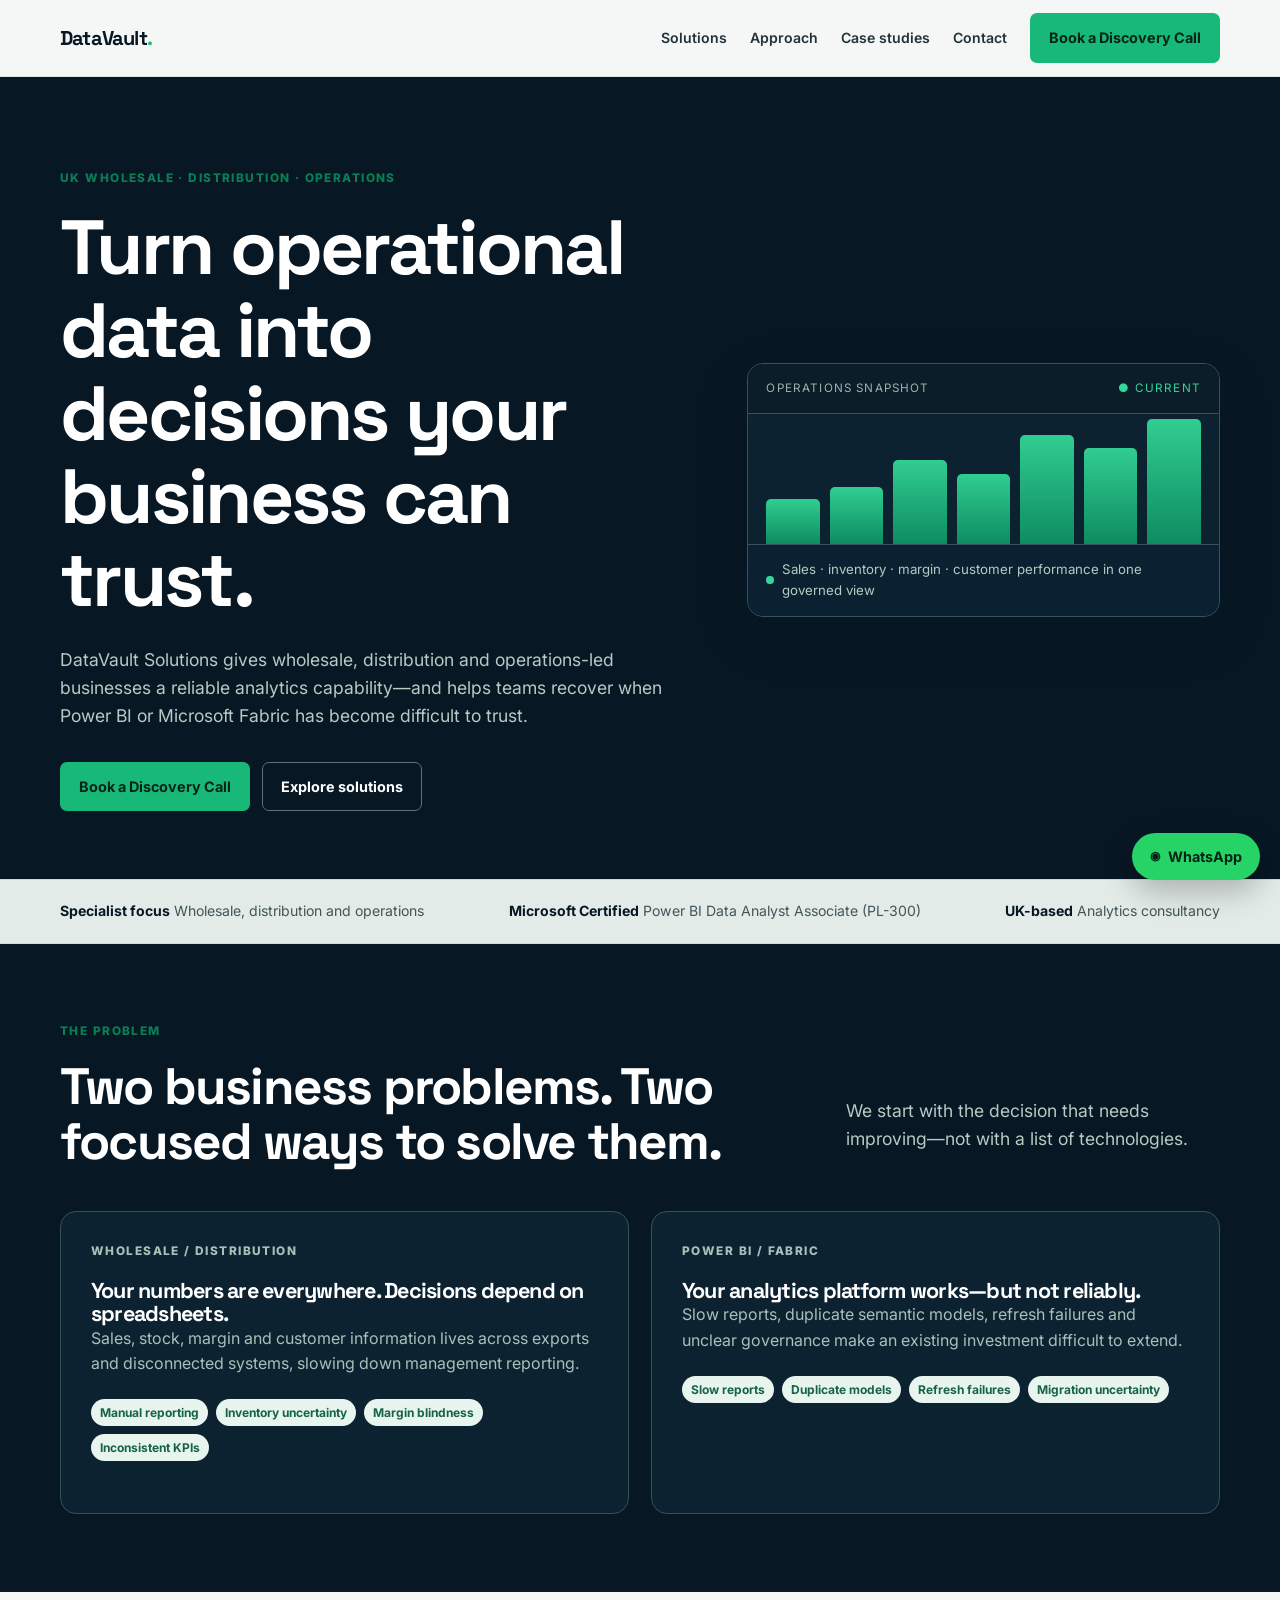
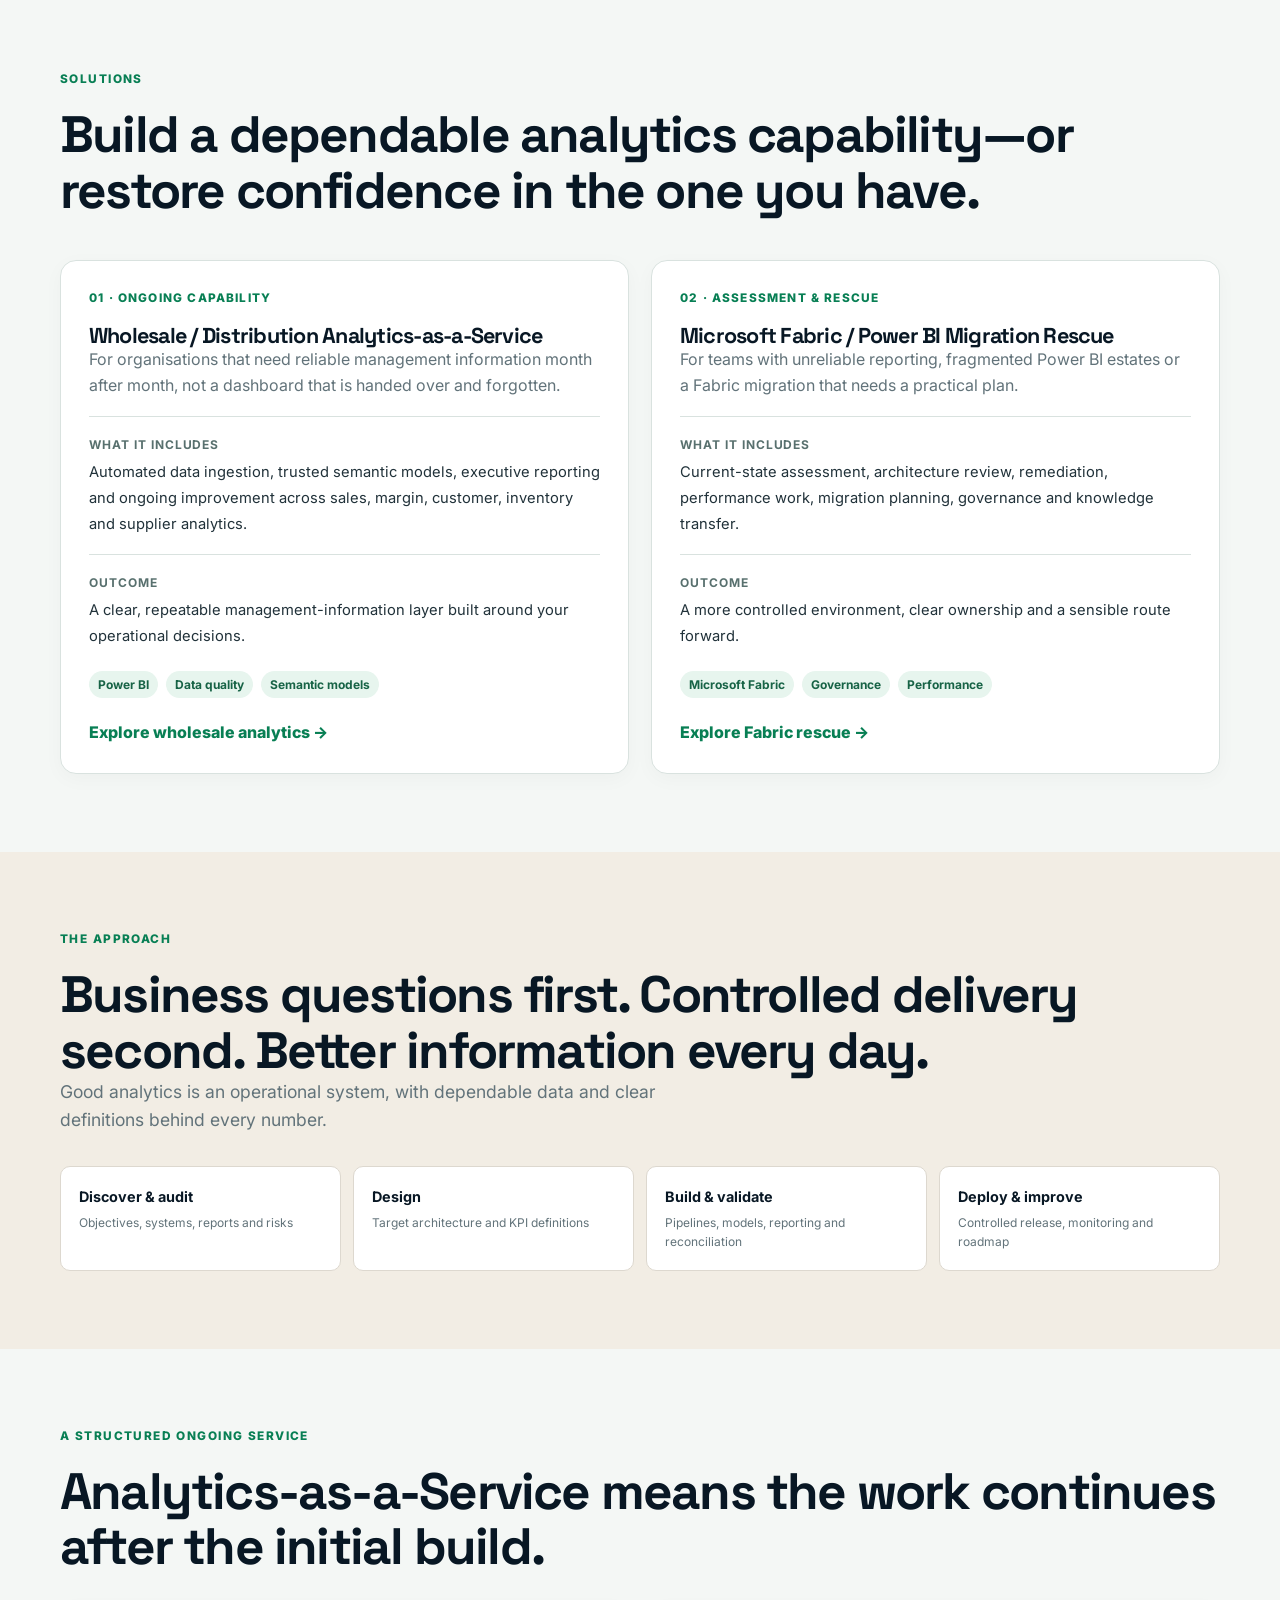
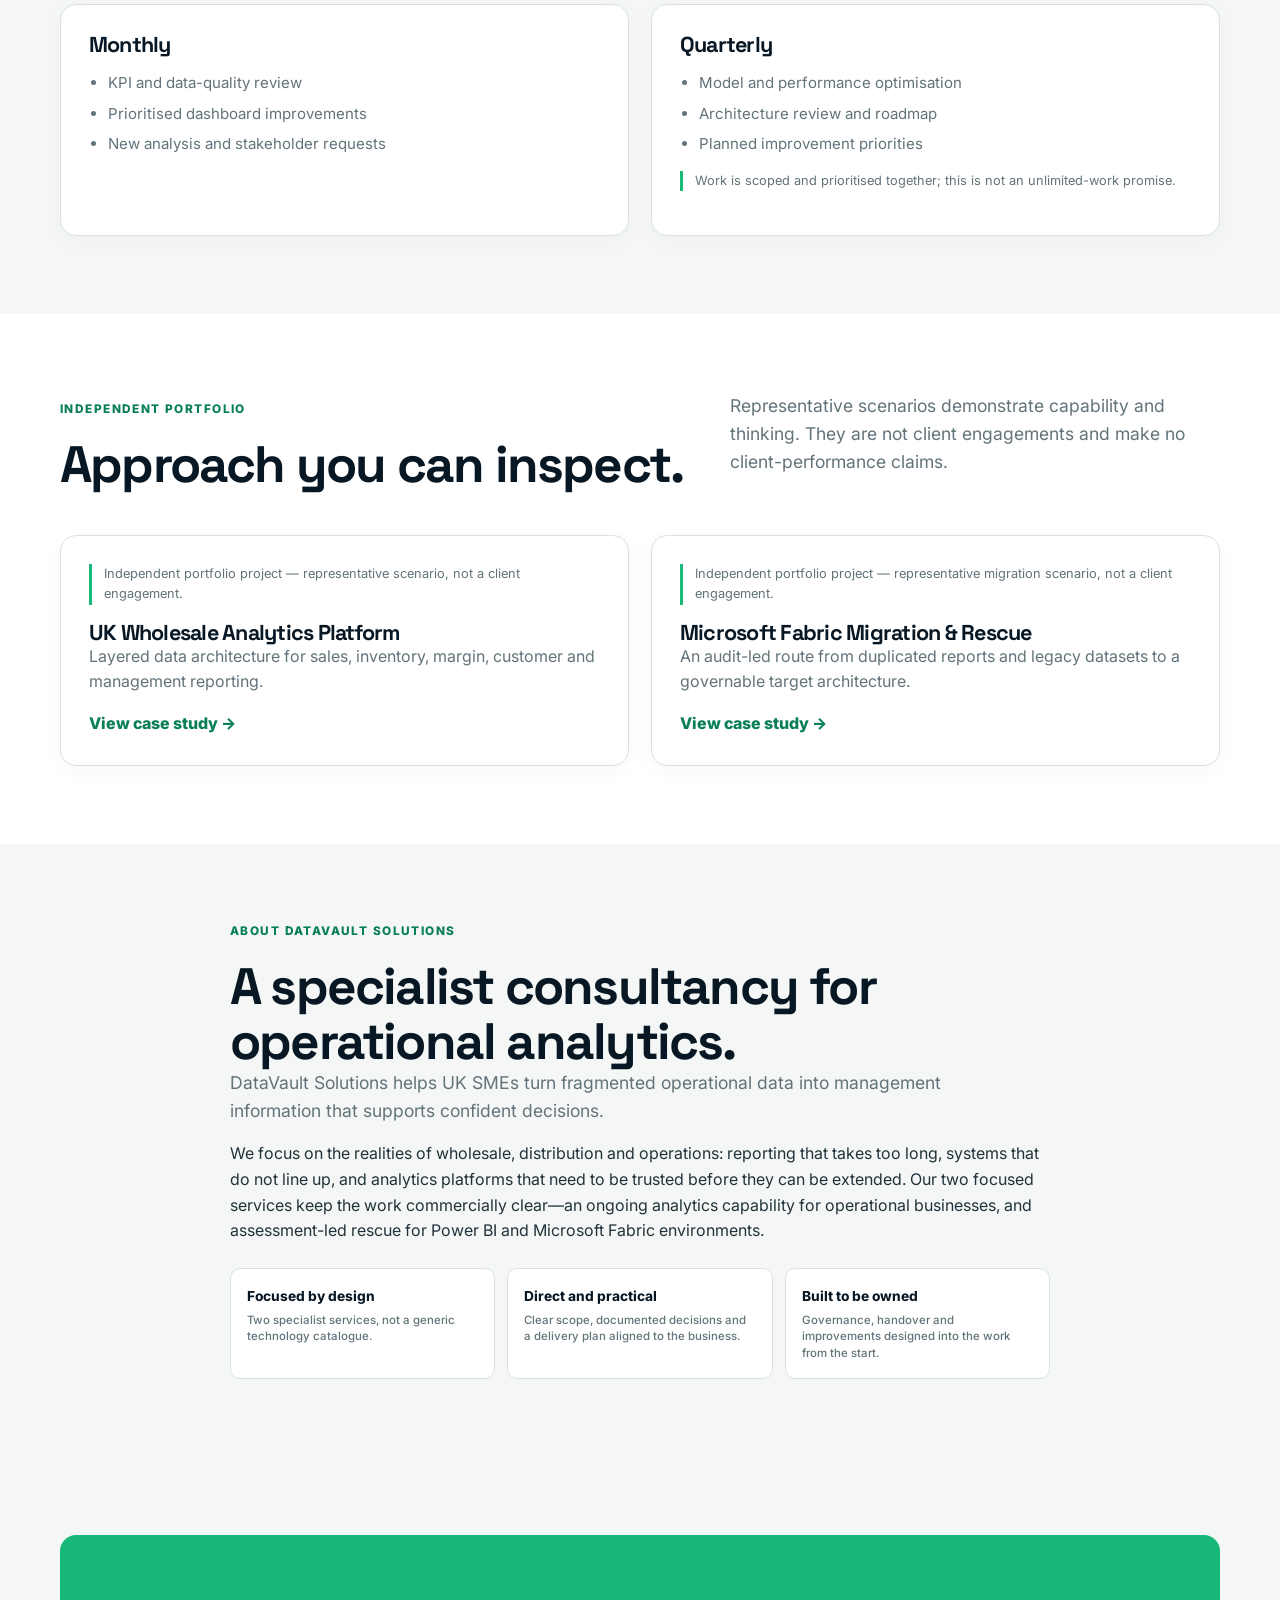
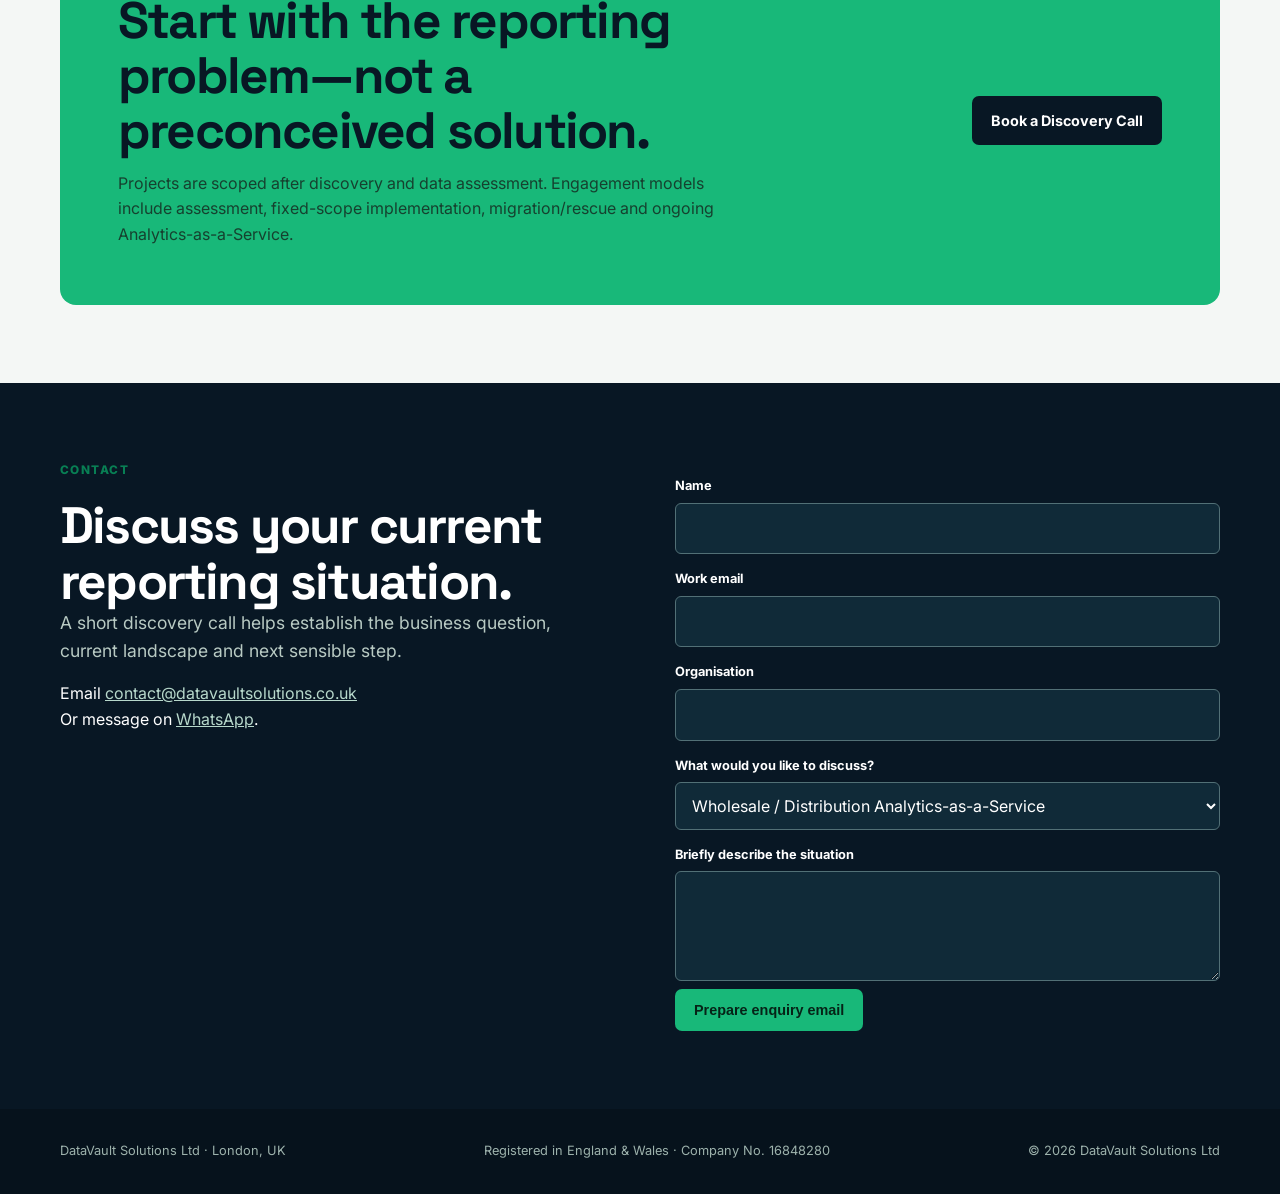
<file: index.html>
<!doctype html><html lang="en-GB"><head><meta charset="utf-8"><meta name="viewport" content="width=device-width,initial-scale=1"><title>Wholesale Analytics & Microsoft Fabric Rescue | DataVault Solutions</title><meta name="description" content="DataVault Solutions helps UK wholesale, distribution and operations-led businesses build trusted Power BI analytics and rescue Microsoft Fabric environments."><meta name="keywords" content="wholesale analytics UK, distribution analytics, Power BI consultancy UK, Microsoft Fabric migration, Power BI rescue, inventory analytics, operations reporting"><meta name="robots" content="index,follow"><link rel="canonical" href="https://www.datavaultsolutions.co.uk/"><meta property="og:type" content="website"><meta property="og:title" content="Wholesale Analytics & Microsoft Fabric Rescue | DataVault Solutions"><meta property="og:description" content="Turn fragmented operational data into a reliable decision system."><meta property="og:url" content="https://www.datavaultsolutions.co.uk/"><link rel="preconnect" href="https://fonts.googleapis.com"><link rel="preconnect" href="https://fonts.gstatic.com" crossorigin><link href="https://fonts.googleapis.com/css2?family=Inter:wght@400;500;600;700;800&family=Space+Grotesk:wght@500;600;700&display=swap" rel="stylesheet"><link rel="stylesheet" href="/assets/css/site.css"><script type="application/ld+json">{"@context":"https://schema.org","@type":"ProfessionalService","name":"DataVault Solutions Ltd","url":"https://www.datavaultsolutions.co.uk/","description":"Wholesale and distribution analytics consultancy and Microsoft Fabric migration rescue for UK SMEs.","areaServed":"GB","serviceType":["Wholesale analytics","Distribution analytics","Power BI consulting","Microsoft Fabric migration rescue"]}</script></head><body><a class="skip" href="#main">Skip to content</a><header class="site-header"><nav class="nav wrap"><a class="brand" href="/">DataVault<i>.</i></a><div class="nav-links"><a href="#solutions">Solutions</a><a href="#approach">Approach</a><a href="#case-studies">Case studies</a><a href="#contact">Contact</a><a class="button primary" href="#contact">Book a Discovery Call</a></div></nav></header><main id="main">
<section class="hero"><div class="wrap hero-inner hero-grid"><div><p class="eyebrow">UK wholesale · distribution · operations</p><h1>Turn operational data into decisions your business can trust.</h1><p class="lead">DataVault Solutions gives wholesale, distribution and operations-led businesses a reliable analytics capability—and helps teams recover when Power BI or Microsoft Fabric has become difficult to trust.</p><div class="hero-actions"><a class="button primary" href="#contact">Book a Discovery Call</a><a class="button secondary" href="#solutions">Explore solutions</a></div></div><div class="hero-panel" aria-label="Illustrative analytics dashboard"><div class="panel-title">Operations snapshot <span style="float:right;color:#35d69a">● Current</span></div><div class="chart" aria-hidden="true"><span style="height:35%"></span><span></span><span></span><span></span><span></span><span></span><span></span></div><div class="signal"><b></b> Sales · inventory · margin · customer performance in one governed view</div></div></div></section>
<aside class="trust"><div class="wrap trust-inner"><span><b>Specialist focus</b> Wholesale, distribution and operations</span><span><b>Microsoft Certified</b> Power BI Data Analyst Associate (PL-300)</span><span><b>UK-based</b> Analytics consultancy</span></div></aside>
<section class="problem"><div class="wrap"><div class="section-head"><div><p class="eyebrow">The problem</p><h2>Two business problems. Two focused ways to solve them.</h2></div><p class="lead">We start with the decision that needs improving—not with a list of technologies.</p></div><div class="grid-2"><article class="problem-card"><p class="eyebrow">Wholesale / distribution</p><h3>Your numbers are everywhere. Decisions depend on spreadsheets.</h3><p>Sales, stock, margin and customer information lives across exports and disconnected systems, slowing down management reporting.</p><div class="tag-list"><span class="tag">Manual reporting</span><span class="tag">Inventory uncertainty</span><span class="tag">Margin blindness</span><span class="tag">Inconsistent KPIs</span></div></article><article class="problem-card"><p class="eyebrow">Power BI / Fabric</p><h3>Your analytics platform works—but not reliably.</h3><p>Slow reports, duplicate semantic models, refresh failures and unclear governance make an existing investment difficult to extend.</p><div class="tag-list"><span class="tag">Slow reports</span><span class="tag">Duplicate models</span><span class="tag">Refresh failures</span><span class="tag">Migration uncertainty</span></div></article></div></div></section>
<section id="solutions"><div class="wrap"><div class="section-head"><div><p class="eyebrow">Solutions</p><h2>Build a dependable analytics capability—or restore confidence in the one you have.</h2></div></div><div class="grid-2"><article class="card"><p class="number">01 · ONGOING CAPABILITY</p><h3>Wholesale / Distribution Analytics-as-a-Service</h3><p>For organisations that need reliable management information month after month, not a dashboard that is handed over and forgotten.</p><div class="service-detail"><b>What it includes</b><span>Automated data ingestion, trusted semantic models, executive reporting and ongoing improvement across sales, margin, customer, inventory and supplier analytics.</span></div><div class="service-detail"><b>Outcome</b><span>A clear, repeatable management-information layer built around your operational decisions.</span></div><p class="tag-list"><span class="tag">Power BI</span><span class="tag">Data quality</span><span class="tag">Semantic models</span></p><a class="link-arrow" href="/services/wholesale-analytics/">Explore wholesale analytics →</a></article><article class="card"><p class="number">02 · ASSESSMENT & RESCUE</p><h3>Microsoft Fabric / Power BI Migration Rescue</h3><p>For teams with unreliable reporting, fragmented Power BI estates or a Fabric migration that needs a practical plan.</p><div class="service-detail"><b>What it includes</b><span>Current-state assessment, architecture review, remediation, performance work, migration planning, governance and knowledge transfer.</span></div><div class="service-detail"><b>Outcome</b><span>A more controlled environment, clear ownership and a sensible route forward.</span></div><p class="tag-list"><span class="tag">Microsoft Fabric</span><span class="tag">Governance</span><span class="tag">Performance</span></p><a class="link-arrow" href="/services/fabric-migration-rescue/">Explore Fabric rescue →</a></article></div></div></section>
<section id="approach" class="architecture"><div class="wrap"><p class="eyebrow">The approach</p><h2>Business questions first. Controlled delivery second. Better information every day.</h2><p class="lead">Good analytics is an operational system, with dependable data and clear definitions behind every number.</p><div class="architecture-flow" style="margin-top:32px"><div>Discover & audit<small>Objectives, systems, reports and risks</small></div><div>Design<small>Target architecture and KPI definitions</small></div><div>Build & validate<small>Pipelines, models, reporting and reconciliation</small></div><div>Deploy & improve<small>Controlled release, monitoring and roadmap</small></div></div></div></section>
<section><div class="wrap"><p class="eyebrow">A structured ongoing service</p><h2>Analytics-as-a-Service means the work continues after the initial build.</h2><div class="grid-2" style="margin-top:30px"><article class="card"><h3>Monthly</h3><ul><li>KPI and data-quality review</li><li>Prioritised dashboard improvements</li><li>New analysis and stakeholder requests</li></ul></article><article class="card"><h3>Quarterly</h3><ul><li>Model and performance optimisation</li><li>Architecture review and roadmap</li><li>Planned improvement priorities</li></ul><p class="notice">Work is scoped and prioritised together; this is not an unlimited-work promise.</p></article></div></div></section>
<section id="case-studies" class="proof"><div class="wrap"><div class="section-head"><div><p class="eyebrow">Independent portfolio</p><h2>Approach you can inspect.</h2></div><p class="lead">Representative scenarios demonstrate capability and thinking. They are not client engagements and make no client-performance claims.</p></div><div class="grid-2"><article class="card"><p class="notice">Independent portfolio project — representative scenario, not a client engagement.</p><h3 style="margin-top:16px">UK Wholesale Analytics Platform</h3><p>Layered data architecture for sales, inventory, margin, customer and management reporting.</p><a class="link-arrow" href="/case-studies/wholesale-analytics-platform/">View case study →</a></article><article class="card"><p class="notice">Independent portfolio project — representative migration scenario, not a client engagement.</p><h3 style="margin-top:16px">Microsoft Fabric Migration & Rescue</h3><p>An audit-led route from duplicated reports and legacy datasets to a governable target architecture.</p><a class="link-arrow" href="/case-studies/fabric-migration-rescue/">View case study →</a></article></div></div></section>
<section id="about"><div class="wrap company-about"><p class="eyebrow">About DataVault Solutions</p><h2>A specialist consultancy for operational analytics.</h2><p class="lead">DataVault Solutions helps UK SMEs turn fragmented operational data into management information that supports confident decisions.</p><p>We focus on the realities of wholesale, distribution and operations: reporting that takes too long, systems that do not line up, and analytics platforms that need to be trusted before they can be extended. Our two focused services keep the work commercially clear—an ongoing analytics capability for operational businesses, and assessment-led rescue for Power BI and Microsoft Fabric environments.</p><div class="company-pillars"><div>Focused by design<small>Two specialist services, not a generic technology catalogue.</small></div><div>Direct and practical<small>Clear scope, documented decisions and a delivery plan aligned to the business.</small></div><div>Built to be owned<small>Governance, handover and improvements designed into the work from the start.</small></div></div></div></section>
<section><div class="wrap callout"><div><h2>Start with the reporting problem—not a preconceived solution.</h2><p>Projects are scoped after discovery and data assessment. Engagement models include assessment, fixed-scope implementation, migration/rescue and ongoing Analytics-as-a-Service.</p></div><a class="button" href="#contact">Book a Discovery Call</a></div></section>
<section class="contact" id="contact"><div class="wrap contact-grid"><div><p class="eyebrow">Contact</p><h2>Discuss your current reporting situation.</h2><p class="lead">A short discovery call helps establish the business question, current landscape and next sensible step.</p><p>Email <a href="mailto:contact@datavaultsolutions.co.uk">contact@datavaultsolutions.co.uk</a><br>Or message on <a href="https://wa.me/447404487866?text=Hello%20DataVault%20Solutions%2C%20I%27d%20like%20to%20discuss%20our%20reporting%20and%20analytics.">WhatsApp</a>.</p></div><form class="contact-form" data-enquiry><label for="name">Name</label><input id="name" name="name" required><label for="email">Work email</label><input id="email" name="email" type="email" required><label for="company">Organisation</label><input id="company" name="company"><label for="service">What would you like to discuss?</label><select id="service" name="service"><option>Wholesale / Distribution Analytics-as-a-Service</option><option>Microsoft Fabric / Power BI Migration Rescue</option><option>Not sure yet</option></select><label for="message">Briefly describe the situation</label><textarea id="message" name="message" required></textarea><button class="button primary" type="submit">Prepare enquiry email</button></form></div></section></main><a class="button whatsapp-float" href="https://wa.me/447404487866?text=Hello%20DataVault%20Solutions%2C%20I%27d%20like%20to%20discuss%20our%20reporting%20and%20analytics." aria-label="Chat with DataVault Solutions on WhatsApp">WhatsApp</a><footer class="site-footer"><div class="wrap footer-inner"><span>DataVault Solutions Ltd · London, UK</span><span>Registered in England & Wales · Company No. 16848280</span><span>© 2026 DataVault Solutions Ltd</span></div></footer><script src="/assets/js/site.js"></script></body></html>
</file>
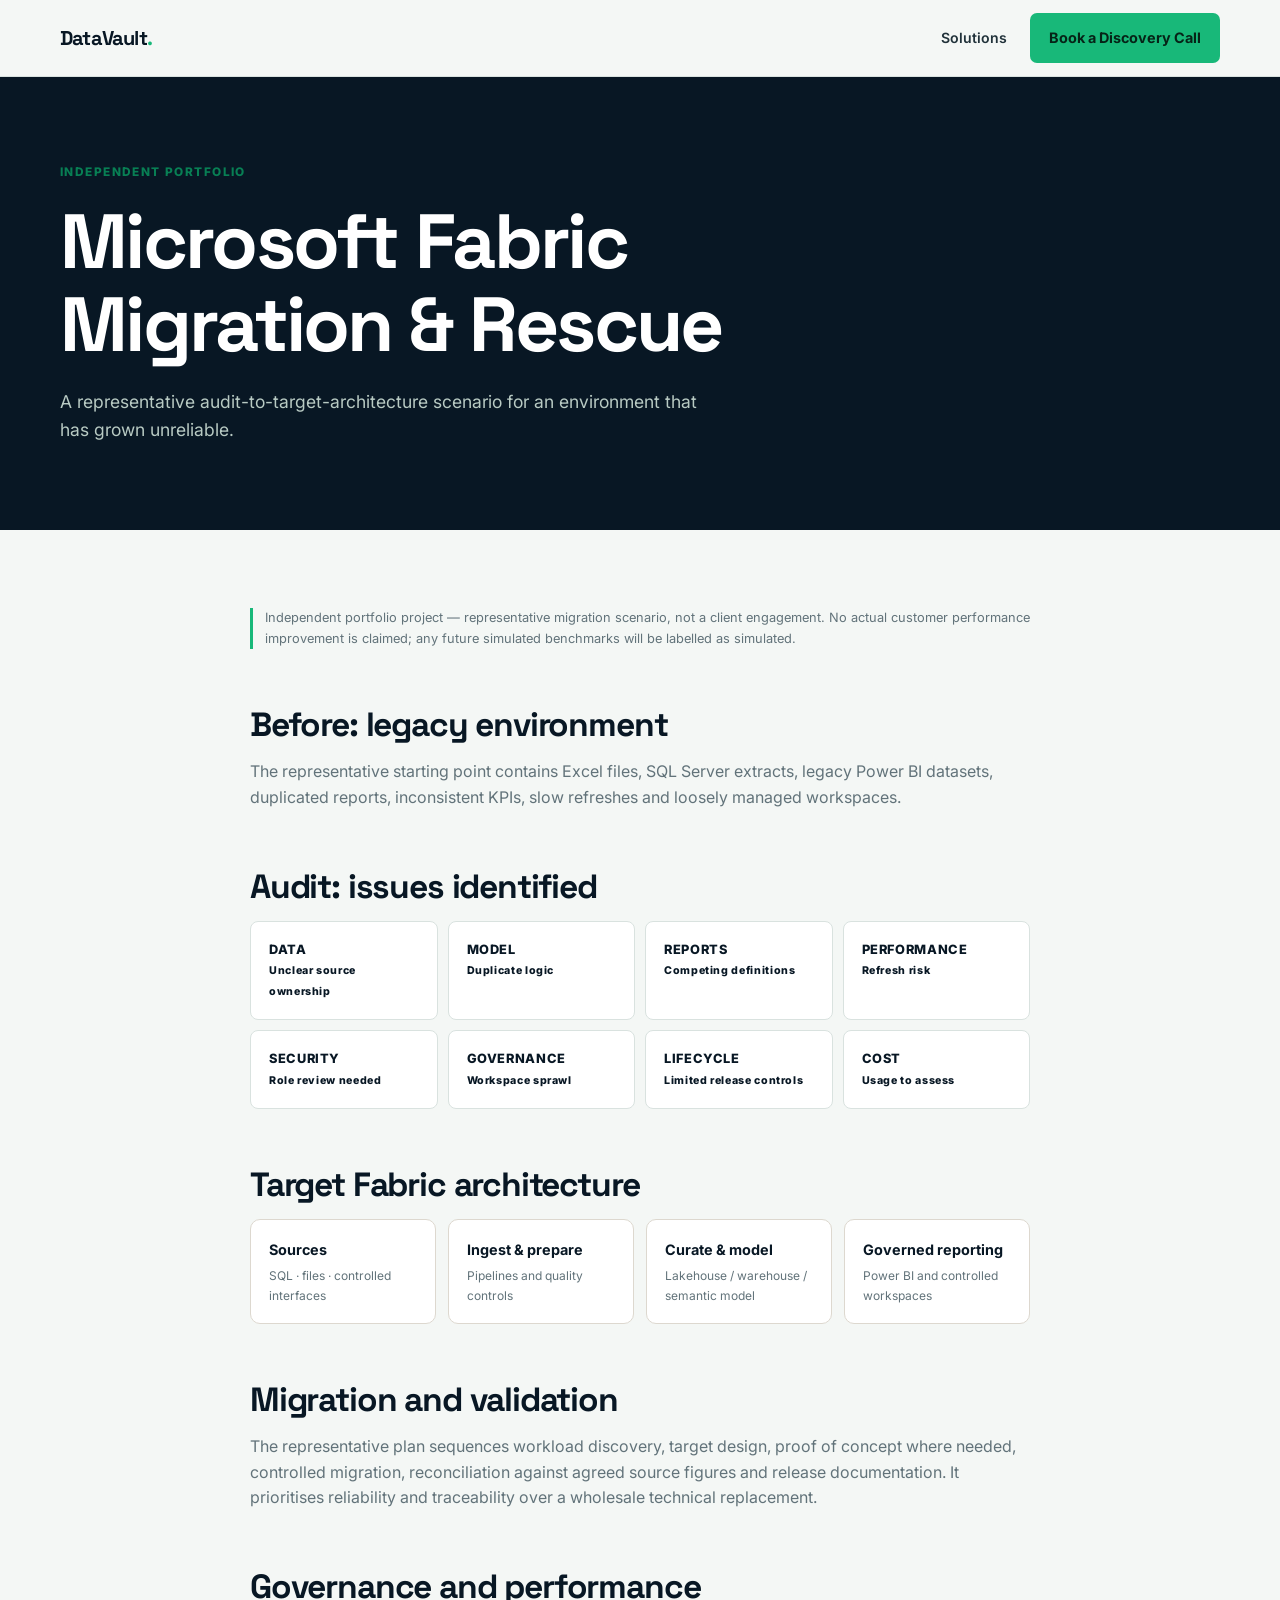
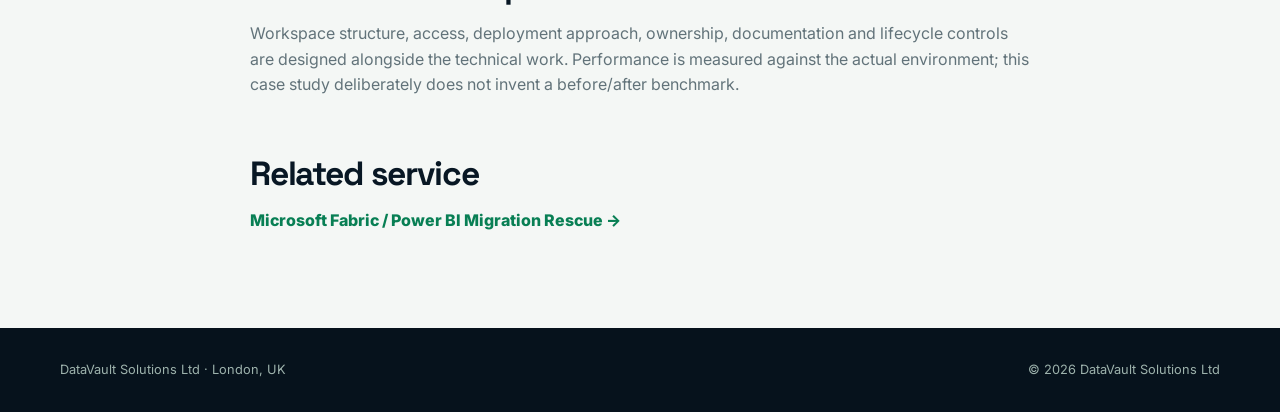
<file: case-studies/fabric-migration-rescue/index.html>
<!doctype html><html lang="en-GB"><head><meta charset="utf-8"><meta name="viewport" content="width=device-width,initial-scale=1"><title>Microsoft Fabric Migration & Rescue | DataVault Portfolio</title><meta name="description" content="Independent portfolio project: representative Microsoft Fabric migration and rescue scenario."><link rel="canonical" href="https://www.datavaultsolutions.co.uk/case-studies/fabric-migration-rescue/"><link rel="stylesheet" href="/assets/css/site.css"><link rel="preconnect" href="https://fonts.googleapis.com"><link href="https://fonts.googleapis.com/css2?family=Inter:wght@400;500;600;700;800&family=Space+Grotesk:wght@500;600;700&display=swap" rel="stylesheet"></head><body><header class="site-header"><nav class="nav wrap"><a class="brand" href="/">DataVault<i>.</i></a><div class="nav-links"><a href="/#solutions">Solutions</a><a href="/#contact" class="button primary">Book a Discovery Call</a></div></nav></header><main><section class="page-hero"><div class="wrap"><p class="eyebrow">Independent portfolio</p><h1>Microsoft Fabric Migration & Rescue</h1><p class="lead">A representative audit-to-target-architecture scenario for an environment that has grown unreliable.</p></div></section><section><article class="wrap content"><p class="notice">Independent portfolio project — representative migration scenario, not a client engagement. No actual customer performance improvement is claimed; any future simulated benchmarks will be labelled as simulated.</p><h2>Before: legacy environment</h2><p>The representative starting point contains Excel files, SQL Server extracts, legacy Power BI datasets, duplicated reports, inconsistent KPIs, slow refreshes and loosely managed workspaces.</p><h2>Audit: issues identified</h2><div class="audit-grid"><div>DATA<br><small>Unclear source ownership</small></div><div>MODEL<br><small>Duplicate logic</small></div><div>REPORTS<br><small>Competing definitions</small></div><div>PERFORMANCE<br><small>Refresh risk</small></div><div>SECURITY<br><small>Role review needed</small></div><div>GOVERNANCE<br><small>Workspace sprawl</small></div><div>LIFECYCLE<br><small>Limited release controls</small></div><div>COST<br><small>Usage to assess</small></div></div><h2>Target Fabric architecture</h2><div class="architecture-flow"><div>Sources<small>SQL · files · controlled interfaces</small></div><div>Ingest & prepare<small>Pipelines and quality controls</small></div><div>Curate & model<small>Lakehouse / warehouse / semantic model</small></div><div>Governed reporting<small>Power BI and controlled workspaces</small></div></div><h2>Migration and validation</h2><p>The representative plan sequences workload discovery, target design, proof of concept where needed, controlled migration, reconciliation against agreed source figures and release documentation. It prioritises reliability and traceability over a wholesale technical replacement.</p><h2>Governance and performance</h2><p>Workspace structure, access, deployment approach, ownership, documentation and lifecycle controls are designed alongside the technical work. Performance is measured against the actual environment; this case study deliberately does not invent a before/after benchmark.</p><h2>Related service</h2><p><a class="link-arrow" href="/services/fabric-migration-rescue/">Microsoft Fabric / Power BI Migration Rescue →</a></p></article></section></main><footer class="site-footer"><div class="wrap footer-inner"><span>DataVault Solutions Ltd · London, UK</span><span>© 2026 DataVault Solutions Ltd</span></div></footer></body></html>
</file>
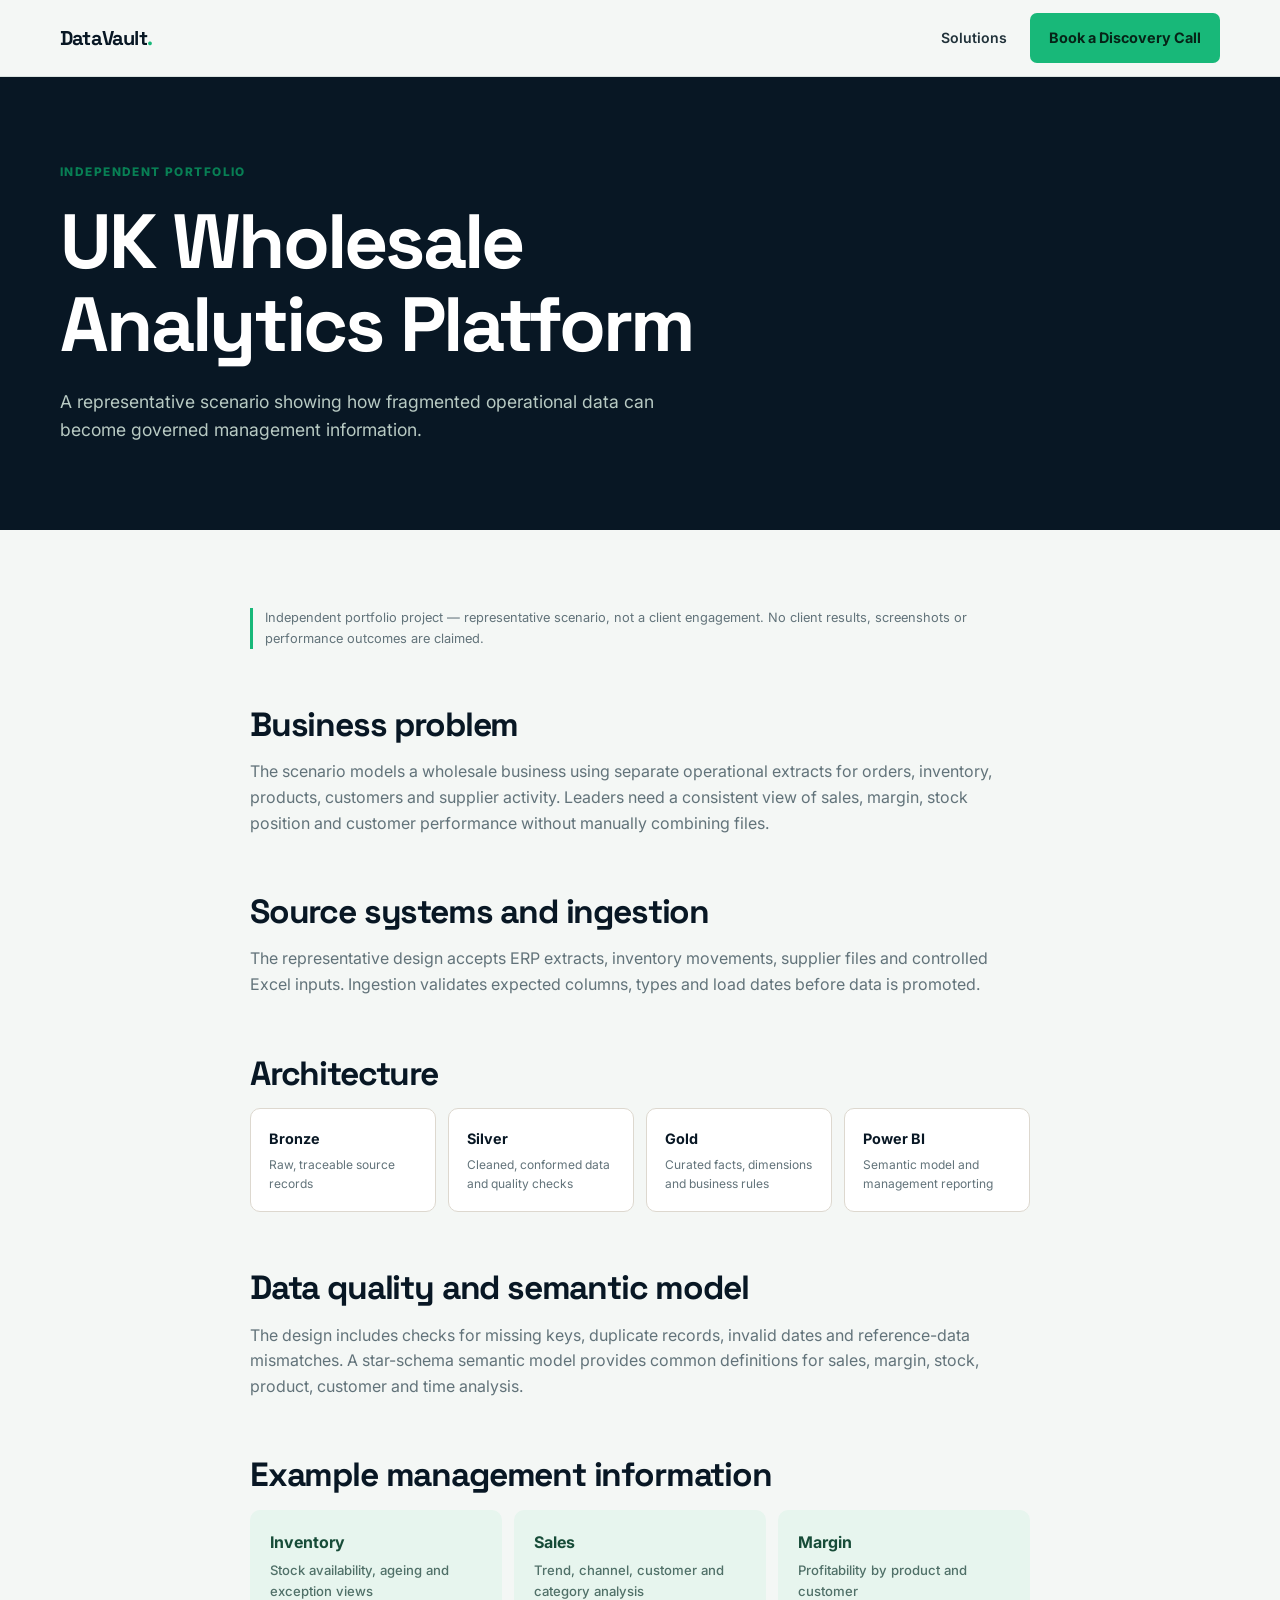
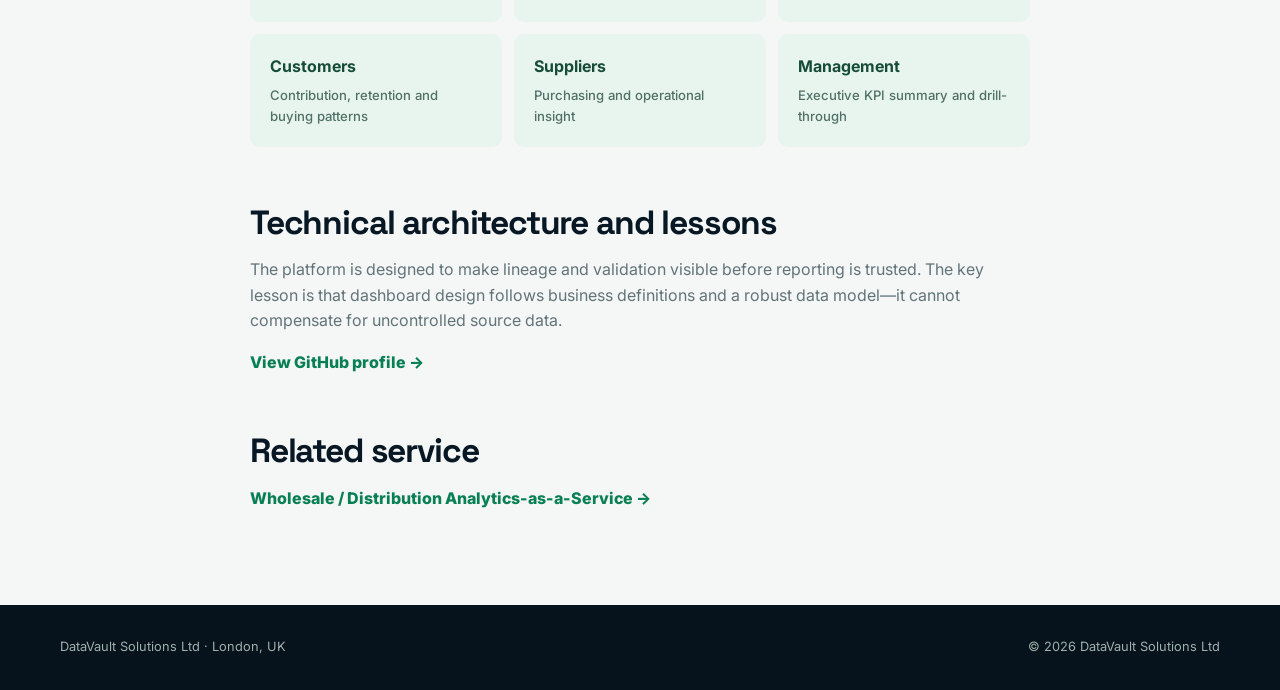
<file: case-studies/wholesale-analytics-platform/index.html>
<!doctype html><html lang="en-GB"><head><meta charset="utf-8"><meta name="viewport" content="width=device-width,initial-scale=1"><title>UK Wholesale Analytics Platform | DataVault Portfolio</title><meta name="description" content="Independent portfolio project: representative wholesale analytics platform architecture."><meta name="robots" content="index,follow"><link rel="canonical" href="https://www.datavaultsolutions.co.uk/case-studies/wholesale-analytics-platform/"><link rel="stylesheet" href="/assets/css/site.css"><link rel="preconnect" href="https://fonts.googleapis.com"><link href="https://fonts.googleapis.com/css2?family=Inter:wght@400;500;600;700;800&family=Space+Grotesk:wght@500;600;700&display=swap" rel="stylesheet"></head><body><header class="site-header"><nav class="nav wrap"><a class="brand" href="/">DataVault<i>.</i></a><div class="nav-links"><a href="/#solutions">Solutions</a><a href="/#contact" class="button primary">Book a Discovery Call</a></div></nav></header><main><section class="page-hero"><div class="wrap"><p class="eyebrow">Independent portfolio</p><h1>UK Wholesale Analytics Platform</h1><p class="lead">A representative scenario showing how fragmented operational data can become governed management information.</p></div></section><section><article class="wrap content"><p class="notice">Independent portfolio project — representative scenario, not a client engagement. No client results, screenshots or performance outcomes are claimed.</p><h2>Business problem</h2><p>The scenario models a wholesale business using separate operational extracts for orders, inventory, products, customers and supplier activity. Leaders need a consistent view of sales, margin, stock position and customer performance without manually combining files.</p><h2>Source systems and ingestion</h2><p>The representative design accepts ERP extracts, inventory movements, supplier files and controlled Excel inputs. Ingestion validates expected columns, types and load dates before data is promoted.</p><h2>Architecture</h2><div class="architecture-flow"><div>Bronze<small>Raw, traceable source records</small></div><div>Silver<small>Cleaned, conformed data and quality checks</small></div><div>Gold<small>Curated facts, dimensions and business rules</small></div><div>Power BI<small>Semantic model and management reporting</small></div></div><h2>Data quality and semantic model</h2><p>The design includes checks for missing keys, duplicate records, invalid dates and reference-data mismatches. A star-schema semantic model provides common definitions for sales, margin, stock, product, customer and time analysis.</p><h2>Example management information</h2><div class="metric-grid"><div>Inventory<span>Stock availability, ageing and exception views</span></div><div>Sales<span>Trend, channel, customer and category analysis</span></div><div>Margin<span>Profitability by product and customer</span></div><div>Customers<span>Contribution, retention and buying patterns</span></div><div>Suppliers<span>Purchasing and operational insight</span></div><div>Management<span>Executive KPI summary and drill-through</span></div></div><h2>Technical architecture and lessons</h2><p>The platform is designed to make lineage and validation visible before reporting is trusted. The key lesson is that dashboard design follows business definitions and a robust data model—it cannot compensate for uncontrolled source data.</p><p><a class="link-arrow" href="https://github.com/basharali324" rel="noopener">View GitHub profile →</a></p><h2>Related service</h2><p><a class="link-arrow" href="/services/wholesale-analytics/">Wholesale / Distribution Analytics-as-a-Service →</a></p></article></section></main><footer class="site-footer"><div class="wrap footer-inner"><span>DataVault Solutions Ltd · London, UK</span><span>© 2026 DataVault Solutions Ltd</span></div></footer></body></html>
</file>
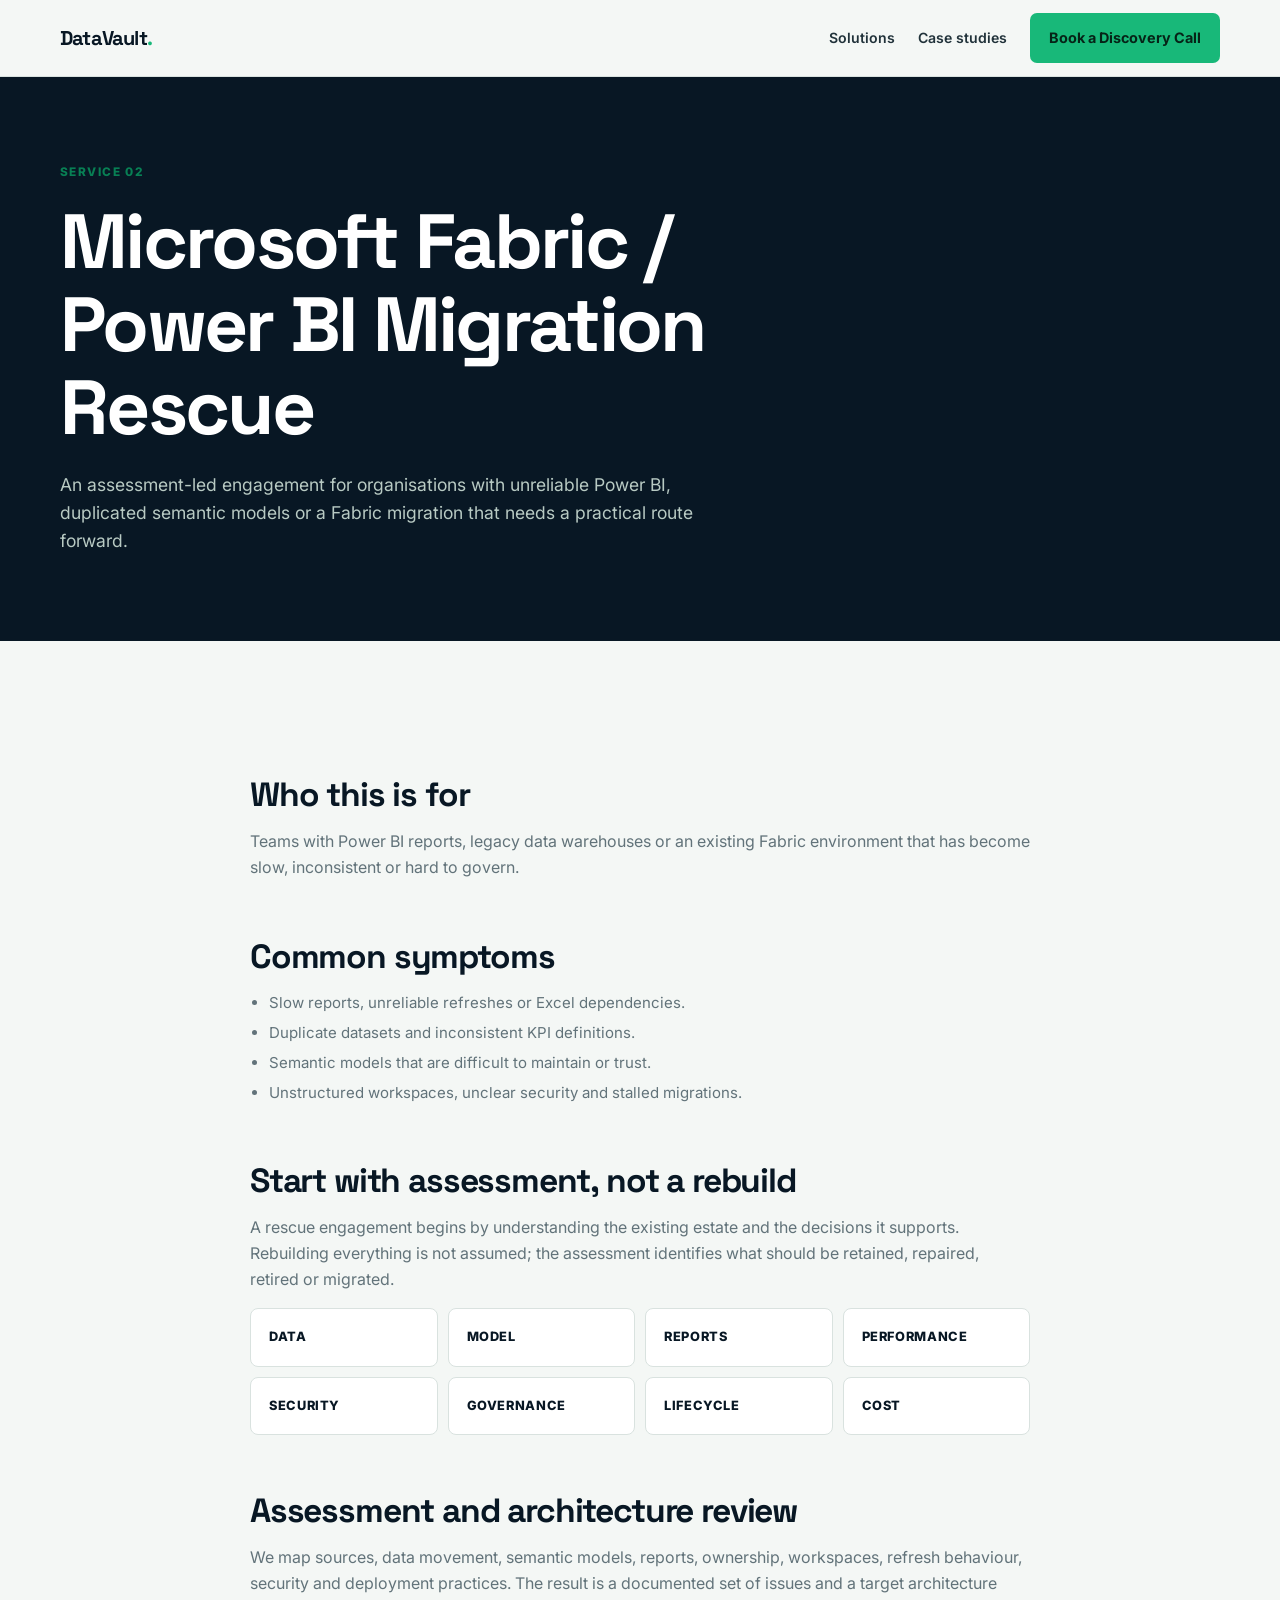
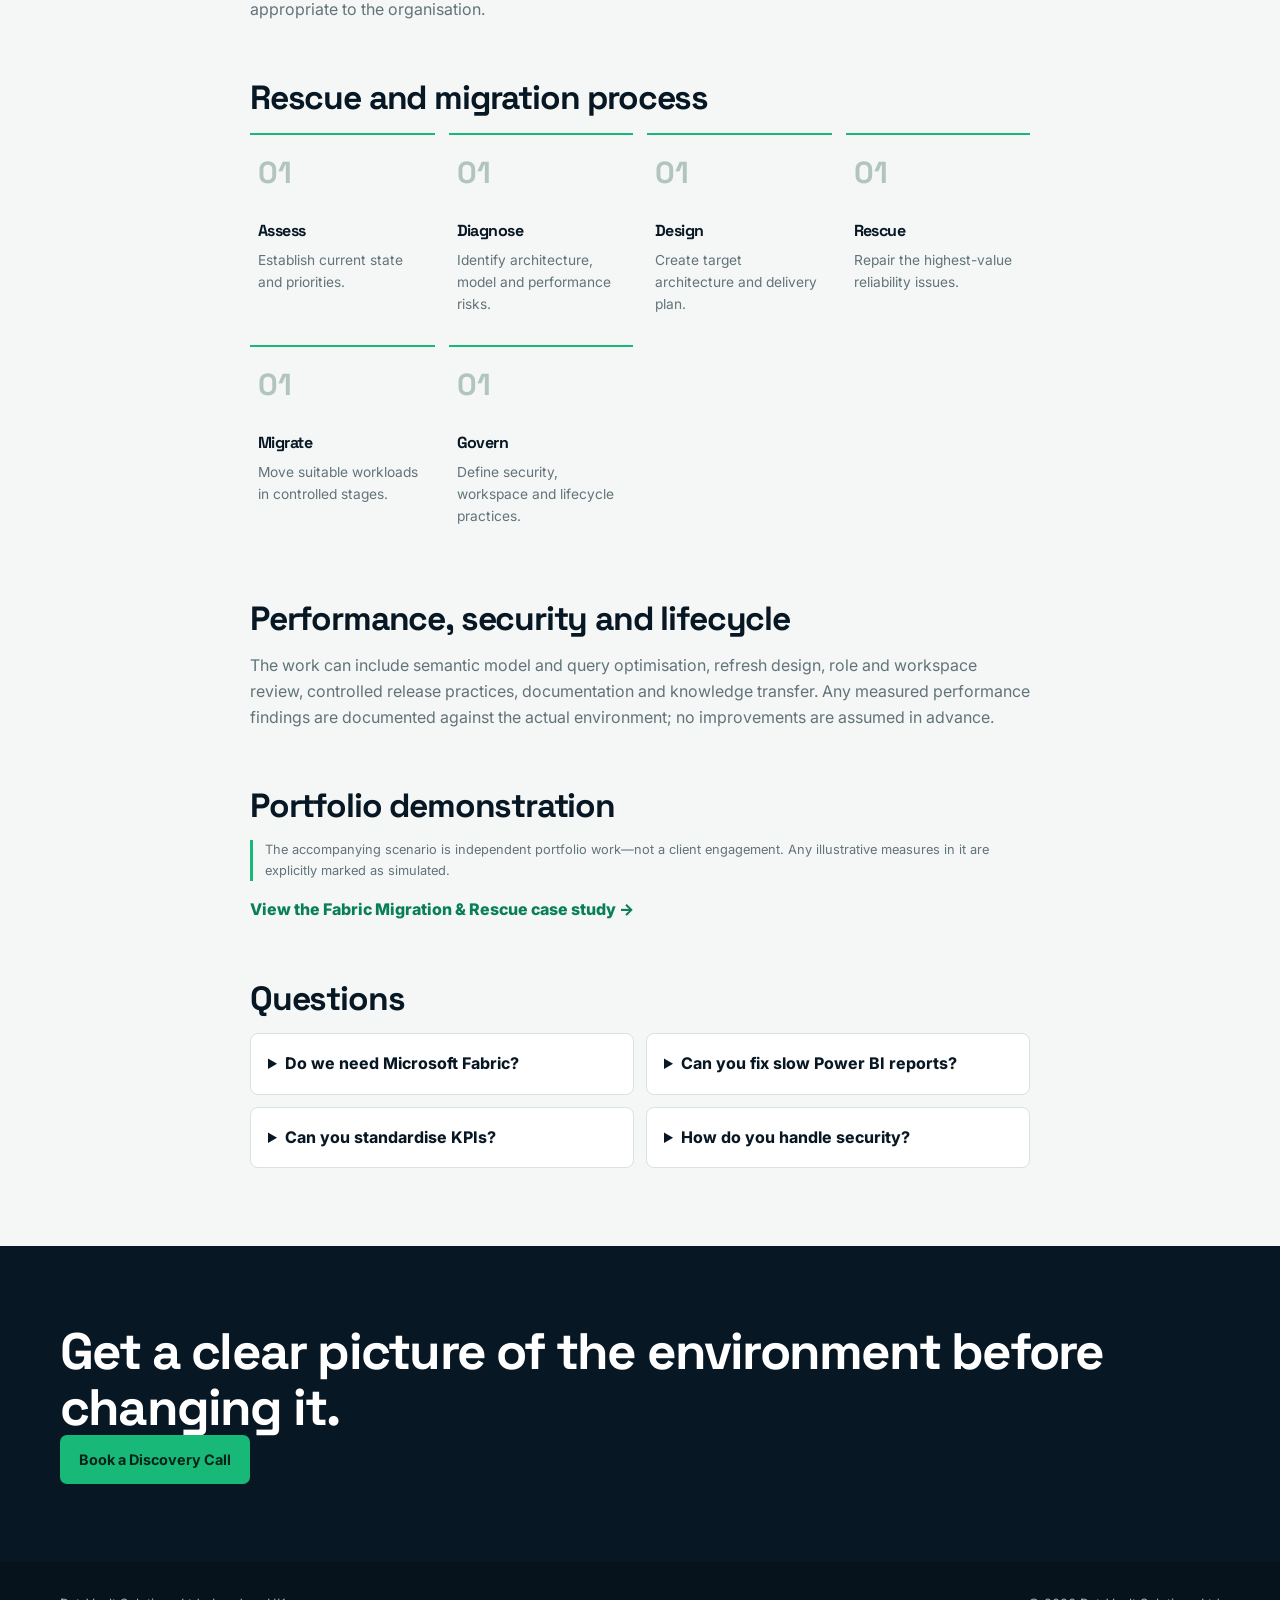
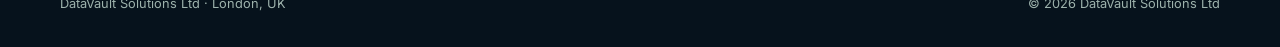
<file: services/fabric-migration-rescue/index.html>
<!doctype html><html lang="en-GB"><head><meta charset="utf-8"><meta name="viewport" content="width=device-width,initial-scale=1"><title>Microsoft Fabric & Power BI Migration Rescue | DataVault Solutions</title><meta name="description" content="Audit, rescue and migrate unreliable Power BI and Microsoft Fabric environments."><link rel="canonical" href="https://www.datavaultsolutions.co.uk/services/fabric-migration-rescue/"><link rel="stylesheet" href="/assets/css/site.css"><link rel="preconnect" href="https://fonts.googleapis.com"><link href="https://fonts.googleapis.com/css2?family=Inter:wght@400;500;600;700;800&family=Space+Grotesk:wght@500;600;700&display=swap" rel="stylesheet"></head><body><header class="site-header"><nav class="nav wrap"><a class="brand" href="/">DataVault<i>.</i></a><div class="nav-links"><a href="/#solutions">Solutions</a><a href="/#case-studies">Case studies</a><a href="/#contact" class="button primary">Book a Discovery Call</a></div></nav></header><main><section class="page-hero"><div class="wrap"><p class="eyebrow">Service 02</p><h1>Microsoft Fabric / Power BI Migration Rescue</h1><p class="lead">An assessment-led engagement for organisations with unreliable Power BI, duplicated semantic models or a Fabric migration that needs a practical route forward.</p></div></section><section><article class="wrap content"><h2>Who this is for</h2><p>Teams with Power BI reports, legacy data warehouses or an existing Fabric environment that has become slow, inconsistent or hard to govern.</p><h2>Common symptoms</h2><ul><li>Slow reports, unreliable refreshes or Excel dependencies.</li><li>Duplicate datasets and inconsistent KPI definitions.</li><li>Semantic models that are difficult to maintain or trust.</li><li>Unstructured workspaces, unclear security and stalled migrations.</li></ul><h2>Start with assessment, not a rebuild</h2><p>A rescue engagement begins by understanding the existing estate and the decisions it supports. Rebuilding everything is not assumed; the assessment identifies what should be retained, repaired, retired or migrated.</p><div class="audit-grid"><div>DATA</div><div>MODEL</div><div>REPORTS</div><div>PERFORMANCE</div><div>SECURITY</div><div>GOVERNANCE</div><div>LIFECYCLE</div><div>COST</div></div><h2>Assessment and architecture review</h2><p>We map sources, data movement, semantic models, reports, ownership, workspaces, refresh behaviour, security and deployment practices. The result is a documented set of issues and a target architecture appropriate to the organisation.</p><h2>Rescue and migration process</h2><div class="steps"><div class="step"><h3>Assess</h3><p>Establish current state and priorities.</p></div><div class="step"><h3>Diagnose</h3><p>Identify architecture, model and performance risks.</p></div><div class="step"><h3>Design</h3><p>Create target architecture and delivery plan.</p></div><div class="step"><h3>Rescue</h3><p>Repair the highest-value reliability issues.</p></div><div class="step"><h3>Migrate</h3><p>Move suitable workloads in controlled stages.</p></div><div class="step"><h3>Govern</h3><p>Define security, workspace and lifecycle practices.</p></div></div><h2>Performance, security and lifecycle</h2><p>The work can include semantic model and query optimisation, refresh design, role and workspace review, controlled release practices, documentation and knowledge transfer. Any measured performance findings are documented against the actual environment; no improvements are assumed in advance.</p><h2>Portfolio demonstration</h2><p class="notice">The accompanying scenario is independent portfolio work—not a client engagement. Any illustrative measures in it are explicitly marked as simulated.</p><p><a class="link-arrow" href="/case-studies/fabric-migration-rescue/">View the Fabric Migration & Rescue case study →</a></p><h2>Questions</h2><div class="faq"><details><summary>Do we need Microsoft Fabric?</summary><p>Not necessarily. The assessment considers the appropriate target architecture rather than assuming one product fits every environment.</p></details><details><summary>Can you fix slow Power BI reports?</summary><p>Performance diagnosis and optimisation can be part of a rescue engagement after review of the specific cause.</p></details><details><summary>Can you standardise KPIs?</summary><p>Yes. Shared definitions and governed semantic models are central to reducing inconsistent reporting.</p></details><details><summary>How do you handle security?</summary><p>Security and workspace practices are reviewed as part of the assessment and designed for the agreed operating model.</p></details></div></article></section><section class="contact"><div class="wrap"><h2>Get a clear picture of the environment before changing it.</h2><a class="button primary" href="/#contact">Book a Discovery Call</a></div></section></main><footer class="site-footer"><div class="wrap footer-inner"><span>DataVault Solutions Ltd · London, UK</span><span>© 2026 DataVault Solutions Ltd</span></div></footer></body></html>
</file>
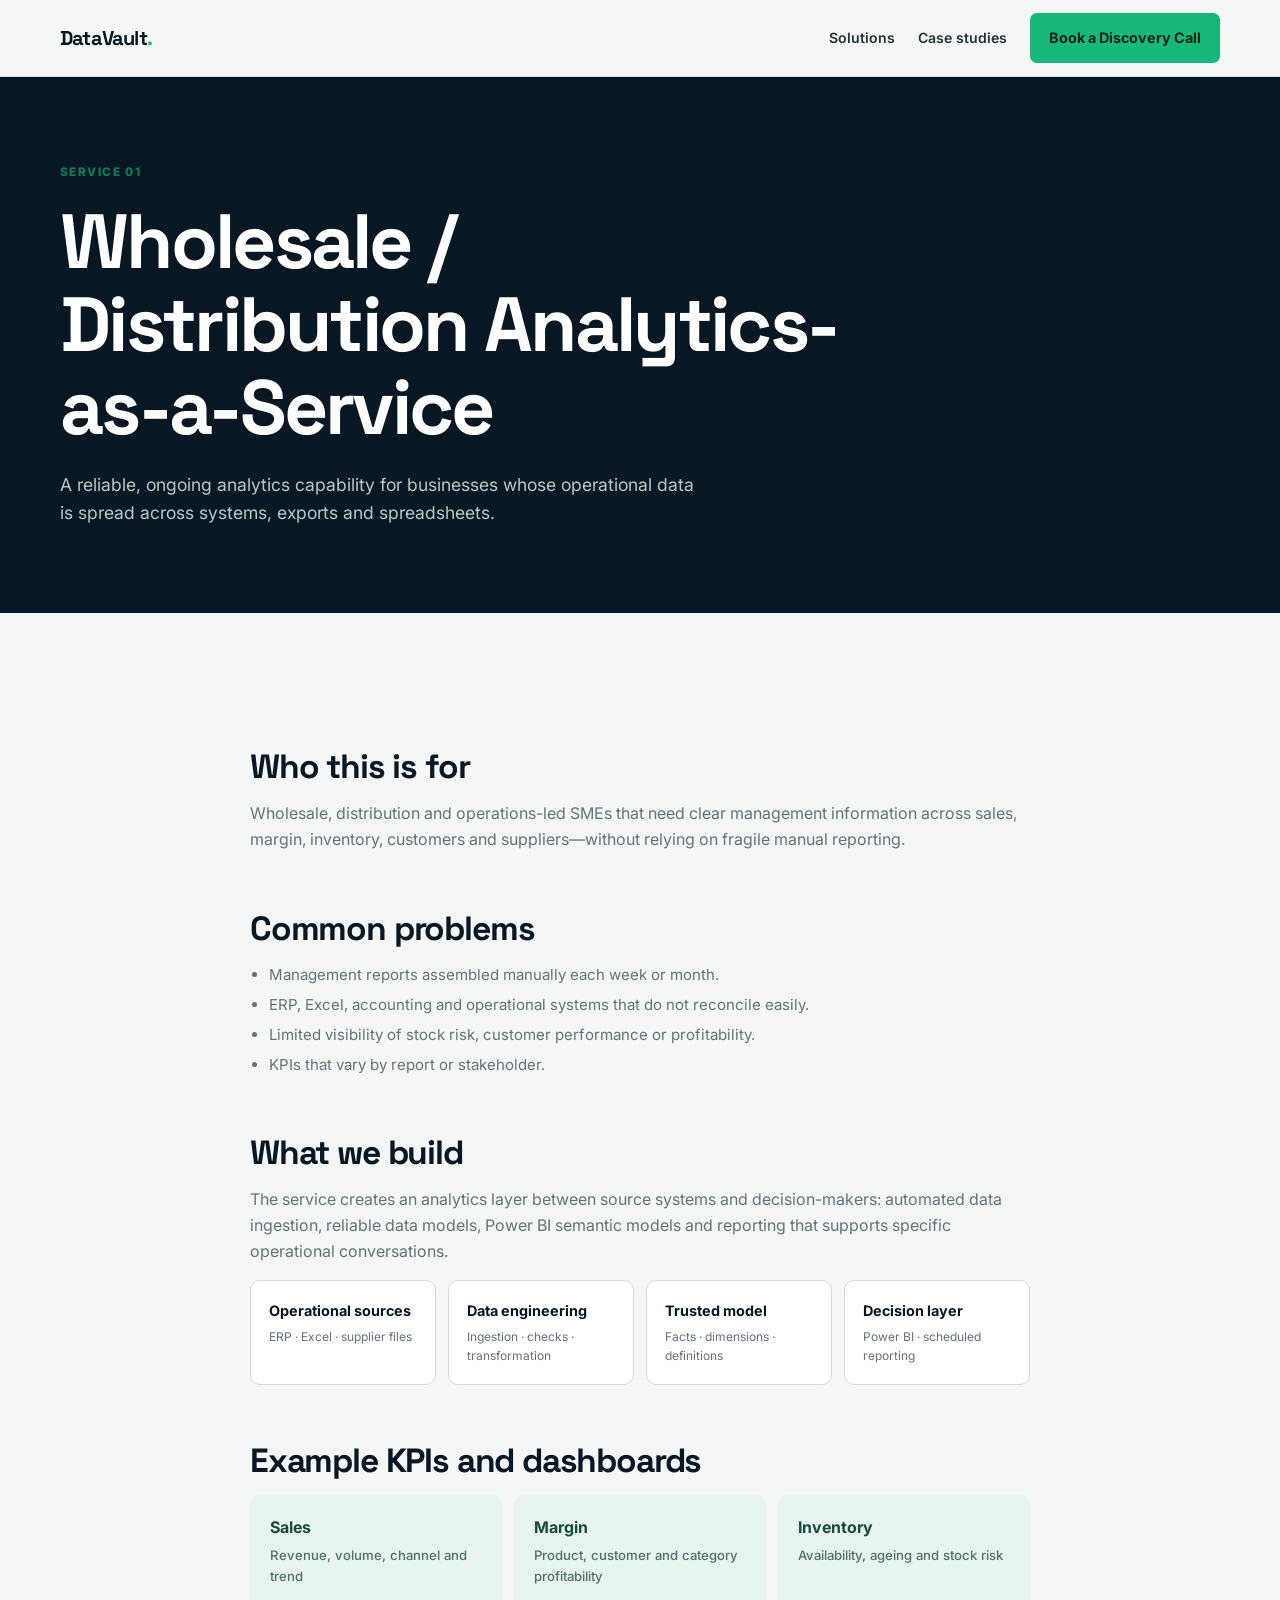
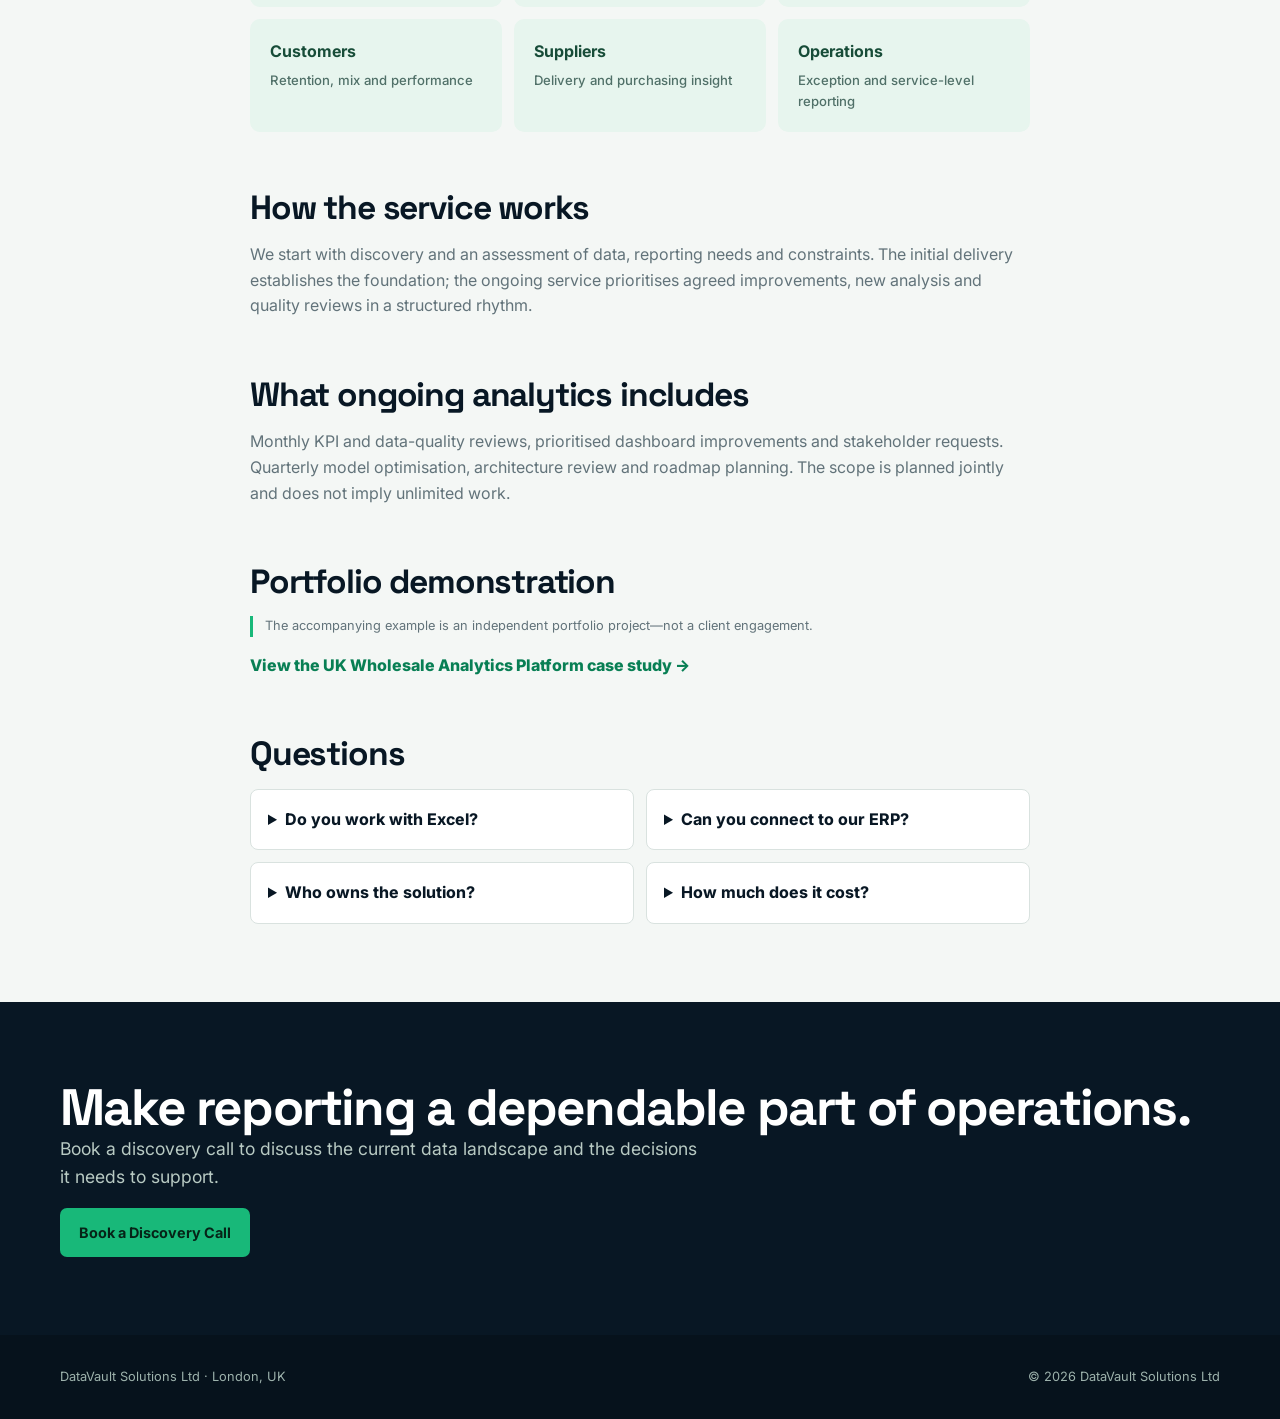
<file: services/wholesale-analytics/index.html>
<!doctype html><html lang="en-GB"><head><meta charset="utf-8"><meta name="viewport" content="width=device-width,initial-scale=1"><title>Wholesale & Distribution Analytics-as-a-Service | DataVault Solutions</title><meta name="description" content="An ongoing Power BI analytics capability for UK wholesale and distribution businesses."><link rel="canonical" href="https://www.datavaultsolutions.co.uk/services/wholesale-analytics/"><link rel="stylesheet" href="/assets/css/site.css"><link rel="preconnect" href="https://fonts.googleapis.com"><link href="https://fonts.googleapis.com/css2?family=Inter:wght@400;500;600;700;800&family=Space+Grotesk:wght@500;600;700&display=swap" rel="stylesheet"></head><body><header class="site-header"><nav class="nav wrap"><a class="brand" href="/">DataVault<i>.</i></a><div class="nav-links"><a href="/#solutions">Solutions</a><a href="/#case-studies">Case studies</a><a href="/#contact" class="button primary">Book a Discovery Call</a></div></nav></header><main><section class="page-hero"><div class="wrap"><p class="eyebrow">Service 01</p><h1>Wholesale / Distribution Analytics-as-a-Service</h1><p class="lead">A reliable, ongoing analytics capability for businesses whose operational data is spread across systems, exports and spreadsheets.</p></div></section><section><article class="wrap content"><h2>Who this is for</h2><p>Wholesale, distribution and operations-led SMEs that need clear management information across sales, margin, inventory, customers and suppliers—without relying on fragile manual reporting.</p><h2>Common problems</h2><ul><li>Management reports assembled manually each week or month.</li><li>ERP, Excel, accounting and operational systems that do not reconcile easily.</li><li>Limited visibility of stock risk, customer performance or profitability.</li><li>KPIs that vary by report or stakeholder.</li></ul><h2>What we build</h2><p>The service creates an analytics layer between source systems and decision-makers: automated data ingestion, reliable data models, Power BI semantic models and reporting that supports specific operational conversations.</p><div class="architecture-flow"><div>Operational sources<small>ERP · Excel · supplier files</small></div><div>Data engineering<small>Ingestion · checks · transformation</small></div><div>Trusted model<small>Facts · dimensions · definitions</small></div><div>Decision layer<small>Power BI · scheduled reporting</small></div></div><h2>Example KPIs and dashboards</h2><div class="metric-grid"><div>Sales<span>Revenue, volume, channel and trend</span></div><div>Margin<span>Product, customer and category profitability</span></div><div>Inventory<span>Availability, ageing and stock risk</span></div><div>Customers<span>Retention, mix and performance</span></div><div>Suppliers<span>Delivery and purchasing insight</span></div><div>Operations<span>Exception and service-level reporting</span></div></div><h2>How the service works</h2><p>We start with discovery and an assessment of data, reporting needs and constraints. The initial delivery establishes the foundation; the ongoing service prioritises agreed improvements, new analysis and quality reviews in a structured rhythm.</p><h2>What ongoing analytics includes</h2><p>Monthly KPI and data-quality reviews, prioritised dashboard improvements and stakeholder requests. Quarterly model optimisation, architecture review and roadmap planning. The scope is planned jointly and does not imply unlimited work.</p><h2>Portfolio demonstration</h2><p class="notice">The accompanying example is an independent portfolio project—not a client engagement.</p><p><a class="link-arrow" href="/case-studies/wholesale-analytics-platform/">View the UK Wholesale Analytics Platform case study →</a></p><h2>Questions</h2><div class="faq"><details><summary>Do you work with Excel?</summary><p>Yes. Excel can be a source system, a transitional input or a reporting dependency to reduce safely.</p></details><details><summary>Can you connect to our ERP?</summary><p>That depends on the system and available access. The assessment establishes sensible integration options.</p></details><details><summary>Who owns the solution?</summary><p>Ownership, access and handover are agreed as part of the engagement.</p></details><details><summary>How much does it cost?</summary><p>Projects are scoped after initial discovery and data assessment; fixed prices are not displayed without understanding the work.</p></details></div></article></section><section class="contact"><div class="wrap"><h2>Make reporting a dependable part of operations.</h2><p class="lead">Book a discovery call to discuss the current data landscape and the decisions it needs to support.</p><a class="button primary" href="/#contact">Book a Discovery Call</a></div></section></main><footer class="site-footer"><div class="wrap footer-inner"><span>DataVault Solutions Ltd · London, UK</span><span>© 2026 DataVault Solutions Ltd</span></div></footer></body></html>
</file>
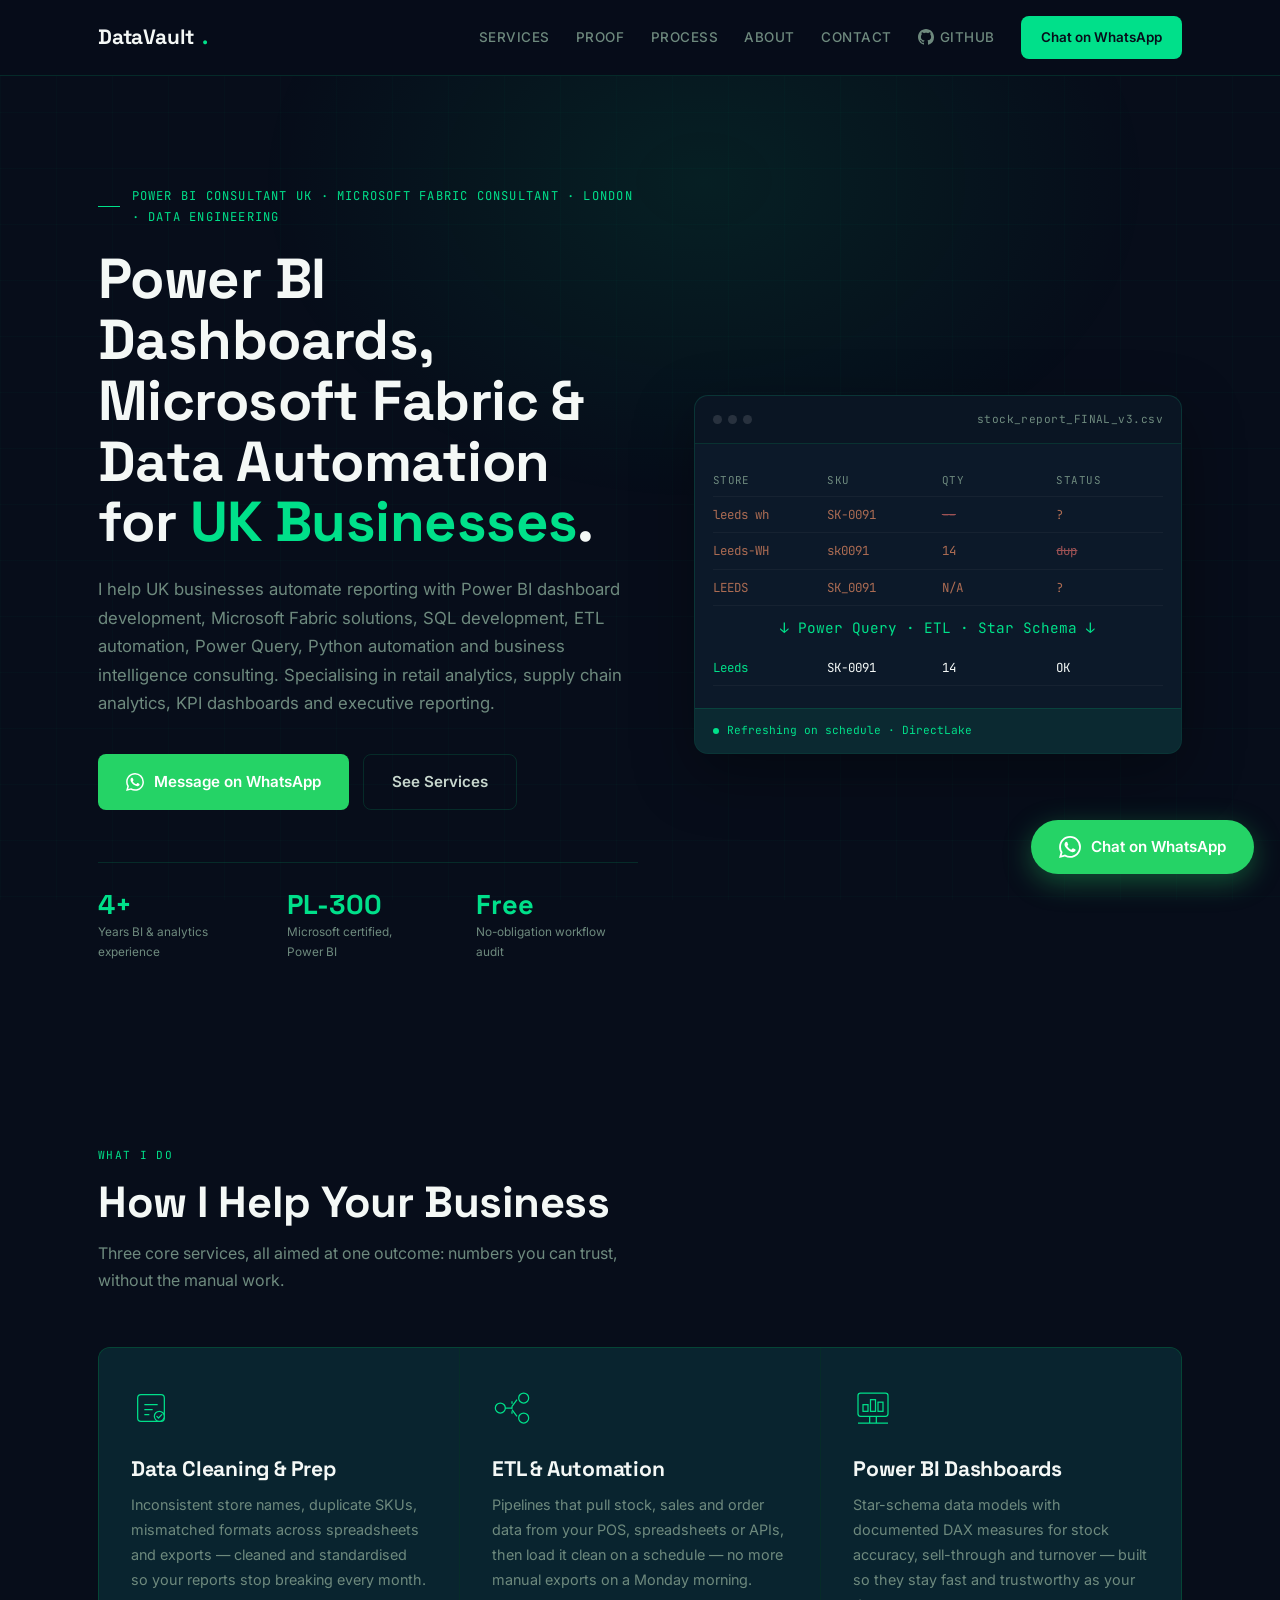
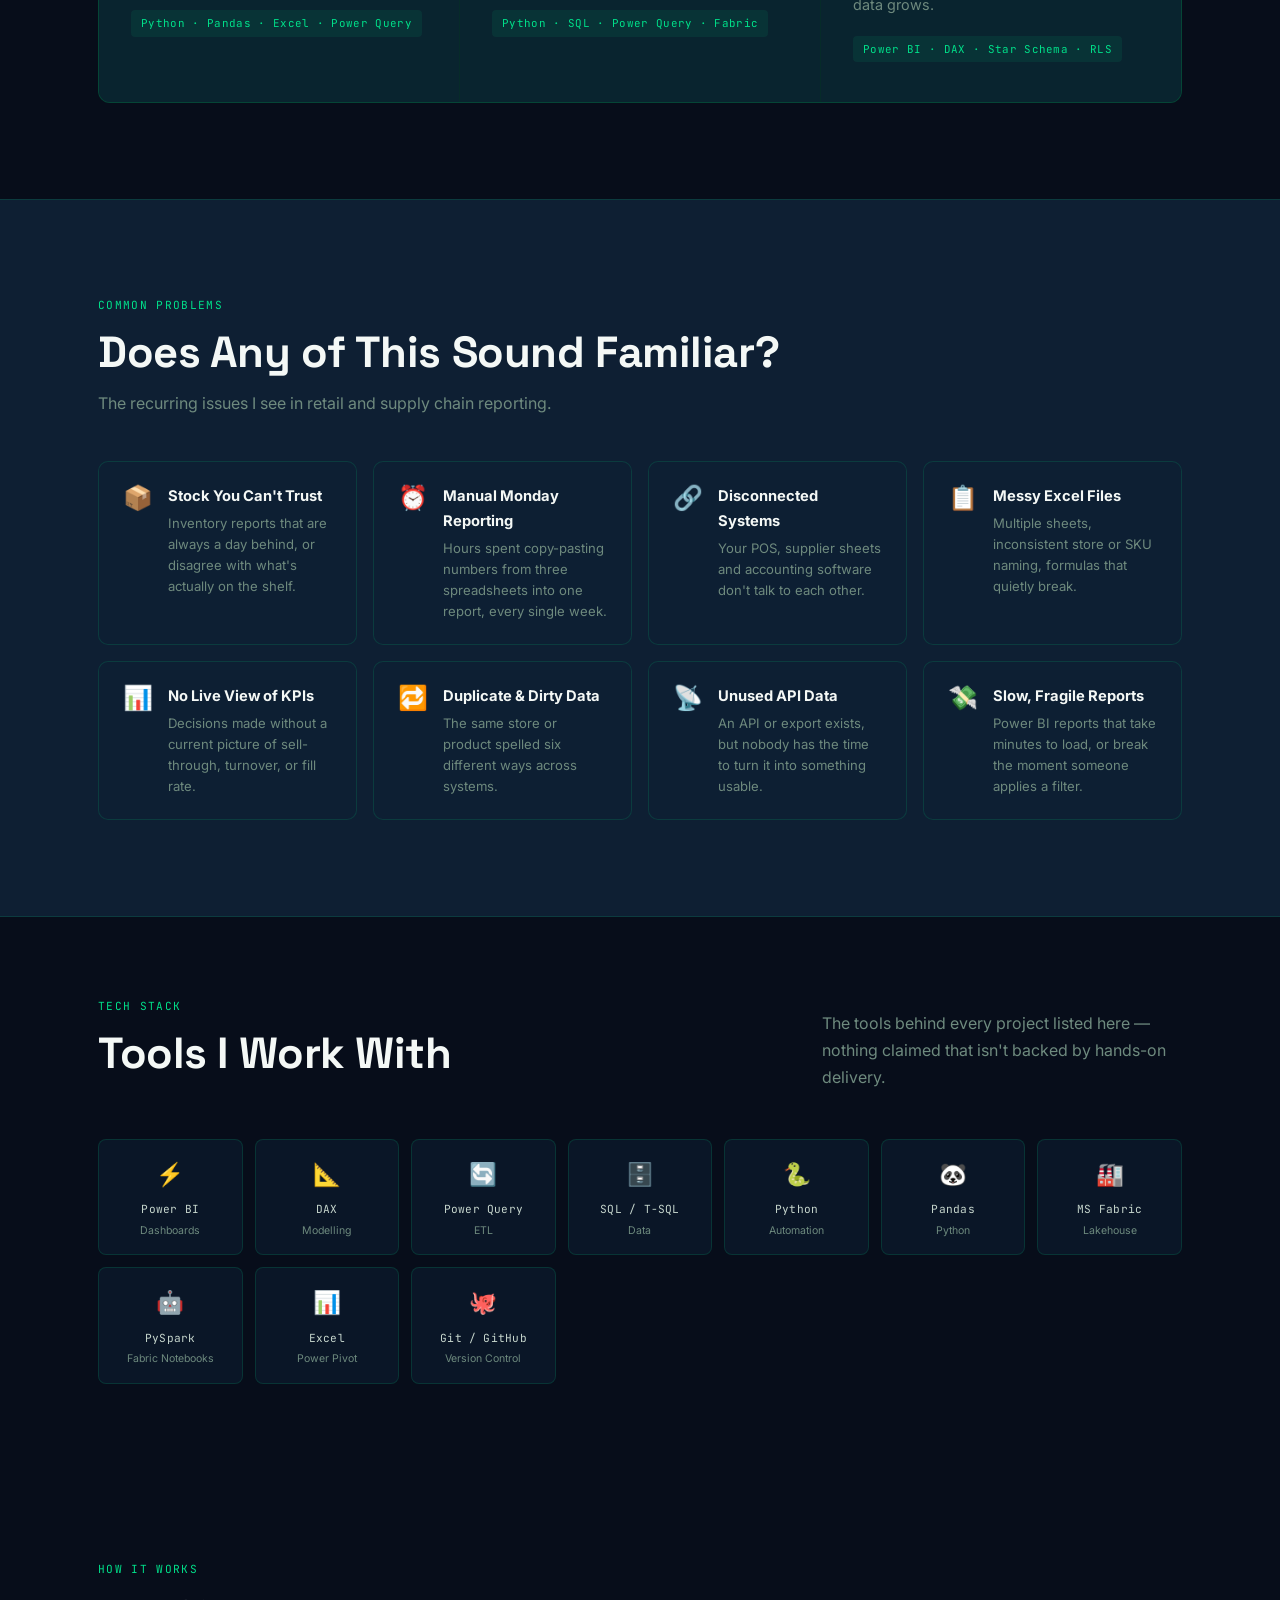
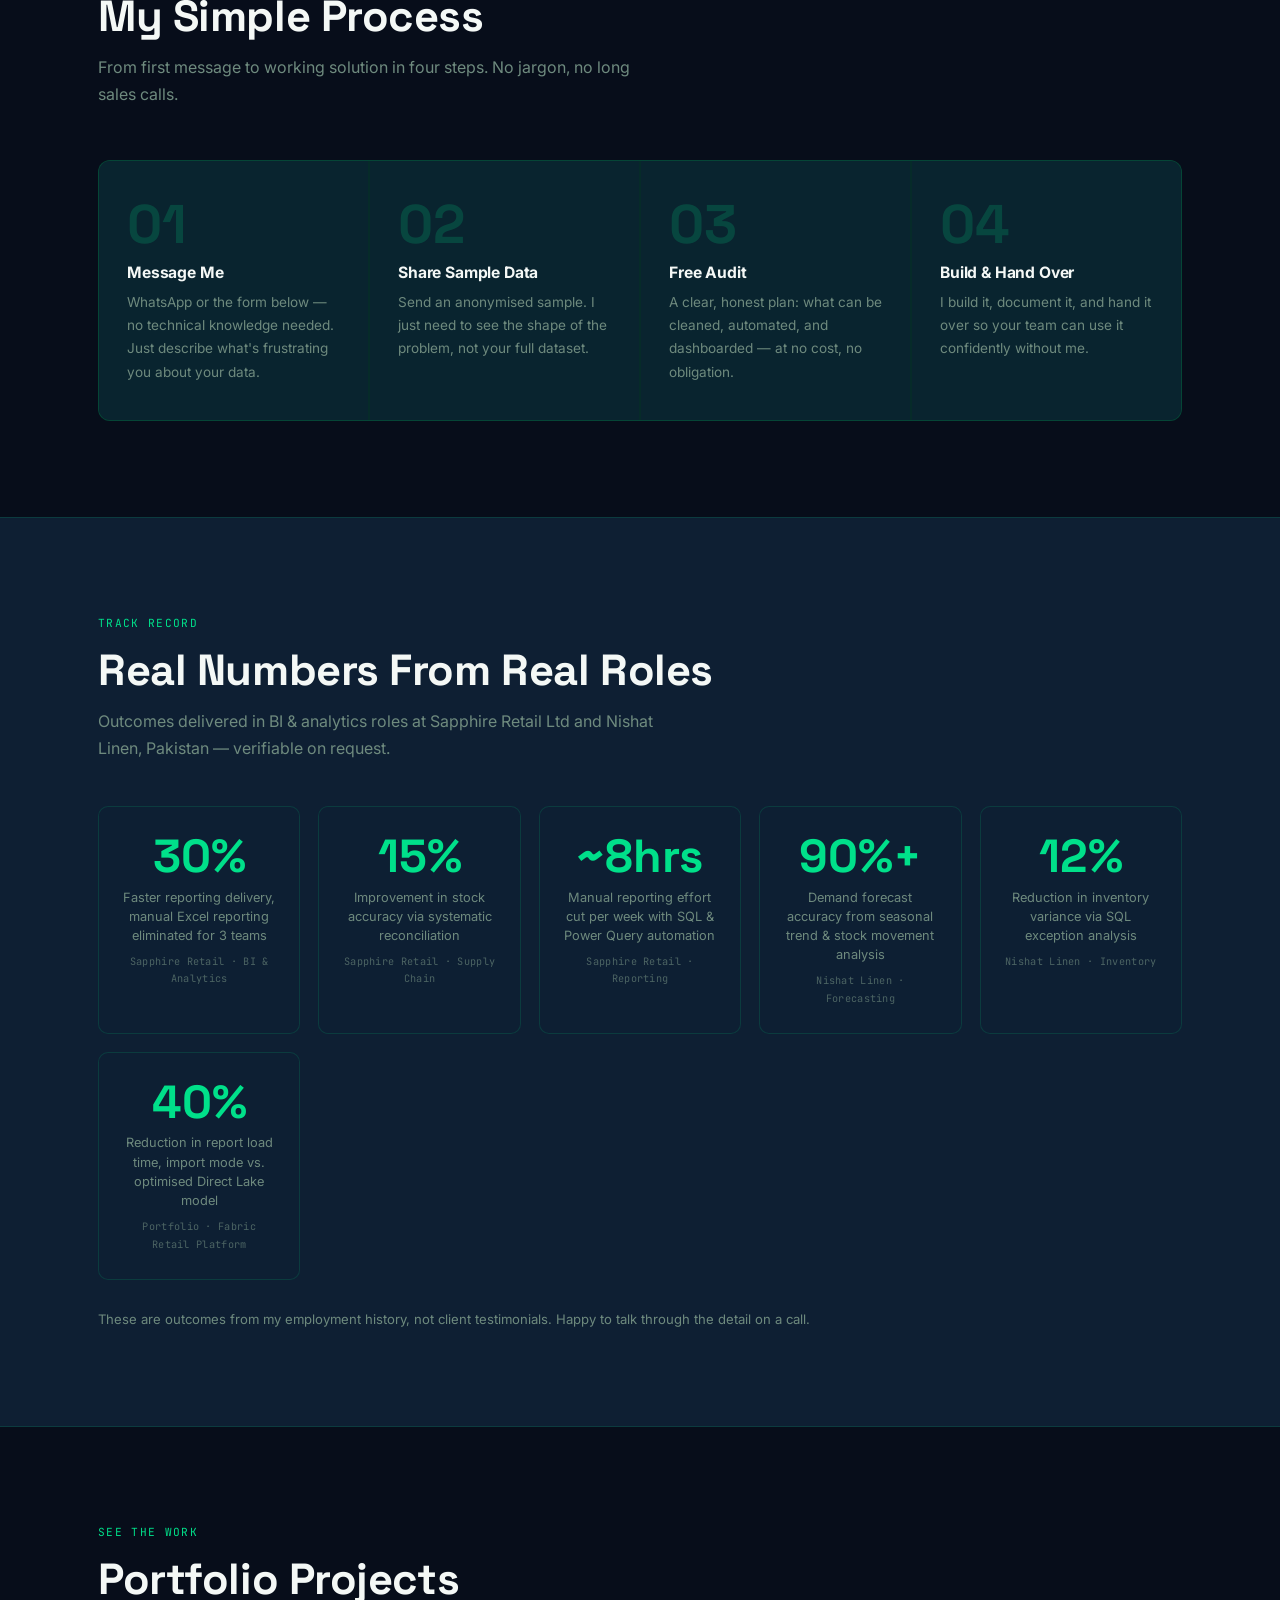
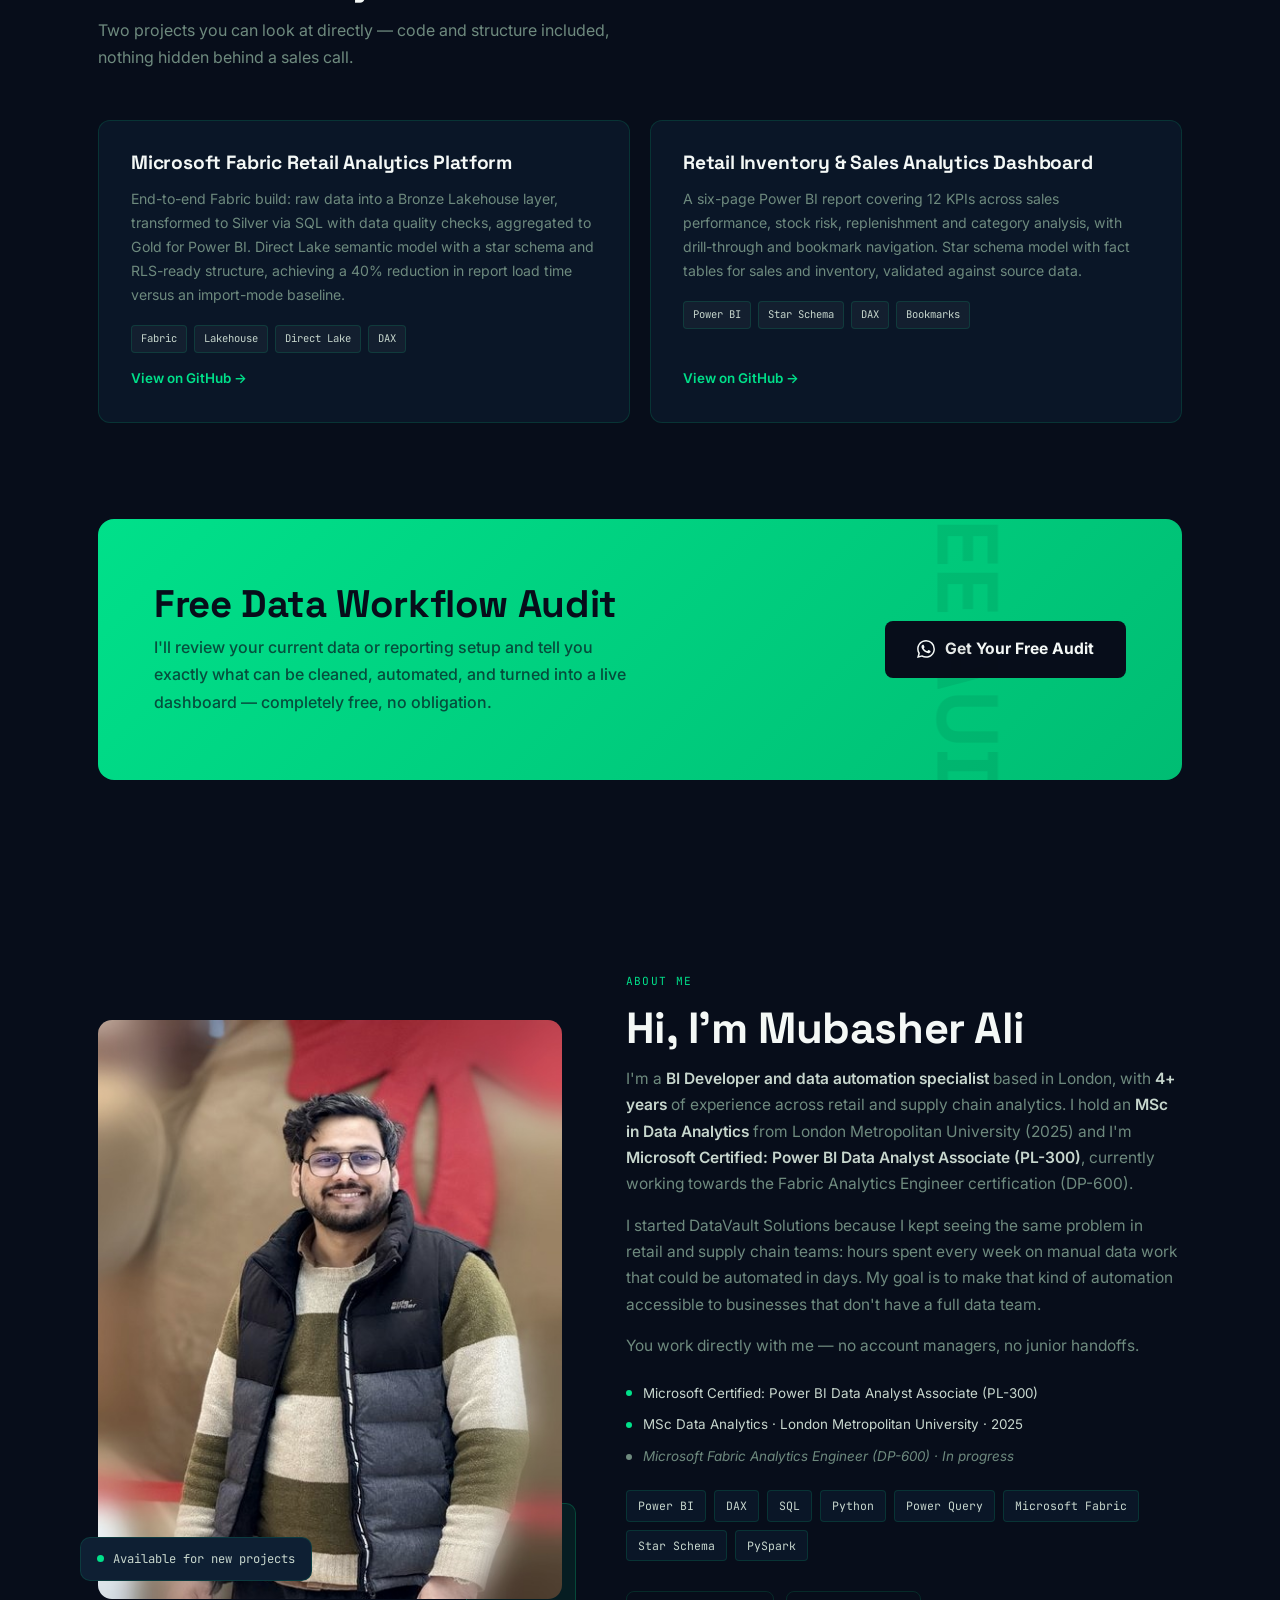
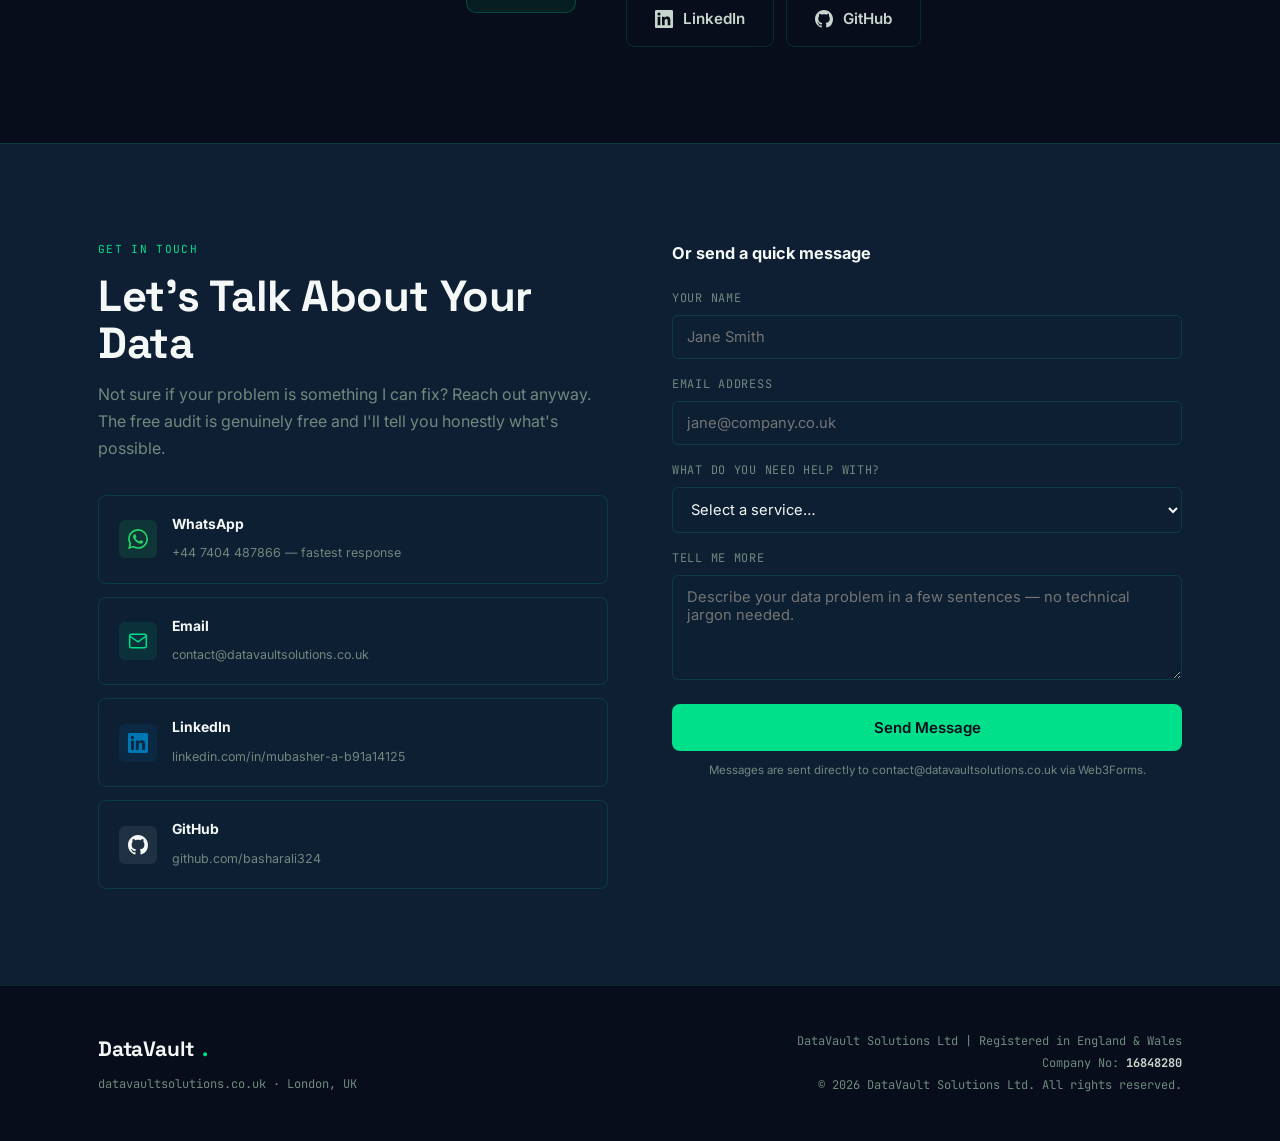
<file: datavault-solutions-seo-optimized.html>
<!DOCTYPE html>
<html lang="en-GB">
<head>
<meta charset="UTF-8">
<meta name="viewport" content="width=device-width, initial-scale=1.0">
<title>Power BI Consultant UK | Microsoft Fabric Consultant London | DataVault Solutions</title>
<meta name="description" content="Power BI Consultant UK providing Microsoft Fabric consulting, Power BI dashboard development, SQL reporting, ETL automation, data engineering and business intelligence services for UK SMEs, retail and supply chain businesses.">
<meta name="robots" content="index, follow">
<meta name="keywords" content="Power BI Consultant UK, Power BI Developer London, Microsoft Fabric Consultant, Business Intelligence Consultant, Power BI Dashboard Development, Data Analytics Consultant, SQL Consultant UK, ETL Development Services, Data Automation Services, Retail Analytics Consultant, Supply Chain Analytics Consultant, Power Query Consultant, KPI Dashboard, Executive Dashboard, Business Intelligence Services">
<link rel="canonical" href="https://www.datavaultsolutions.co.uk/">
<meta property="og:title" content="DataVault Solutions | Power BI & Data Automation, UK Retail & Supply Chain">
<meta property="og:description" content="Power BI dashboards, ETL pipelines and Microsoft Fabric reporting for UK retail and supply chain SMEs. Free workflow audit — no obligation.">
<meta property="og:url" content="https://www.datavaultsolutions.co.uk">
<meta property="og:type" content="website">
<meta property="og:locale" content="en_GB">
<meta name="twitter:card" content="summary_large_image">
<meta name="twitter:title" content="DataVault Solutions | Power BI & Data Automation for UK Retail & Supply Chain">
<meta name="twitter:description" content="Power BI dashboards, ETL pipelines and Microsoft Fabric reporting for UK retail and supply chain SMEs.">
<link rel="icon" href="data:image/svg+xml,<svg xmlns='http://www.w3.org/2000/svg' viewBox='0 0 100 100'><rect width='100' height='100' rx='20' fill='%2300e08a'/><path d='M30 30h40v10H30zM30 45h30v10H30zM30 60h20v10H30z' fill='%23070d1a'/></svg>">
<link rel="preconnect" href="https://fonts.googleapis.com">
<link rel="preconnect" href="https://fonts.gstatic.com" crossorigin>
<link href="https://fonts.googleapis.com/css2?family=Space+Grotesk:wght@500;600;700&family=Inter:wght@400;500;600;700&family=JetBrains+Mono:wght@400;500;600&display=swap" rel="stylesheet">

<script type="application/ld+json">
{
  "@context": "https://schema.org",
  "@type": "ProfessionalService",
  "name": "DataVault Solutions Ltd",
  "url": "https://www.datavaultsolutions.co.uk",
  "description": "Power BI consulting, Microsoft Fabric implementation, Power BI dashboard development, SQL reporting, ETL automation, data engineering and business intelligence consulting for UK businesses.",
  "areaServed": "GB",
  "address": { "@type": "PostalAddress", "addressLocality": "London", "addressRegion": "Wembley", "addressCountry": "GB" },
  "founder": {
    "@type": "Person",
    "name": "Mubasher Ali",
    "jobTitle": "BI Developer & Data Consultant",
    "sameAs": [
      "https://www.linkedin.com/in/mubasher-a-b91a14125/",
      "https://github.com/basharali324"
    ]
  },
  "identifier": { "@type": "PropertyValue", "name": "Companies House Number", "value": "16848280" },
  "serviceType": ["Power BI Dashboard Development", "ETL & Data Automation", "Microsoft Fabric Consulting", "Data Cleaning & Preparation"]
}
</script>

<style>
:root {
    --navy: #070D1A;
    --navy-mid: #0E1F33;
    --navy-panel: #0C1929;
    --green: #00E08A;
    --green-dim: rgba(0, 224, 138, 0.08);
    --green-glow: rgba(0, 224, 138, 0.22);
    --amber: #FF8A3D;
    --amber-dim: rgba(255, 138, 61, 0.1);
    --white: #F4F8F6;
    --text-main: #C7D6CD;
    --text-muted: #6E8A7E;
    --wa-green: #25D366;
    --card-bg: rgba(14, 31, 51, 0.55);
    --border: rgba(0, 224, 138, 0.14);
    --border-strong: rgba(0, 224, 138, 0.3);
}
* { margin: 0; padding: 0; box-sizing: border-box; }
html { scroll-behavior: smooth; }
@media (prefers-reduced-motion: reduce) {
    html { scroll-behavior: auto; }
    *, *::before, *::after { animation-duration: 0.001ms !important; animation-iteration-count: 1 !important; transition-duration: 0.001ms !important; }
}
body { font-family: 'Inter', sans-serif; line-height: 1.7; color: var(--text-main); background: var(--navy); overflow-x: hidden; }
body::before {
    content: ''; position: fixed; inset: 0;
    background-image: linear-gradient(rgba(0,224,138,0.025) 1px, transparent 1px), linear-gradient(90deg, rgba(0,224,138,0.025) 1px, transparent 1px);
    background-size: 56px 56px; pointer-events: none; z-index: 0;
}
h1, h2, h3 { font-family: 'Space Grotesk', sans-serif; letter-spacing: -0.01em; line-height: 1.08; color: var(--white); font-weight: 700; }
.container { max-width: 1140px; margin: 0 auto; padding: 0 28px; position: relative; z-index: 1; }
section { padding: 96px 0; }
a { color: inherit; }
:focus-visible { outline: 2px solid var(--green); outline-offset: 3px; border-radius: 4px; }

/* BUTTONS */
.btn { display: inline-flex; align-items: center; gap: 10px; padding: 14px 28px; border-radius: 8px; font-weight: 600; font-size: 0.95rem; text-decoration: none; transition: transform 0.2s ease, box-shadow 0.2s ease, border-color 0.2s ease, color 0.2s ease; cursor: pointer; border: none; font-family: 'Inter', sans-serif; }
.btn-primary { background: var(--green); color: var(--navy); }
.btn-primary:hover { transform: translateY(-2px); box-shadow: 0 8px 28px var(--green-glow); }
.btn-ghost { background: transparent; border: 1px solid var(--border); color: var(--text-main); }
.btn-ghost:hover { border-color: var(--green); color: var(--green); }
.btn-wa { background: var(--wa-green); color: white; }
.btn-wa:hover { transform: translateY(-2px); box-shadow: 0 8px 28px rgba(37,211,102,0.35); }

/* HEADER */
header { position: sticky; top: 0; z-index: 1000; padding: 16px 0; background: rgba(7,13,26,0.9); backdrop-filter: blur(16px); border-bottom: 1px solid var(--border); }
nav { display: flex; justify-content: space-between; align-items: center; }
.logo { font-family: 'Space Grotesk', sans-serif; font-weight: 700; font-size: 1.3rem; color: var(--white); text-decoration: none; letter-spacing: -0.01em; display: flex; align-items: center; gap: 8px; }
.logo .dot { color: var(--green); }
.nav-links { display: flex; gap: 26px; align-items: center; }
.nav-links a:not(.btn) { text-decoration: none; color: var(--text-muted); font-weight: 500; font-size: 0.84rem; letter-spacing: 0.04em; text-transform: uppercase; transition: color 0.2s; }
.nav-links a:not(.btn):hover { color: var(--green); }
.nav-gh { display: flex; align-items: center; gap: 6px; }

/* HERO */
.hero { padding: 110px 0 88px; position: relative; overflow: hidden; }
.hero-glow { position: absolute; top: -220px; left: 55%; transform: translateX(-50%); width: 900px; height: 650px; background: radial-gradient(ellipse, rgba(0,224,138,0.09) 0%, transparent 70%); pointer-events: none; }
.hero-grid { display: grid; grid-template-columns: 1.05fr 0.95fr; gap: 56px; align-items: center; }
.hero-eyebrow { font-family: 'JetBrains Mono', monospace; font-size: 0.76rem; color: var(--green); letter-spacing: 0.1em; text-transform: uppercase; margin-bottom: 22px; display: flex; align-items: center; gap: 12px; }
.hero-eyebrow::before { content: ''; display: inline-block; width: 28px; height: 1px; background: var(--green); }
.hero h1 { font-size: clamp(2.6rem, 4.4vw, 3.6rem); max-width: 620px; margin-bottom: 22px; }
.hero h1 em { font-style: normal; color: var(--green); }
.hero-sub { max-width: 540px; font-size: 1.05rem; color: var(--text-muted); margin-bottom: 36px; font-weight: 400; }
.hero-btns { display: flex; gap: 14px; flex-wrap: wrap; margin-bottom: 52px; }
.hero-facts { display: grid; grid-template-columns: repeat(3, auto); gap: 28px; padding-top: 28px; border-top: 1px solid var(--border); }
.hero-fact-num { font-family: 'Space Grotesk', sans-serif; font-weight: 700; font-size: 1.7rem; color: var(--green); line-height: 1; }
.hero-fact-label { font-size: 0.74rem; color: var(--text-muted); margin-top: 4px; max-width: 130px; }

/* HERO DATA VISUAL - signature element */
.data-visual { background: var(--navy-panel); border: 1px solid var(--border); border-radius: 14px; padding: 0; overflow: hidden; box-shadow: 0 20px 60px rgba(0,0,0,0.35); }
.dv-head { display: flex; align-items: center; justify-content: space-between; padding: 14px 18px; border-bottom: 1px solid var(--border); background: rgba(0,0,0,0.15); }
.dv-dots { display: flex; gap: 6px; }
.dv-dots span { width: 9px; height: 9px; border-radius: 50%; background: rgba(255,255,255,0.12); }
.dv-label { font-family: 'JetBrains Mono', monospace; font-size: 0.7rem; color: var(--text-muted); letter-spacing: 0.04em; }
.dv-body { padding: 20px 18px 22px; font-family: 'JetBrains Mono', monospace; font-size: 0.78rem; }
.dv-row { display: grid; grid-template-columns: 1fr 1fr 1fr 1fr; gap: 8px; padding: 7px 0; border-bottom: 1px solid rgba(255,255,255,0.04); }
.dv-row.head { color: var(--text-muted); font-size: 0.68rem; text-transform: uppercase; letter-spacing: 0.04em; }
.dv-row.messy span { color: #C77A5A; opacity: 0.85; }
.dv-row.messy span.bad { text-decoration: line-through; color: #B85C5C; }
.dv-arrow-row { display: flex; justify-content: center; padding: 10px 0; color: var(--green); font-size: 0.9rem; }
.dv-row.clean span { color: var(--white); }
.dv-row.clean span:first-child { color: var(--green); }
.dv-footer { padding: 12px 18px; border-top: 1px solid var(--border); display: flex; align-items: center; gap: 8px; font-family: 'JetBrains Mono', monospace; font-size: 0.7rem; color: var(--green); background: var(--green-dim); }
.dv-pulse { width: 6px; height: 6px; border-radius: 50%; background: var(--green); animation: pulse 2s infinite; }
@keyframes pulse { 0%,100%{opacity:1;transform:scale(1)} 50%{opacity:0.45;transform:scale(1.4)} }

/* SECTION LABELS */
.section-label { font-family: 'JetBrains Mono', monospace; font-size: 0.7rem; color: var(--green); letter-spacing: 0.12em; text-transform: uppercase; margin-bottom: 14px; }
.section-title { font-size: clamp(2rem, 3.4vw, 2.9rem); margin-bottom: 14px; }
.section-subtitle { color: var(--text-muted); max-width: 560px; font-weight: 400; }

/* SERVICES */
.services-grid { display: grid; grid-template-columns: repeat(3, 1fr); gap: 1px; background: var(--border); border: 1px solid var(--border); border-radius: 12px; overflow: hidden; margin-top: 52px; }
.service-card { background: var(--card-bg); padding: 40px 32px; transition: background 0.3s; }
.service-card:hover { background: rgba(0,224,138,0.05); }
.service-icon { width: 40px; height: 40px; margin-bottom: 22px; color: var(--green); }
.service-card h3 { font-size: 1.32rem; margin-bottom: 11px; }
.service-card p { font-size: 0.9rem; color: var(--text-muted); line-height: 1.75; }
.service-tag { display: inline-block; margin-top: 18px; font-family: 'JetBrains Mono', monospace; font-size: 0.68rem; color: var(--green); background: var(--green-dim); padding: 4px 10px; border-radius: 4px; letter-spacing: 0.03em; }

/* PROBLEMS */
#problems { background: var(--navy-mid); border-top: 1px solid var(--border); border-bottom: 1px solid var(--border); }
.problems-grid { display: grid; grid-template-columns: repeat(auto-fill, minmax(255px, 1fr)); gap: 16px; margin-top: 44px; }
.problem-card { background: var(--card-bg); border: 1px solid var(--border); border-radius: 10px; padding: 22px 24px; display: flex; align-items: flex-start; gap: 15px; transition: border-color 0.2s, background 0.2s; }
.problem-card:hover { border-color: var(--border-strong); background: rgba(0,224,138,0.04); }
.problem-icon { font-size: 1.5rem; line-height: 1; flex-shrink: 0; margin-top: 2px; }
.problem-card h4 { font-family: 'Inter', sans-serif; font-weight: 700; font-size: 0.92rem; color: var(--white); margin-bottom: 4px; }
.problem-card p { font-size: 0.82rem; color: var(--text-muted); line-height: 1.6; }

/* TOOLS */
#tools { padding: 80px 0; }
.tools-header { display: flex; justify-content: space-between; align-items: flex-end; gap: 40px; flex-wrap: wrap; margin-bottom: 48px; }
.tools-grid { display: grid; grid-template-columns: repeat(auto-fill, minmax(128px, 1fr)); gap: 12px; }
.tool-chip { background: var(--card-bg); border: 1px solid var(--border); border-radius: 8px; padding: 15px 13px; text-align: center; transition: border-color 0.2s, transform 0.2s; cursor: default; }
.tool-chip:hover { border-color: var(--green); transform: translateY(-2px); }
.tool-chip-icon { font-size: 1.4rem; margin-bottom: 7px; }
.tool-chip-name { font-family: 'JetBrains Mono', monospace; font-size: 0.7rem; color: var(--text-main); letter-spacing: 0.02em; }
.tool-chip-cat { font-size: 0.66rem; color: var(--text-muted); margin-top: 2px; }

/* PROCESS */
.process-grid { display: grid; grid-template-columns: repeat(4, 1fr); gap: 2px; margin-top: 52px; background: var(--border); border: 1px solid var(--border); border-radius: 12px; overflow: hidden; }
.process-step { background: var(--card-bg); padding: 36px 28px; transition: background 0.3s; }
.process-step:hover { background: rgba(0,224,138,0.04); }
.process-num { font-family: 'Space Grotesk', sans-serif; font-weight: 700; font-size: 3.4rem; color: var(--green); opacity: 0.18; line-height: 1; margin-bottom: 14px; }
.process-step h3 { font-family: 'Inter', sans-serif; font-weight: 700; font-size: 0.98rem; margin-bottom: 9px; }
.process-step p { font-size: 0.85rem; color: var(--text-muted); line-height: 1.7; }

/* RESULTS */
#results { background: var(--navy-mid); border-top: 1px solid var(--border); border-bottom: 1px solid var(--border); }
.results-grid { display: grid; grid-template-columns: repeat(auto-fill, minmax(195px, 1fr)); gap: 18px; margin-top: 44px; }
.result-card { background: var(--card-bg); border: 1px solid var(--border); border-radius: 10px; padding: 26px 22px; text-align: center; }
.result-num { font-family: 'Space Grotesk', sans-serif; font-weight: 700; font-size: 2.9rem; color: var(--green); line-height: 1; }
.result-label { font-size: 0.8rem; color: var(--text-muted); margin-top: 8px; line-height: 1.5; }
.result-source { font-family: 'JetBrains Mono', monospace; font-size: 0.64rem; color: rgba(110,138,126,0.65); margin-top: 8px; letter-spacing: 0.03em; }
.results-note { margin-top: 28px; font-size: 0.82rem; color: var(--text-muted); display: flex; align-items: center; gap: 8px; }
.results-note a { color: var(--green); text-decoration: none; border-bottom: 1px solid var(--border-strong); }
.results-note a:hover { border-color: var(--green); }

/* PROOF / PORTFOLIO */
#proof {}
.proof-grid { display: grid; grid-template-columns: repeat(2, 1fr); gap: 20px; margin-top: 48px; }
.proof-card { background: var(--card-bg); border: 1px solid var(--border); border-radius: 12px; padding: 32px; display: flex; flex-direction: column; gap: 14px; transition: border-color 0.2s; }
.proof-card:hover { border-color: var(--border-strong); }
.proof-card h3 { font-size: 1.2rem; }
.proof-card p { font-size: 0.88rem; color: var(--text-muted); line-height: 1.7; }
.proof-tags { display: flex; flex-wrap: wrap; gap: 7px; margin-top: 4px; }
.proof-tag { font-family: 'JetBrains Mono', monospace; font-size: 0.66rem; color: var(--text-main); background: rgba(255,255,255,0.04); border: 1px solid var(--border); padding: 4px 9px; border-radius: 4px; }
.proof-link { display: inline-flex; align-items: center; gap: 7px; font-size: 0.84rem; color: var(--green); text-decoration: none; margin-top: auto; font-weight: 600; }
.proof-link:hover { text-decoration: underline; }

/* AUDIT CTA */
.audit-wrap { padding-bottom: 96px; }
.audit-inner { background: linear-gradient(135deg, var(--green) 0%, #00BD73 100%); border-radius: 16px; padding: 64px 56px; display: flex; align-items: center; justify-content: space-between; gap: 36px; position: relative; overflow: clip; isolation: isolate; }
.audit-inner::before { content: 'FREE AUDIT'; position: absolute; right: -16px; top: 50%; transform: translateY(-50%) rotate(90deg); font-family: 'Space Grotesk', sans-serif; font-weight: 700; font-size: 5.4rem; color: rgba(0,0,0,0.07); white-space: nowrap; pointer-events: none; }
.audit-text h2 { font-size: 2.4rem; color: var(--navy); margin-bottom: 10px; }
.audit-text p { color: rgba(7,13,26,0.68); max-width: 480px; font-weight: 500; }
.btn-audit { background: var(--navy); color: var(--white); padding: 15px 32px; border-radius: 8px; font-weight: 700; text-decoration: none; display: inline-flex; align-items: center; gap: 10px; transition: transform 0.2s, box-shadow 0.2s; font-size: 0.98rem; white-space: nowrap; flex-shrink: 0; }
.btn-audit:hover { transform: translateY(-3px); box-shadow: 0 12px 36px rgba(0,0,0,0.3); }

/* ABOUT */
.about-grid { display: grid; grid-template-columns: 1fr 1.2fr; gap: 64px; align-items: center; }
.about-photo-wrap { position: relative; }
.about-photo-wrap img { width: 100%; aspect-ratio: 4/5; object-fit: cover; object-position: center 10%; border-radius: 14px; display: block; filter: saturate(0.92); }
.about-accent { position: absolute; bottom: -14px; right: -14px; width: 110px; height: 110px; background: var(--green-dim); border: 1px solid var(--green-glow); border-radius: 10px; z-index: -1; }
.about-badge { position: absolute; bottom: 18px; left: -18px; background: var(--navy-mid); border: 1px solid var(--border); border-radius: 10px; padding: 11px 16px; display: flex; align-items: center; gap: 9px; }
.about-badge-dot { width: 7px; height: 7px; border-radius: 50%; background: var(--green); flex-shrink: 0; animation: pulse 2s infinite; }
.about-badge-text { font-size: 0.76rem; color: var(--text-main); font-family: 'JetBrains Mono', monospace; }
.about-content p { color: var(--text-muted); margin-bottom: 15px; font-size: 0.97rem; }
.about-content p strong { color: var(--text-main); font-weight: 600; }
.certs { margin: 22px 0; display: flex; flex-direction: column; gap: 9px; }
.cert-item { display: flex; align-items: center; gap: 11px; font-size: 0.84rem; }
.cert-dot { width: 6px; height: 6px; border-radius: 50%; background: var(--green); flex-shrink: 0; }
.cert-dot.pending { background: var(--text-muted); }
.cert-active { color: var(--text-main); }
.cert-progress { color: var(--text-muted); font-style: italic; }
.skills-chips { display: flex; flex-wrap: wrap; gap: 8px; margin: 22px 0 30px; }
.chip { font-family: 'JetBrains Mono', monospace; font-size: 0.72rem; padding: 5px 11px; border: 1px solid var(--border); border-radius: 4px; color: var(--text-main); background: var(--card-bg); }
.about-ctas { display: flex; gap: 12px; flex-wrap: wrap; }

/* CONTACT */
#contact { background: var(--navy-mid); border-top: 1px solid var(--border); }
.contact-grid { display: grid; grid-template-columns: 1fr 1fr; gap: 64px; align-items: start; }
.contact-methods { display: flex; flex-direction: column; gap: 13px; margin-top: 32px; }
.contact-method { display: flex; align-items: center; gap: 15px; padding: 17px 20px; background: var(--card-bg); border: 1px solid var(--border); border-radius: 8px; text-decoration: none; transition: border-color 0.2s; }
.contact-method:hover { border-color: var(--green); }
.contact-method-icon { width: 38px; height: 38px; border-radius: 6px; display: flex; align-items: center; justify-content: center; flex-shrink: 0; }
.contact-method-text strong { display: block; color: var(--white); font-size: 0.87rem; margin-bottom: 2px; }
.contact-method-text span { font-size: 0.78rem; color: var(--text-muted); }
.form-title { font-family: 'Inter', sans-serif; font-weight: 700; font-size: 1.02rem; color: var(--white); margin-bottom: 20px; }
.form-group { margin-bottom: 15px; }
.form-group label { display: block; font-size: 0.74rem; font-family: 'JetBrains Mono', monospace; color: var(--text-muted); letter-spacing: 0.06em; text-transform: uppercase; margin-bottom: 7px; }
.form-group input, .form-group select, .form-group textarea { width: 100%; background: var(--card-bg); border: 1px solid var(--border); border-radius: 6px; padding: 12px 14px; color: var(--white); font-family: 'Inter', sans-serif; font-size: 0.92rem; outline: none; transition: border-color 0.2s; }
.form-group input:focus, .form-group select:focus, .form-group textarea:focus { border-color: var(--green); }
.form-group select option { background: var(--navy-mid); }
.form-group textarea { resize: vertical; min-height: 105px; }
.form-submit { width: 100%; padding: 14px; font-size: 0.94rem; justify-content: center; }
.form-submit:disabled { opacity: 0.6; cursor: not-allowed; transform: none !important; }
#form-success { display: none; background: var(--green-dim); border: 1px solid var(--green-glow); border-radius: 8px; padding: 13px; color: var(--green); font-size: 0.84rem; text-align: center; margin-top: 12px; font-family: 'JetBrains Mono', monospace; }
#form-error { display: none; background: rgba(255,90,90,0.08); border: 1px solid rgba(255,90,90,0.3); border-radius: 8px; padding: 13px; color: #FF8A8A; font-size: 0.84rem; text-align: center; margin-top: 12px; }
.form-hint { font-size: 0.72rem; color: var(--text-muted); margin-top: 10px; text-align: center; }

/* FOOTER */
footer { padding: 44px 0; border-top: 1px solid var(--border); }
.footer-inner { display: flex; justify-content: space-between; align-items: center; gap: 24px; flex-wrap: wrap; }
.footer-left p { font-size: 0.75rem; color: var(--text-muted); margin-top: 7px; font-family: 'JetBrains Mono', monospace; }
.footer-right { text-align: right; font-size: 0.75rem; color: var(--text-muted); font-family: 'JetBrains Mono', monospace; line-height: 1.85; }

/* FLOAT WA */
.float-wa { position: fixed; bottom: 26px; right: 26px; z-index: 1000; border-radius: 50px; box-shadow: 0 8px 28px rgba(37,211,102,0.35); }

/* ANIMATIONS */
@keyframes fadeUp { from{opacity:0;transform:translateY(20px)} to{opacity:1;transform:translateY(0)} }
.hero-grid > div:nth-child(1) > *:nth-child(1){animation:fadeUp 0.6s ease 0.05s both}
.hero-grid > div:nth-child(1) > *:nth-child(2){animation:fadeUp 0.6s ease 0.15s both}
.hero-grid > div:nth-child(1) > *:nth-child(3){animation:fadeUp 0.6s ease 0.25s both}
.hero-grid > div:nth-child(1) > *:nth-child(4){animation:fadeUp 0.6s ease 0.35s both}
.hero-grid > div:nth-child(1) > *:nth-child(5){animation:fadeUp 0.6s ease 0.45s both}
.data-visual{animation:fadeUp 0.7s ease 0.3s both}

/* RESPONSIVE */
@media(max-width:980px){
    .hero-grid{grid-template-columns:1fr;gap:44px}
    .hero h1, .hero-sub{max-width:100%}
    .data-visual{max-width:480px}
    .services-grid{grid-template-columns:1fr}
    .process-grid{grid-template-columns:repeat(2,1fr)}
    .proof-grid{grid-template-columns:1fr}
    .about-grid{grid-template-columns:1fr;gap:44px}
    .about-photo-wrap{max-width:340px}
    .contact-grid{grid-template-columns:1fr;gap:44px}
    .audit-inner{flex-direction:column;text-align:center;padding:44px 28px}
}
@media(max-width:768px){
    section{padding:68px 0}
    .nav-links{display:none}
    .hero{padding:96px 0 64px}
    .hero-btns{margin-bottom:60px}
    .hero-facts{grid-template-columns:1fr 1fr;row-gap:20px}
    .process-grid{grid-template-columns:1fr}
    .footer-inner{flex-direction:column;text-align:center}
    .footer-right{text-align:center}
    .float-wa span{display:none}
    .float-wa{padding:14px;border-radius:50%}
    .tools-header{flex-direction:column;align-items:flex-start}
    .dv-row{grid-template-columns:1fr 1fr 1fr}
    .dv-row span:nth-child(4){display:none}
    .audit-inner::before{display:none}
    .about-badge{position:static;left:auto;bottom:auto;margin-top:16px;display:inline-flex;width:fit-content}
    .about-accent{display:none}
}
</style>
</head>
<body>

<!-- HEADER -->
<header>
    <div class="container">
        <nav>
            <a href="#" class="logo">DataVault<span class="dot">.</span></a>
            <div class="nav-links">
                <a href="#services">Services</a>
                <a href="#proof">Proof</a>
                <a href="#process">Process</a>
                <a href="#about">About</a>
                <a href="#contact">Contact</a>
                <a href="https://github.com/basharali324" target="_blank" rel="noopener" class="nav-gh" aria-label="GitHub profile">
                    <svg width="16" height="16" viewBox="0 0 24 24" fill="currentColor"><path d="M12 0C5.37 0 0 5.37 0 12c0 5.31 3.435 9.795 8.205 11.385.6.105.825-.255.825-.57 0-.285-.015-1.23-.015-2.235-3.015.555-3.795-.735-4.035-1.41-.135-.345-.72-1.41-1.23-1.695-.42-.225-1.02-.78-.015-.795.945-.015 1.62.87 1.845 1.23 1.08 1.815 2.805 1.305 3.495.99.105-.78.42-1.305.765-1.605-2.67-.3-5.46-1.335-5.46-5.925 0-1.305.465-2.385 1.23-3.225-.12-.3-.54-1.53.12-3.18 0 0 1.005-.315 3.3 1.23.96-.27 1.98-.405 3-.405s2.04.135 3 .405c2.295-1.56 3.3-1.23 3.3-1.23.66 1.65.24 2.88.12 3.18.765.84 1.23 1.905 1.23 3.225 0 4.605-2.805 5.625-5.475 5.925.435.375.81 1.11.81 2.25 0 1.626-.015 2.936-.015 3.345 0 .315.225.69.825.57A12.02 12.02 0 0 0 24 12c0-6.63-5.37-12-12-12z"/></svg>
                    GitHub
                </a>
                <a href="https://wa.me/447404487866?text=Hi%20Mubasher%2C%20I%20need%20help%20with%20my%20data." class="btn btn-primary" style="padding:10px 20px;font-size:0.84rem;">Chat on WhatsApp</a>
            </div>
        </nav>
    </div>
</header>

<!-- HERO -->
<section class="hero">
    <div class="hero-glow"></div>
    <div class="container">
        <div class="hero-grid">
            <div>
                <div class="hero-eyebrow">Power BI Consultant UK · Microsoft Fabric Consultant · London · Data Engineering</div>
                <h1>Power BI Dashboards, Microsoft Fabric &amp; Data Automation for <em>UK Businesses</em>.</h1>
                <p class="hero-sub">I help UK businesses automate reporting with Power BI dashboard development, Microsoft Fabric solutions, SQL development, ETL automation, Power Query, Python automation and business intelligence consulting. Specialising in retail analytics, supply chain analytics, KPI dashboards and executive reporting.</p>
                <div class="hero-btns">
                    <a href="https://wa.me/447404487866?text=Hi%20Mubasher%2C%20I%20need%20help%20with%20my%20data." class="btn btn-wa">
                        <svg width="18" height="18" viewBox="0 0 24 24" fill="currentColor"><path d="M17.472 14.382c-.297-.149-1.758-.867-2.03-.967-.273-.099-.471-.148-.67.15-.197.297-.767.966-.94 1.164-.173.199-.347.223-.644.075-.297-.15-1.255-.463-2.39-1.475-.883-.788-1.48-1.761-1.653-2.059-.173-.297-.018-.458.13-.606.134-.133.298-.347.446-.52.149-.174.198-.298.298-.497.099-.198.05-.371-.025-.52-.075-.149-.669-1.612-.916-2.207-.242-.579-.487-.5-.669-.51-.173-.008-.371-.01-.57-.01-.198 0-.52.074-.792.372-.272.297-1.04 1.016-1.04 2.479 0 1.462 1.065 2.875 1.213 3.074.149.198 2.096 3.2 5.077 4.487.709.306 1.262.489 1.694.625.712.227 1.36.195 1.871.118.571-.085 1.758-.719 2.006-1.413.248-.694.248-1.289.173-1.413-.074-.124-.272-.198-.57-.347m-5.421 7.403h-.004a9.87 9.87 0 01-5.031-1.378l-.361-.214-3.741.982.998-3.648-.235-.374a9.86 9.86 0 01-1.51-5.26c.001-5.45 4.436-9.884 9.888-9.884 2.64 0 5.122 1.03 6.988 2.898a9.825 9.825 0 012.893 6.994c-.003 5.45-4.437 9.884-9.885 9.884m8.413-18.297A11.815 11.815 0 0012.05 0C5.495 0 .16 5.335.157 11.892c0 2.096.547 4.142 1.588 5.945L.057 24l6.305-1.654a11.882 11.882 0 005.683 1.448h.005c6.554 0 11.89-5.335 11.893-11.893a11.821 11.821 0 00-3.48-8.413Z"/></svg>
                        Message on WhatsApp
                    </a>
                    <a href="#services" class="btn btn-ghost">See Services</a>
                </div>
                <div class="hero-facts">
                    <div><div class="hero-fact-num">4+</div><div class="hero-fact-label">Years BI &amp; analytics experience</div></div>
                    <div><div class="hero-fact-num">PL-300</div><div class="hero-fact-label">Microsoft certified, Power BI</div></div>
                    <div><div class="hero-fact-num">Free</div><div class="hero-fact-label">No-obligation workflow audit</div></div>
                </div>
            </div>
            <div class="data-visual" role="img" aria-label="Illustration showing messy spreadsheet data being cleaned into a structured table">
                <div class="dv-head">
                    <div class="dv-dots"><span></span><span></span><span></span></div>
                    <div class="dv-label">stock_report_FINAL_v3.csv</div>
                </div>
                <div class="dv-body">
                    <div class="dv-row head"><span>Store</span><span>SKU</span><span>Qty</span><span>Status</span></div>
                    <div class="dv-row messy"><span>leeds wh</span><span>SK-0091</span><span class="bad">--</span><span>?</span></div>
                    <div class="dv-row messy"><span>Leeds-WH</span><span>sk0091</span><span>14</span><span class="bad">dup</span></div>
                    <div class="dv-row messy"><span>LEEDS</span><span>SK_0091</span><span>N/A</span><span>?</span></div>
                    <div class="dv-arrow-row">↓ Power Query · ETL · Star Schema ↓</div>
                    <div class="dv-row clean"><span>Leeds</span><span>SK-0091</span><span>14</span><span>OK</span></div>
                </div>
                <div class="dv-footer"><span class="dv-pulse"></span> Refreshing on schedule · DirectLake</div>
            </div>
        </div>
    </div>
</section>

<!-- SERVICES -->
<section id="services">
    <div class="container">
        <div class="section-label">What I Do</div>
        <h2 class="section-title">How I Help Your Business</h2>
        <p class="section-subtitle">Three core services, all aimed at one outcome: numbers you can trust, without the manual work.</p>
        <div class="services-grid">
            <div class="service-card">
                <svg class="service-icon" viewBox="0 0 48 48" fill="none" stroke="currentColor" stroke-width="1.5"><rect x="8" y="8" width="32" height="32" rx="4"/><path d="M16 20h16M16 26h10M16 32h6"/><circle cx="34" cy="34" r="6" fill="#0E1F33" stroke="currentColor"/><path d="M31 34l2 2 4-4" stroke="currentColor" stroke-linecap="round" stroke-linejoin="round"/></svg>
                <h3>Data Cleaning &amp; Prep</h3>
                <p>Inconsistent store names, duplicate SKUs, mismatched formats across spreadsheets and exports — cleaned and standardised so your reports stop breaking every month.</p>
                <span class="service-tag">Python · Pandas · Excel · Power Query</span>
            </div>
            <div class="service-card">
                <svg class="service-icon" viewBox="0 0 48 48" fill="none" stroke="currentColor" stroke-width="1.5"><circle cx="10" cy="24" r="6"/><circle cx="38" cy="12" r="6"/><circle cx="38" cy="36" r="6"/><path d="M16 24h8M30 14l-6 8M30 34l-6-8"/><path d="M24 16v16" stroke-dasharray="3 3"/></svg>
                <h3>ETL &amp; Automation</h3>
                <p>Pipelines that pull stock, sales and order data from your POS, spreadsheets or APIs, then load it clean on a schedule — no more manual exports on a Monday morning.</p>
                <span class="service-tag">Python · SQL · Power Query · Fabric</span>
            </div>
            <div class="service-card">
                <svg class="service-icon" viewBox="0 0 48 48" fill="none" stroke="currentColor" stroke-width="1.5"><rect x="6" y="6" width="36" height="28" rx="3"/><path d="M6 42h36M20 34v8M28 34v8"/><rect x="12" y="20" width="6" height="8"/><rect x="21" y="14" width="6" height="14"/><rect x="30" y="17" width="6" height="11"/></svg>
                <h3>Power BI Dashboards</h3>
                <p>Star-schema data models with documented DAX measures for stock accuracy, sell-through and turnover — built so they stay fast and trustworthy as your data grows.</p>
                <span class="service-tag">Power BI · DAX · Star Schema · RLS</span>
            </div>
        </div>
    </div>
</section>

<!-- PROBLEMS -->
<section id="problems">
    <div class="container">
        <div class="section-label">Common Problems</div>
        <h2 class="section-title">Does Any of This Sound Familiar?</h2>
        <p class="section-subtitle">The recurring issues I see in retail and supply chain reporting.</p>
        <div class="problems-grid">
            <div class="problem-card"><div class="problem-icon">📦</div><div><h4>Stock You Can't Trust</h4><p>Inventory reports that are always a day behind, or disagree with what's actually on the shelf.</p></div></div>
            <div class="problem-card"><div class="problem-icon">⏰</div><div><h4>Manual Monday Reporting</h4><p>Hours spent copy-pasting numbers from three spreadsheets into one report, every single week.</p></div></div>
            <div class="problem-card"><div class="problem-icon">🔗</div><div><h4>Disconnected Systems</h4><p>Your POS, supplier sheets and accounting software don't talk to each other.</p></div></div>
            <div class="problem-card"><div class="problem-icon">📋</div><div><h4>Messy Excel Files</h4><p>Multiple sheets, inconsistent store or SKU naming, formulas that quietly break.</p></div></div>
            <div class="problem-card"><div class="problem-icon">📊</div><div><h4>No Live View of KPIs</h4><p>Decisions made without a current picture of sell-through, turnover, or fill rate.</p></div></div>
            <div class="problem-card"><div class="problem-icon">🔁</div><div><h4>Duplicate &amp; Dirty Data</h4><p>The same store or product spelled six different ways across systems.</p></div></div>
            <div class="problem-card"><div class="problem-icon">📡</div><div><h4>Unused API Data</h4><p>An API or export exists, but nobody has the time to turn it into something usable.</p></div></div>
            <div class="problem-card"><div class="problem-icon">💸</div><div><h4>Slow, Fragile Reports</h4><p>Power BI reports that take minutes to load, or break the moment someone applies a filter.</p></div></div>
        </div>
    </div>
</section>

<!-- TOOLS -->
<section id="tools">
    <div class="container">
        <div class="tools-header">
            <div>
                <div class="section-label">Tech Stack</div>
                <h2 class="section-title">Tools I Work With</h2>
            </div>
            <p class="section-subtitle" style="max-width:360px;">The tools behind every project listed here — nothing claimed that isn't backed by hands-on delivery.</p>
        </div>
        <div class="tools-grid">
            <div class="tool-chip"><div class="tool-chip-icon">⚡</div><div class="tool-chip-name">Power BI</div><div class="tool-chip-cat">Dashboards</div></div>
            <div class="tool-chip"><div class="tool-chip-icon">📐</div><div class="tool-chip-name">DAX</div><div class="tool-chip-cat">Modelling</div></div>
            <div class="tool-chip"><div class="tool-chip-icon">🔄</div><div class="tool-chip-name">Power Query</div><div class="tool-chip-cat">ETL</div></div>
            <div class="tool-chip"><div class="tool-chip-icon">🗄️</div><div class="tool-chip-name">SQL / T-SQL</div><div class="tool-chip-cat">Data</div></div>
            <div class="tool-chip"><div class="tool-chip-icon">🐍</div><div class="tool-chip-name">Python</div><div class="tool-chip-cat">Automation</div></div>
            <div class="tool-chip"><div class="tool-chip-icon">🐼</div><div class="tool-chip-name">Pandas</div><div class="tool-chip-cat">Python</div></div>
            <div class="tool-chip"><div class="tool-chip-icon">🏭</div><div class="tool-chip-name">MS Fabric</div><div class="tool-chip-cat">Lakehouse</div></div>
            <div class="tool-chip"><div class="tool-chip-icon">🤖</div><div class="tool-chip-name">PySpark</div><div class="tool-chip-cat">Fabric Notebooks</div></div>
            <div class="tool-chip"><div class="tool-chip-icon">📊</div><div class="tool-chip-name">Excel</div><div class="tool-chip-cat">Power Pivot</div></div>
            <div class="tool-chip"><div class="tool-chip-icon">🐙</div><div class="tool-chip-name">Git / GitHub</div><div class="tool-chip-cat">Version Control</div></div>
        </div>
    </div>
</section>

<!-- PROCESS -->
<section id="process">
    <div class="container">
        <div class="section-label">How It Works</div>
        <h2 class="section-title">My Simple Process</h2>
        <p class="section-subtitle">From first message to working solution in four steps. No jargon, no long sales calls.</p>
        <div class="process-grid">
            <div class="process-step"><div class="process-num">01</div><h3>Message Me</h3><p>WhatsApp or the form below — no technical knowledge needed. Just describe what's frustrating you about your data.</p></div>
            <div class="process-step"><div class="process-num">02</div><h3>Share Sample Data</h3><p>Send an anonymised sample. I just need to see the shape of the problem, not your full dataset.</p></div>
            <div class="process-step"><div class="process-num">03</div><h3>Free Audit</h3><p>A clear, honest plan: what can be cleaned, automated, and dashboarded — at no cost, no obligation.</p></div>
            <div class="process-step"><div class="process-num">04</div><h3>Build &amp; Hand Over</h3><p>I build it, document it, and hand it over so your team can use it confidently without me.</p></div>
        </div>
    </div>
</section>

<!-- RESULTS -->
<section id="results">
    <div class="container">
        <div class="section-label">Track Record</div>
        <h2 class="section-title">Real Numbers From Real Roles</h2>
        <p class="section-subtitle">Outcomes delivered in BI &amp; analytics roles at Sapphire Retail Ltd and Nishat Linen, Pakistan — verifiable on request.</p>
        <div class="results-grid">
            <div class="result-card"><div class="result-num">30%</div><div class="result-label">Faster reporting delivery, manual Excel reporting eliminated for 3 teams</div><div class="result-source">Sapphire Retail · BI &amp; Analytics</div></div>
            <div class="result-card"><div class="result-num">15%</div><div class="result-label">Improvement in stock accuracy via systematic reconciliation</div><div class="result-source">Sapphire Retail · Supply Chain</div></div>
            <div class="result-card"><div class="result-num">~8hrs</div><div class="result-label">Manual reporting effort cut per week with SQL &amp; Power Query automation</div><div class="result-source">Sapphire Retail · Reporting</div></div>
            <div class="result-card"><div class="result-num">90%+</div><div class="result-label">Demand forecast accuracy from seasonal trend &amp; stock movement analysis</div><div class="result-source">Nishat Linen · Forecasting</div></div>
            <div class="result-card"><div class="result-num">12%</div><div class="result-label">Reduction in inventory variance via SQL exception analysis</div><div class="result-source">Nishat Linen · Inventory</div></div>
            <div class="result-card"><div class="result-num">40%</div><div class="result-label">Reduction in report load time, import mode vs. optimised Direct Lake model</div><div class="result-source">Portfolio · Fabric Retail Platform</div></div>
        </div>
        <p class="results-note">These are outcomes from my employment history, not client testimonials. Happy to talk through the detail on a call.</p>
    </div>
</section>

<!-- PROOF / PORTFOLIO -->
<section id="proof">
    <div class="container">
        <div class="section-label">See The Work</div>
        <h2 class="section-title">Portfolio Projects</h2>
        <p class="section-subtitle">Two projects you can look at directly — code and structure included, nothing hidden behind a sales call.</p>
        <div class="proof-grid">
            <div class="proof-card">
                <h3>Microsoft Fabric Retail Analytics Platform</h3>
                <p>End-to-end Fabric build: raw data into a Bronze Lakehouse layer, transformed to Silver via SQL with data quality checks, aggregated to Gold for Power BI. Direct Lake semantic model with a star schema and RLS-ready structure, achieving a 40% reduction in report load time versus an import-mode baseline.</p>
                <div class="proof-tags"><span class="proof-tag">Fabric</span><span class="proof-tag">Lakehouse</span><span class="proof-tag">Direct Lake</span><span class="proof-tag">DAX</span></div>
                <a href="https://github.com/basharali324" target="_blank" rel="noopener" class="proof-link">View on GitHub →</a>
            </div>
            <div class="proof-card">
                <h3>Retail Inventory &amp; Sales Analytics Dashboard</h3>
                <p>A six-page Power BI report covering 12 KPIs across sales performance, stock risk, replenishment and category analysis, with drill-through and bookmark navigation. Star schema model with fact tables for sales and inventory, validated against source data.</p>
                <div class="proof-tags"><span class="proof-tag">Power BI</span><span class="proof-tag">Star Schema</span><span class="proof-tag">DAX</span><span class="proof-tag">Bookmarks</span></div>
                <a href="https://github.com/basharali324" target="_blank" rel="noopener" class="proof-link">View on GitHub →</a>
            </div>
        </div>
    </div>
</section>

<!-- AUDIT CTA -->
<section style="padding: 0;">
    <div class="container audit-wrap">
        <div class="audit-inner">
            <div class="audit-text">
                <h2>Free Data Workflow Audit</h2>
                <p>I'll review your current data or reporting setup and tell you exactly what can be cleaned, automated, and turned into a live dashboard — completely free, no obligation.</p>
            </div>
            <a href="https://wa.me/447404487866?text=Hi%20Mubasher%2C%20I%27d%20like%20a%20free%20audit%20of%20my%20data%20workflow." class="btn-audit">
                <svg width="18" height="18" viewBox="0 0 24 24" fill="currentColor"><path d="M17.472 14.382c-.297-.149-1.758-.867-2.03-.967-.273-.099-.471-.148-.67.15-.197.297-.767.966-.94 1.164-.173.199-.347.223-.644.075-.297-.15-1.255-.463-2.39-1.475-.883-.788-1.48-1.761-1.653-2.059-.173-.297-.018-.458.13-.606.134-.133.298-.347.446-.52.149-.174.198-.298.298-.497.099-.198.05-.371-.025-.52-.075-.149-.669-1.612-.916-2.207-.242-.579-.487-.5-.669-.51-.173-.008-.371-.01-.57-.01-.198 0-.52.074-.792.372-.272.297-1.04 1.016-1.04 2.479 0 1.462 1.065 2.875 1.213 3.074.149.198 2.096 3.2 5.077 4.487.709.306 1.262.489 1.694.625.712.227 1.36.195 1.871.118.571-.085 1.758-.719 2.006-1.413.248-.694.248-1.289.173-1.413-.074-.124-.272-.198-.57-.347m-5.421 7.403h-.004a9.87 9.87 0 01-5.031-1.378l-.361-.214-3.741.982.998-3.648-.235-.374a9.86 9.86 0 01-1.51-5.26c.001-5.45 4.436-9.884 9.888-9.884 2.64 0 5.122 1.03 6.988 2.898a9.825 9.825 0 012.893 6.994c-.003 5.45-4.437 9.884-9.885 9.884m8.413-18.297A11.815 11.815 0 0012.05 0C5.495 0 .16 5.335.157 11.892c0 2.096.547 4.142 1.588 5.945L.057 24l6.305-1.654a11.882 11.882 0 005.683 1.448h.005c6.554 0 11.89-5.335 11.893-11.893a11.821 11.821 0 00-3.48-8.413Z"/></svg>
                Get Your Free Audit
            </a>
        </div>
    </div>
</section>

<!-- ABOUT -->
<section id="about">
    <div class="container about-grid">
        <div class="about-photo-wrap">
            <img src="[data-uri]" alt="Mubasher Ali, founder of DataVault Solutions">
            <div class="about-badge">
                <div class="about-badge-dot"></div>
                <div class="about-badge-text">Available for new projects</div>
            </div>
            <div class="about-accent"></div>
        </div>
        <div class="about-content">
            <div class="section-label">About Me</div>
            <h2 class="section-title">Hi, I'm Mubasher Ali</h2>
            <p>I'm a <strong>BI Developer and data automation specialist</strong> based in London, with <strong>4+ years</strong> of experience across retail and supply chain analytics. I hold an <strong>MSc in Data Analytics</strong> from London Metropolitan University (2025) and I'm <strong>Microsoft Certified: Power BI Data Analyst Associate (PL-300)</strong>, currently working towards the Fabric Analytics Engineer certification (DP-600).</p>
            <p>I started DataVault Solutions because I kept seeing the same problem in retail and supply chain teams: hours spent every week on manual data work that could be automated in days. My goal is to make that kind of automation accessible to businesses that don't have a full data team.</p>
            <p>You work directly with me — no account managers, no junior handoffs.</p>
            <div class="certs">
                <div class="cert-item"><div class="cert-dot"></div><span class="cert-active">Microsoft Certified: Power BI Data Analyst Associate (PL-300)</span></div>
                <div class="cert-item"><div class="cert-dot"></div><span class="cert-active">MSc Data Analytics · London Metropolitan University · 2025</span></div>
                <div class="cert-item"><div class="cert-dot pending"></div><span class="cert-progress">Microsoft Fabric Analytics Engineer (DP-600) · In progress</span></div>
            </div>
            <div class="skills-chips">
                <span class="chip">Power BI</span><span class="chip">DAX</span><span class="chip">SQL</span><span class="chip">Python</span><span class="chip">Power Query</span><span class="chip">Microsoft Fabric</span><span class="chip">Star Schema</span><span class="chip">PySpark</span>
            </div>
            <div class="about-ctas">
                <a href="https://www.linkedin.com/in/mubasher-a-b91a14125/" target="_blank" rel="noopener" class="btn btn-ghost">
                    <svg width="18" height="18" viewBox="0 0 24 24" fill="currentColor"><path d="M20.447 20.452h-3.554v-5.569c0-1.328-.027-3.037-1.852-3.037-1.853 0-2.136 1.445-2.136 2.939v5.667H9.351V9h3.414v1.561h.046c.477-.9 1.637-1.85 3.37-1.85 3.601 0 4.267 2.37 4.267 5.455v6.286zM5.337 7.433a2.062 2.062 0 01-2.063-2.065 2.064 2.064 0 112.063 2.065zm1.782 13.019H3.555V9h3.564v11.452zM22.225 0H1.771C.792 0 0 .774 0 1.729v20.542C0 23.227.792 24 1.771 24h20.451C23.2 24 24 23.227 24 22.271V1.729C24 .774 23.2 0 22.222 0h.003z"/></svg>
                    LinkedIn
                </a>
                <a href="https://github.com/basharali324" target="_blank" rel="noopener" class="btn btn-ghost">
                    <svg width="18" height="18" viewBox="0 0 24 24" fill="currentColor"><path d="M12 0C5.37 0 0 5.37 0 12c0 5.31 3.435 9.795 8.205 11.385.6.105.825-.255.825-.57 0-.285-.015-1.23-.015-2.235-3.015.555-3.795-.735-4.035-1.41-.135-.345-.72-1.41-1.23-1.695-.42-.225-1.02-.78-.015-.795.945-.015 1.62.87 1.845 1.23 1.08 1.815 2.805 1.305 3.495.99.105-.78.42-1.305.765-1.605-2.67-.3-5.46-1.335-5.46-5.925 0-1.305.465-2.385 1.23-3.225-.12-.3-.54-1.53.12-3.18 0 0 1.005-.315 3.3 1.23.96-.27 1.98-.405 3-.405s2.04.135 3 .405c2.295-1.56 3.3-1.23 3.3-1.23.66 1.65.24 2.88.12 3.18.765.84 1.23 1.905 1.23 3.225 0 4.605-2.805 5.625-5.475 5.925.435.375.81 1.11.81 2.25 0 1.626-.015 2.936-.015 3.345 0 .315.225.69.825.57A12.02 12.02 0 0 0 24 12c0-6.63-5.37-12-12-12z"/></svg>
                    GitHub
                </a>
            </div>
        </div>
    </div>
</section>

<!-- CONTACT -->
<section id="contact">
    <div class="container">
        <div class="contact-grid">
            <div>
                <div class="section-label">Get in Touch</div>
                <h2 class="section-title">Let's Talk About Your Data</h2>
                <p style="color:var(--text-muted);margin-top:14px;">Not sure if your problem is something I can fix? Reach out anyway. The free audit is genuinely free and I'll tell you honestly what's possible.</p>
                <div class="contact-methods">
                    <a href="https://wa.me/447404487866" class="contact-method">
                        <div class="contact-method-icon" style="background:rgba(37,211,102,0.12)"><svg width="20" height="20" viewBox="0 0 24 24" fill="#25D366"><path d="M17.472 14.382c-.297-.149-1.758-.867-2.03-.967-.273-.099-.471-.148-.67.15-.197.297-.767.966-.94 1.164-.173.199-.347.223-.644.075-.297-.15-1.255-.463-2.39-1.475-.883-.788-1.48-1.761-1.653-2.059-.173-.297-.018-.458.13-.606.134-.133.298-.347.446-.52.149-.174.198-.298.298-.497.099-.198.05-.371-.025-.52-.075-.149-.669-1.612-.916-2.207-.242-.579-.487-.5-.669-.51-.173-.008-.371-.01-.57-.01-.198 0-.52.074-.792.372-.272.297-1.04 1.016-1.04 2.479 0 1.462 1.065 2.875 1.213 3.074.149.198 2.096 3.2 5.077 4.487.709.306 1.262.489 1.694.625.712.227 1.36.195 1.871.118.571-.085 1.758-.719 2.006-1.413.248-.694.248-1.289.173-1.413-.074-.124-.272-.198-.57-.347m-5.421 7.403h-.004a9.87 9.87 0 01-5.031-1.378l-.361-.214-3.741.982.998-3.648-.235-.374a9.86 9.86 0 01-1.51-5.26c.001-5.45 4.436-9.884 9.888-9.884 2.64 0 5.122 1.03 6.988 2.898a9.825 9.825 0 012.893 6.994c-.003 5.45-4.437 9.884-9.885 9.884m8.413-18.297A11.815 11.815 0 0012.05 0C5.495 0 .16 5.335.157 11.892c0 2.096.547 4.142 1.588 5.945L.057 24l6.305-1.654a11.882 11.882 0 005.683 1.448h.005c6.554 0 11.89-5.335 11.893-11.893a11.821 11.821 0 00-3.48-8.413Z"/></svg></div>
                        <div class="contact-method-text"><strong>WhatsApp</strong><span>+44 7404 487866 — fastest response</span></div>
                    </a>
                    <a href="mailto:contact@datavaultsolutions.co.uk" class="contact-method">
                        <div class="contact-method-icon" style="background:rgba(0,224,138,0.1)"><svg width="20" height="20" viewBox="0 0 24 24" fill="none" stroke="#00E08A" stroke-width="1.8"><path d="M4 4h16c1.1 0 2 .9 2 2v12c0 1.1-.9 2-2 2H4c-1.1 0-2-.9-2-2V6c0-1.1.9-2 2-2z"/><polyline points="22,6 12,13 2,6"/></svg></div>
                        <div class="contact-method-text"><strong>Email</strong><span>contact@datavaultsolutions.co.uk</span></div>
                    </a>
                    <a href="https://www.linkedin.com/in/mubasher-a-b91a14125/" target="_blank" rel="noopener" class="contact-method">
                        <div class="contact-method-icon" style="background:rgba(0,119,181,0.12)"><svg width="20" height="20" viewBox="0 0 24 24" fill="#0077B5"><path d="M20.447 20.452h-3.554v-5.569c0-1.328-.027-3.037-1.852-3.037-1.853 0-2.136 1.445-2.136 2.939v5.667H9.351V9h3.414v1.561h.046c.477-.9 1.637-1.85 3.37-1.85 3.601 0 4.267 2.37 4.267 5.455v6.286zM5.337 7.433a2.062 2.062 0 01-2.063-2.065 2.064 2.064 0 112.063 2.065zm1.782 13.019H3.555V9h3.564v11.452zM22.225 0H1.771C.792 0 0 .774 0 1.729v20.542C0 23.227.792 24 1.771 24h20.451C23.2 24 24 23.227 24 22.271V1.729C24 .774 23.2 0 22.222 0h.003z"/></svg></div>
                        <div class="contact-method-text"><strong>LinkedIn</strong><span>linkedin.com/in/mubasher-a-b91a14125</span></div>
                    </a>
                    <a href="https://github.com/basharali324" target="_blank" rel="noopener" class="contact-method">
                        <div class="contact-method-icon" style="background:rgba(255,255,255,0.08)"><svg width="20" height="20" viewBox="0 0 24 24" fill="#F4F8F6"><path d="M12 0C5.37 0 0 5.37 0 12c0 5.31 3.435 9.795 8.205 11.385.6.105.825-.255.825-.57 0-.285-.015-1.23-.015-2.235-3.015.555-3.795-.735-4.035-1.41-.135-.345-.72-1.41-1.23-1.695-.42-.225-1.02-.78-.015-.795.945-.015 1.62.87 1.845 1.23 1.08 1.815 2.805 1.305 3.495.99.105-.78.42-1.305.765-1.605-2.67-.3-5.46-1.335-5.46-5.925 0-1.305.465-2.385 1.23-3.225-.12-.3-.54-1.53.12-3.18 0 0 1.005-.315 3.3 1.23.96-.27 1.98-.405 3-.405s2.04.135 3 .405c2.295-1.56 3.3-1.23 3.3-1.23.66 1.65.24 2.88.12 3.18.765.84 1.23 1.905 1.23 3.225 0 4.605-2.805 5.625-5.475 5.925.435.375.81 1.11.81 2.25 0 1.626-.015 2.936-.015 3.345 0 .315.225.69.825.57A12.02 12.02 0 0 0 24 12c0-6.63-5.37-12-12-12z"/></svg></div>
                        <div class="contact-method-text"><strong>GitHub</strong><span>github.com/basharali324</span></div>
                    </a>
                </div>
            </div>
            <div>
                <p class="form-title">Or send a quick message</p>
                <form id="contact-form">
                    <div class="form-group"><label for="f-name">Your Name</label><input type="text" id="f-name" name="name" placeholder="Jane Smith" required></div>
                    <div class="form-group"><label for="f-email">Email Address</label><input type="email" id="f-email" name="email" placeholder="jane@company.co.uk" required></div>
                    <div class="form-group"><label for="f-type">What Do You Need Help With?</label>
                        <select id="f-type" name="service">
                            <option value="">Select a service…</option>
                            <option>Data Cleaning &amp; Preparation</option>
                            <option>ETL Pipeline &amp; Automation</option>
                            <option>Power BI Dashboard</option>
                            <option>Microsoft Fabric</option>
                            <option>Not sure — I'd like the free audit</option>
                        </select>
                    </div>
                    <div class="form-group"><label for="f-message">Tell Me More</label><textarea id="f-message" name="message" placeholder="Describe your data problem in a few sentences — no technical jargon needed." required></textarea></div>
                    <button type="submit" class="btn btn-primary form-submit" id="submit-btn">Send Message</button>
                    <div id="form-success">✓ Message sent — I'll be in touch within 48 hours.</div>
                    <div id="form-error">Something went wrong sending that. Please try WhatsApp or email instead.</div>
                </form>
                <p class="form-hint">Messages are sent directly to contact@datavaultsolutions.co.uk via Web3Forms.</p>
            </div>
        </div>
    </div>
</section>

<!-- FOOTER -->
<footer>
    <div class="container">
        <div class="footer-inner">
            <div class="footer-left">
                <a href="#" class="logo">DataVault<span class="dot">.</span></a>
                <p>datavaultsolutions.co.uk · London, UK</p>
            </div>
            <div class="footer-right">
                DataVault Solutions Ltd | Registered in England &amp; Wales<br>
                Company No: <strong style="color:var(--text-main)">16848280</strong><br>
                © 2026 DataVault Solutions Ltd. All rights reserved.
            </div>
        </div>
    </div>
</footer>

<!-- FLOATING WA -->
<a href="https://wa.me/447404487866?text=Hi%20Mubasher%2C%20I%20need%20help%20with%20my%20data." class="btn btn-wa float-wa" aria-label="Chat on WhatsApp">
    <svg width="22" height="22" viewBox="0 0 24 24" fill="currentColor"><path d="M17.472 14.382c-.297-.149-1.758-.867-2.03-.967-.273-.099-.471-.148-.67.15-.197.297-.767.966-.94 1.164-.173.199-.347.223-.644.075-.297-.15-1.255-.463-2.39-1.475-.883-.788-1.48-1.761-1.653-2.059-.173-.297-.018-.458.13-.606.134-.133.298-.347.446-.52.149-.174.198-.298.298-.497.099-.198.05-.371-.025-.52-.075-.149-.669-1.612-.916-2.207-.242-.579-.487-.5-.669-.51-.173-.008-.371-.01-.57-.01-.198 0-.52.074-.792.372-.272.297-1.04 1.016-1.04 2.479 0 1.462 1.065 2.875 1.213 3.074.149.198 2.096 3.2 5.077 4.487.709.306 1.262.489 1.694.625.712.227 1.36.195 1.871.118.571-.085 1.758-.719 2.006-1.413.248-.694.248-1.289.173-1.413-.074-.124-.272-.198-.57-.347m-5.421 7.403h-.004a9.87 9.87 0 01-5.031-1.378l-.361-.214-3.741.982.998-3.648-.235-.374a9.86 9.86 0 01-1.51-5.26c.001-5.45 4.436-9.884 9.888-9.884 2.64 0 5.122 1.03 6.988 2.898a9.825 9.825 0 012.893 6.994c-.003 5.45-4.437 9.884-9.885 9.884m8.413-18.297A11.815 11.815 0 0012.05 0C5.495 0 .16 5.335.157 11.892c0 2.096.547 4.142 1.588 5.945L.057 24l6.305-1.654a11.882 11.882 0 005.683 1.448h.005c6.554 0 11.89-5.335 11.893-11.893a11.821 11.821 0 00-3.48-8.413Z"/></svg>
    <span>Chat on WhatsApp</span>
</a>

<script>
// Functional contact form via Web3Forms (free tier, no backend required).
// IMPORTANT: replace YOUR_ACCESS_KEY_HERE with a real key from https://web3forms.com (free signup, takes 1 minute).
const WEB3FORMS_ACCESS_KEY = "be79a836-c05a-4bca-91a2-4d7bc28b564c";

document.getElementById('contact-form').addEventListener('submit', async function (e) {
    e.preventDefault();
    const btn = document.getElementById('submit-btn');
    const successBox = document.getElementById('form-success');
    const errorBox = document.getElementById('form-error');
    successBox.style.display = 'none';
    errorBox.style.display = 'none';

    const name = document.getElementById('f-name').value.trim();
    const email = document.getElementById('f-email').value.trim();
    const service = document.getElementById('f-type').value;
    const message = document.getElementById('f-message').value.trim();

    if (!name || !email || !message) {
        errorBox.textContent = 'Please fill in your name, email, and message.';
        errorBox.style.display = 'block';
        return;
    }

    if (WEB3FORMS_ACCESS_KEY === "be79a836-c05a-4bca-91a2-4d7bc28b564c") {
        // Fallback while no key is configured yet — still gives the user a working path.
        const subject = encodeURIComponent('New enquiry from datavaultsolutions.co.uk');
        const body = encodeURIComponent(`Name: ${name}\nEmail: ${email}\nService: ${service}\n\n${message}`);
        window.location.href = `mailto:contact@datavaultsolutions.co.uk?subject=${subject}&body=${body}`;
        successBox.textContent = "Opening your email client to send this — if nothing opens, please email contact@datavaultsolutions.co.uk directly.";
        successBox.style.display = 'block';
        return;
    }

    btn.disabled = true;
    btn.textContent = 'Sending…';

    try {
        const response = await fetch('https://api.web3forms.com/submit', {
            method: 'POST',
            headers: { 'Content-Type': 'application/json', Accept: 'application/json' },
            body: JSON.stringify({
                access_key: WEB3FORMS_ACCESS_KEY,
                subject: 'New enquiry from datavaultsolutions.co.uk',
                from_name: name,
                name: name,
                email: email,
                service: service,
                message: message
            })
        });
        const result = await response.json();
        if (result.success) {
            successBox.style.display = 'block';
            document.getElementById('contact-form').reset();
        } else {
            throw new Error(result.message || 'Submission failed');
        }
    } catch (err) {
        errorBox.style.display = 'block';
    } finally {
        btn.disabled = false;
        btn.textContent = 'Send Message';
    }
});
</script>
</body>
</html>
</file>
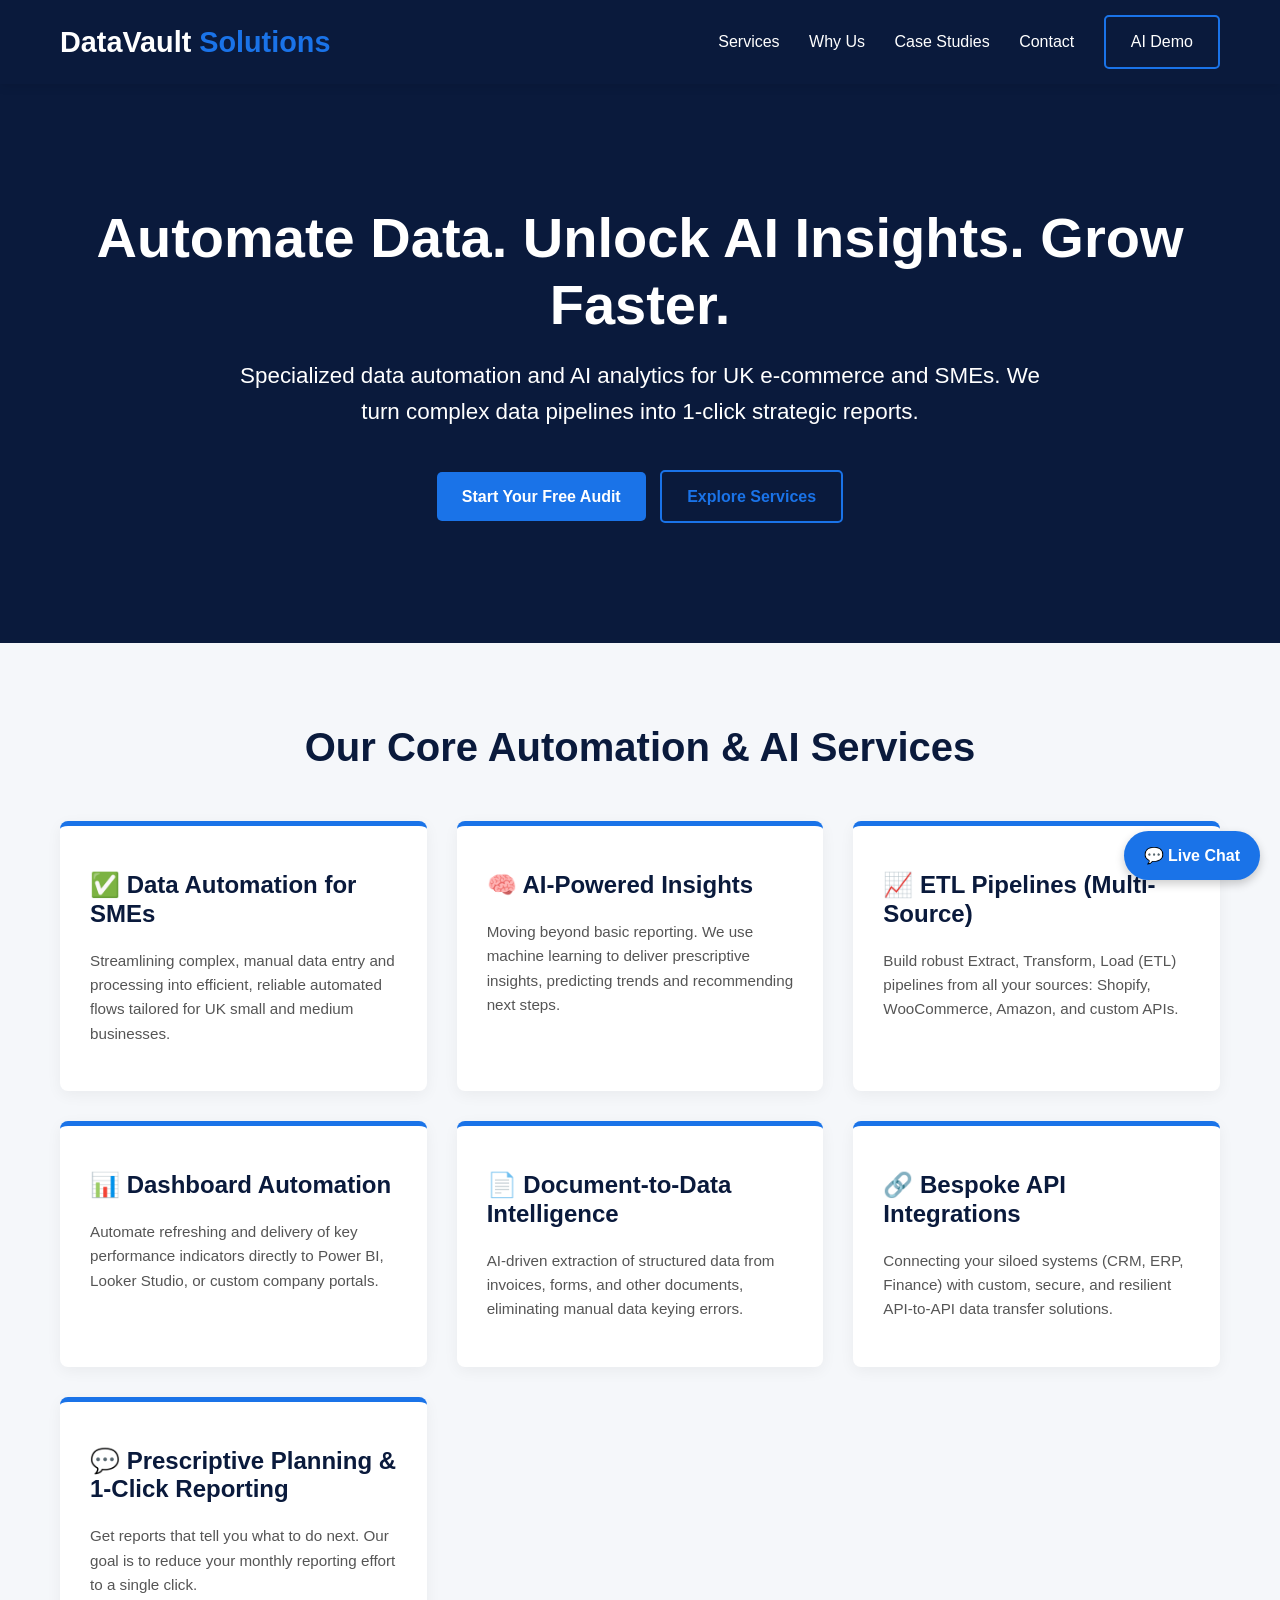
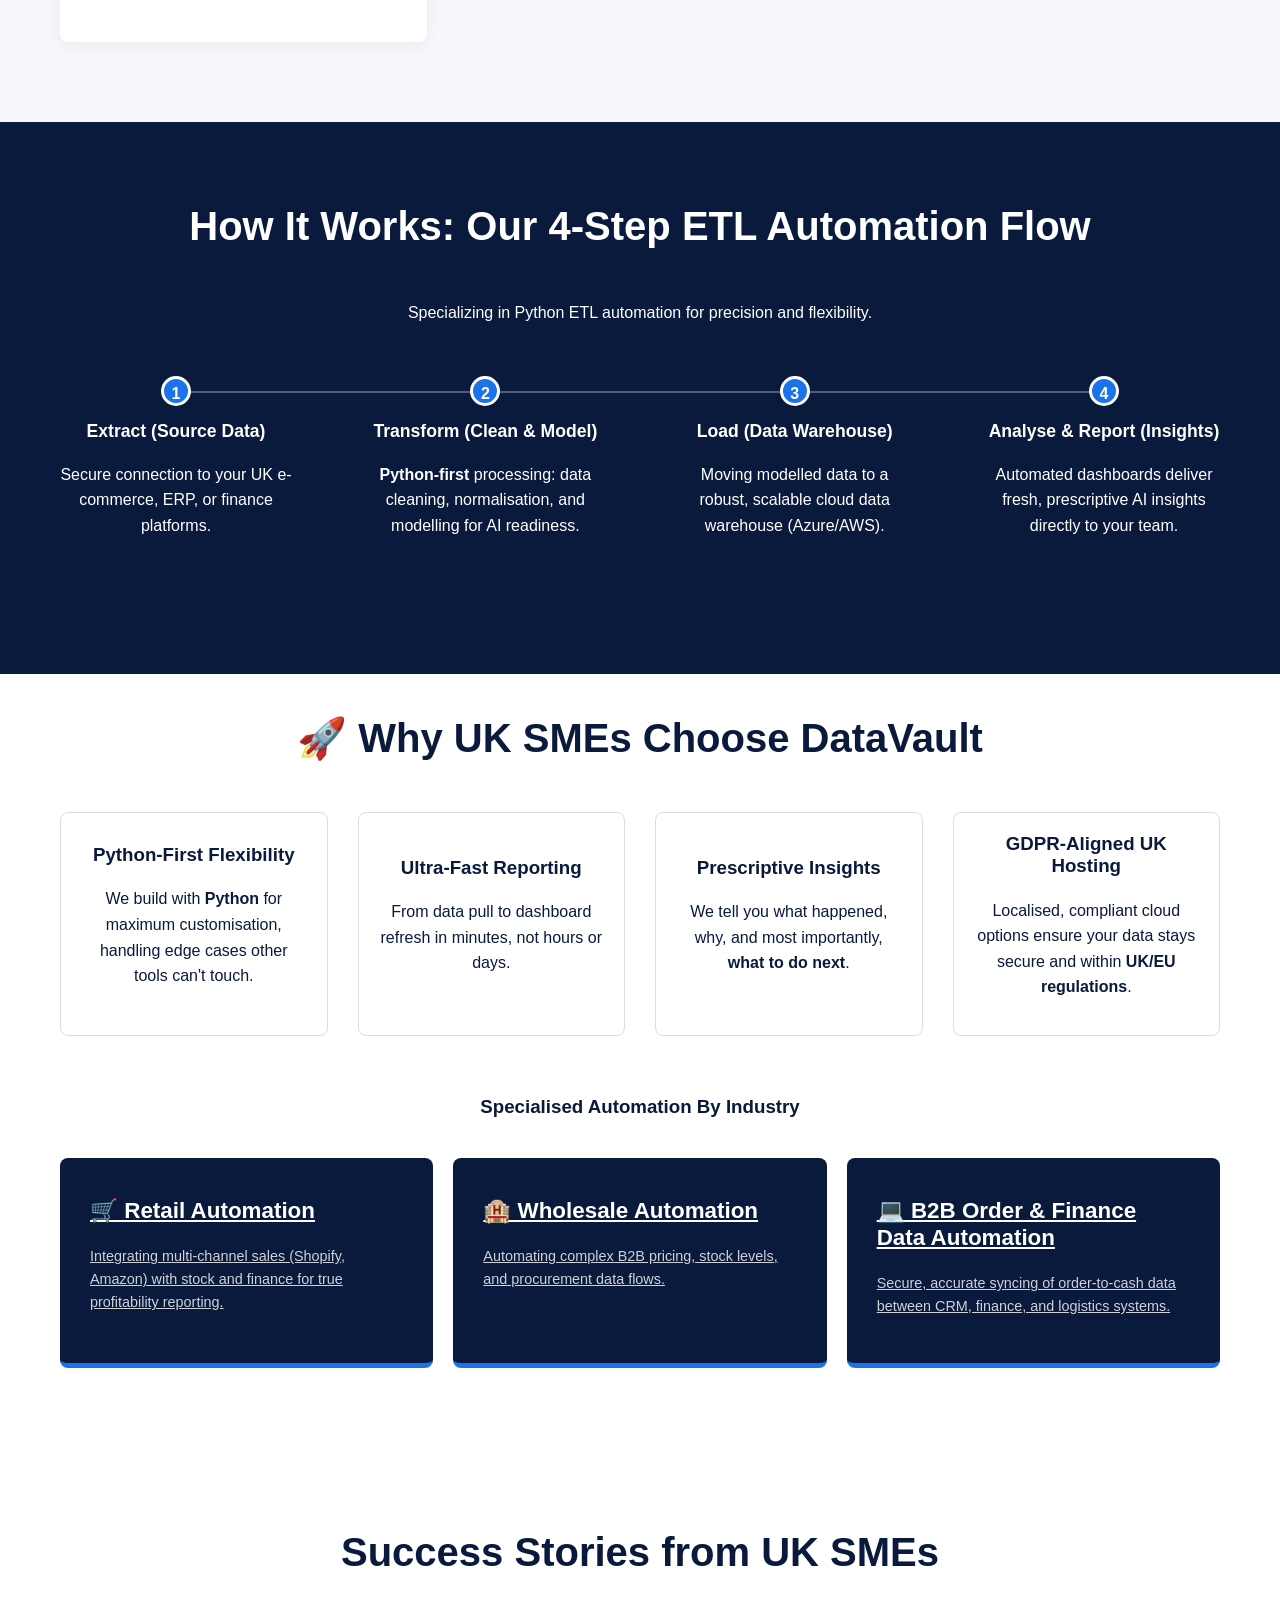
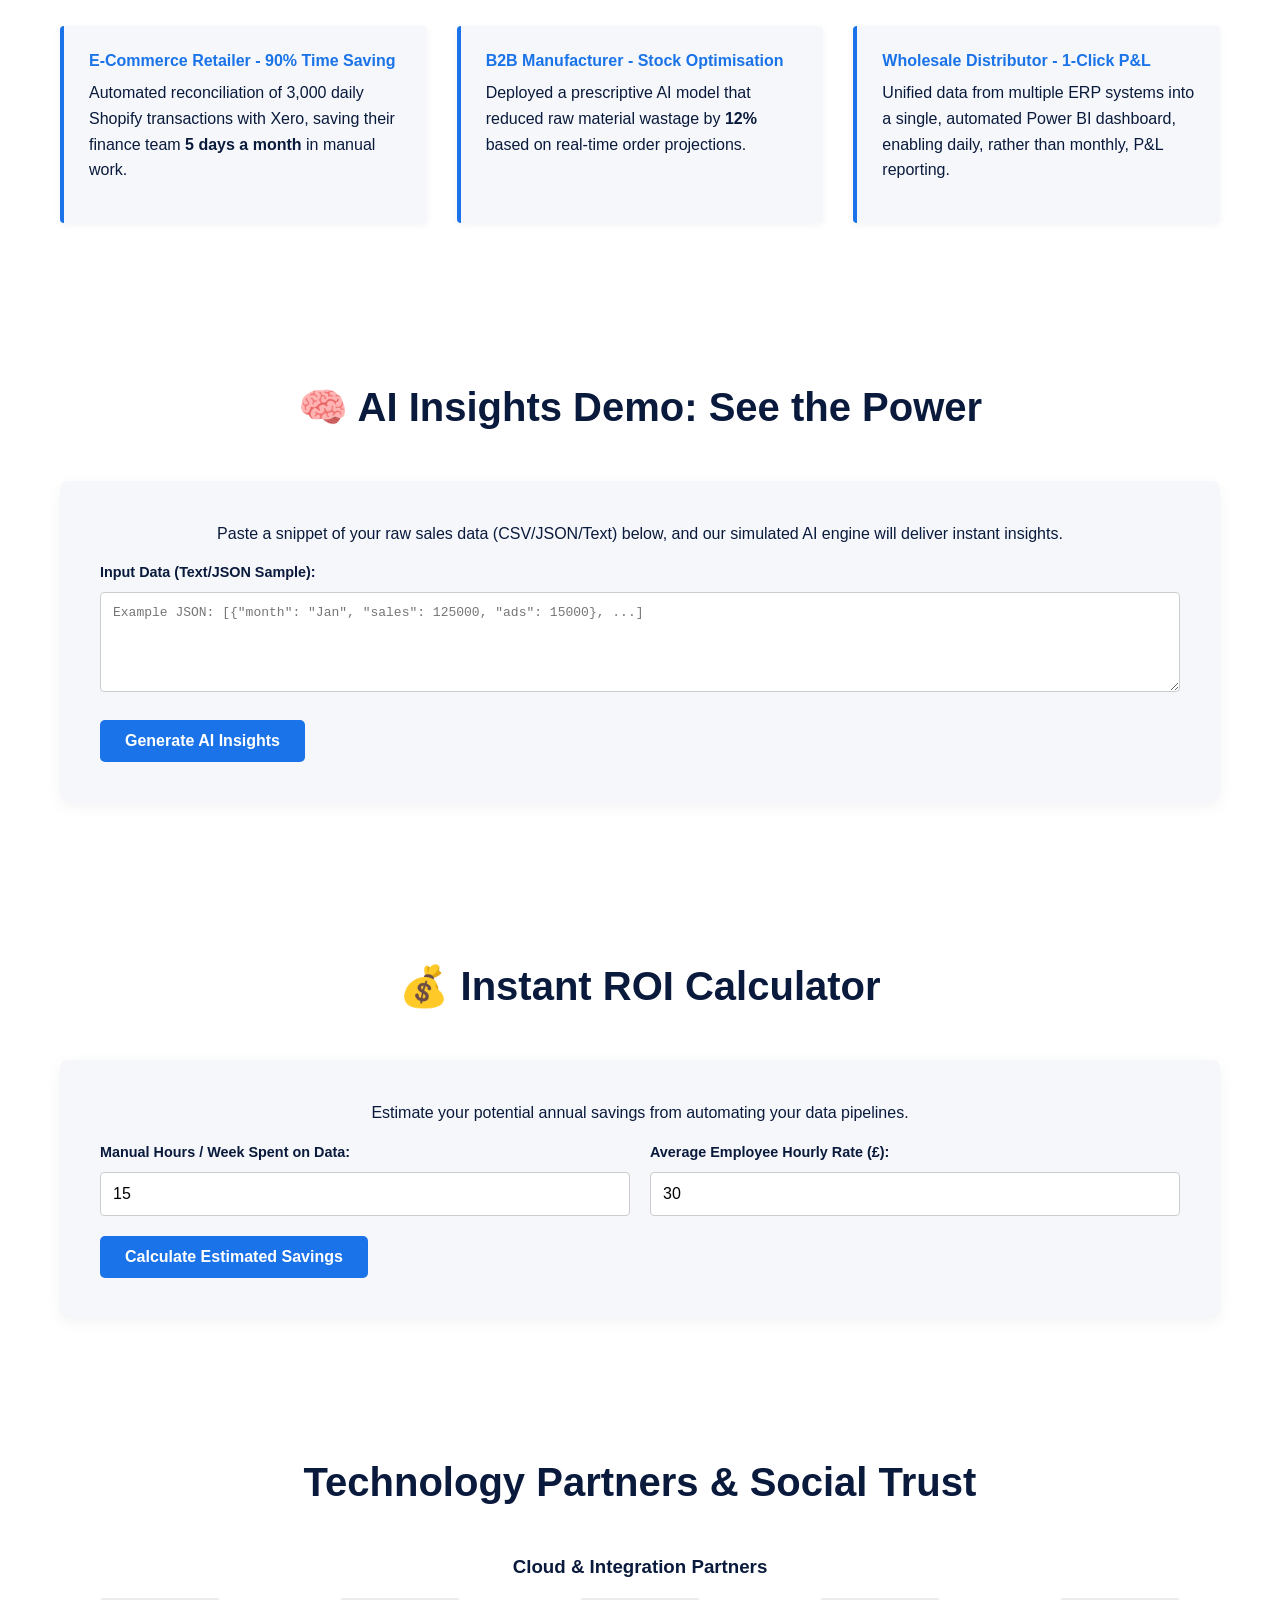
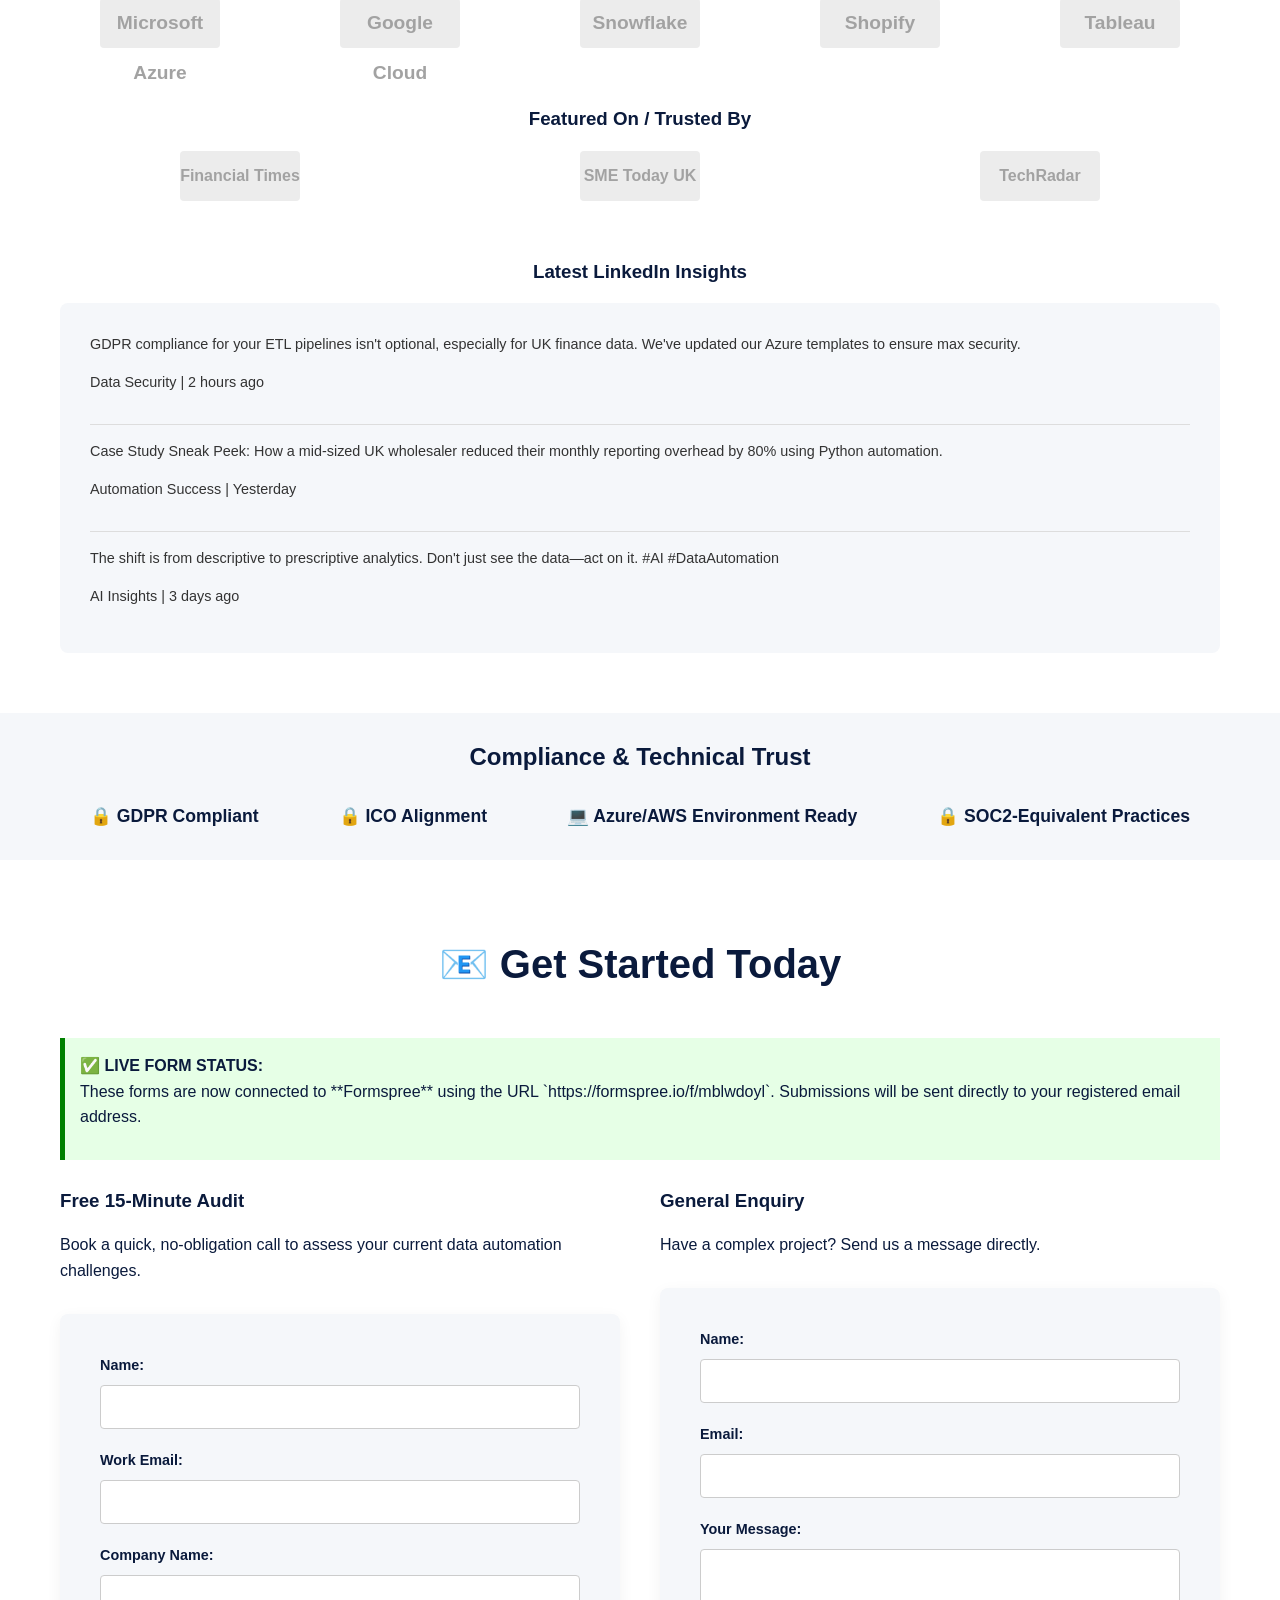
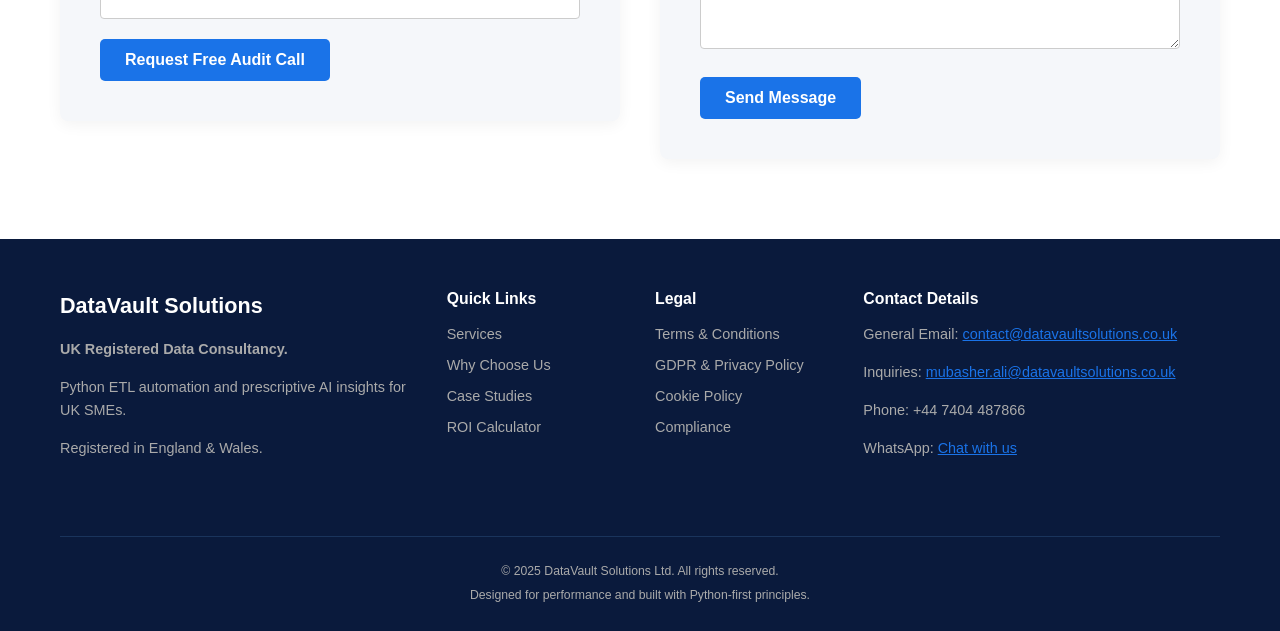
<file: index-gemini.html>
<!DOCTYPE html>
<html lang="en">
<head>
    <meta charset="UTF-8">
    <meta name="viewport" content="width=device-width, initial-scale=1.0">
    <title>DataVault Solutions Ltd | AI-Driven Data Automation for UK SMEs</title>
    <meta name="description" content="Specialized data automation, ETL pipelines, and AI analytics for UK e-commerce and SMEs. Unlock prescriptive insights and growth faster.">
    <link rel="icon" href="data:image/svg+xml,<svg xmlns='http://www.w3.org/2000/svg' viewBox='0 0 100 100'><text y='.9em' font-size='90'>💾</text></svg>">
    <style>
        :root {
            --color-primary: #0A1A3C; /* Deep Blue */
            --color-secondary: #FFFFFF; /* White */
            --color-accent: #1A73E8; /* Blue Accent */
            --color-light-bg: #F5F7FA;
            --font-family: 'Segoe UI', Tahoma, Geneva, Verdana, sans-serif;
            --transition-speed: 0.3s;
        }

        /* Basic Reset and Global Styles */
        * {
            box-sizing: border-box;
            margin: 0;
            padding: 0;
        }

        html {
            scroll-behavior: smooth;
        }

        body {
            font-family: var(--font-family);
            line-height: 1.6;
            color: var(--color-primary);
            background-color: var(--color-secondary);
        }

        .container {
            max-width: 1200px;
            margin: 0 auto;
            padding: 0 20px;
        }

        section {
            padding: 80px 0;
            opacity: 0;
            transform: translateY(20px);
            transition: opacity var(--transition-speed) ease-out, transform var(--transition-speed) ease-out;
        }

        section.in-view {
            opacity: 1;
            transform: translateY(0);
        }
        
        h1, h2, h3, h4 {
            color: var(--color-primary);
            line-height: 1.2;
            margin-bottom: 20px;
        }

        h2 {
            font-size: 2.5em;
            text-align: center;
            margin-bottom: 50px;
        }

        p {
            margin-bottom: 15px;
        }

        /* Utility Classes */
        .text-center { text-align: center; }
        .text-accent { color: var(--color-accent); }

        /* Buttons */
        .btn {
            display: inline-block;
            padding: 12px 25px;
            border-radius: 5px;
            text-decoration: none;
            font-weight: bold;
            transition: background-color var(--transition-speed), transform var(--transition-speed);
            cursor: pointer;
            border: none;
            font-size: 1em;
        }

        .btn-primary {
            background-color: var(--color-accent);
            color: var(--color-secondary);
        }

        .btn-primary:hover {
            background-color: #145CBF;
            transform: translateY(-2px);
        }

        .btn-secondary {
            background-color: transparent;
            color: var(--color-accent);
            border: 2px solid var(--color-accent);
            margin-left: 10px;
        }

        .btn-secondary:hover {
            background-color: var(--color-accent);
            color: var(--color-secondary);
            transform: translateY(-2px);
        }

        /* Header & Navigation */
        .header {
            background-color: var(--color-primary);
            padding: 15px 0;
            position: sticky;
            top: 0;
            z-index: 1000;
            box-shadow: 0 2px 10px rgba(0,0,0,0.1);
        }

        .header .container {
            display: flex;
            justify-content: space-between;
            align-items: center;
        }

        .logo {
            color: var(--color-secondary);
            font-size: 1.8em;
            font-weight: 700;
            text-decoration: none;
        }
        .logo span { color: var(--color-accent); }

        .nav a {
            color: var(--color-secondary);
            text-decoration: none;
            margin-left: 25px;
            font-weight: 500;
            position: relative;
            transition: color var(--transition-speed);
        }

        .nav a::after {
            content: '';
            position: absolute;
            width: 0;
            height: 2px;
            display: block;
            margin-top: 5px;
            right: 0;
            background: var(--color-accent);
            transition: width var(--transition-speed) ease;
        }

        .nav a:hover::after {
            width: 100%;
            left: 0;
            background: var(--color-accent);
        }

        /* Hero Section */
        #hero {
            background-color: var(--color-primary);
            color: var(--color-secondary);
            padding: 120px 0;
            text-align: center;
        }

        #hero h1 {
            font-size: 3.5em;
            margin-bottom: 20px;
            color: var(--color-secondary);
        }

        #hero p {
            font-size: 1.4em;
            margin-bottom: 40px;
            max-width: 800px;
            margin-left: auto;
            margin-right: auto;
        }
        
        /* Services Grid */
        #services {
            background-color: var(--color-light-bg);
        }

        .services-grid {
            display: grid;
            grid-template-columns: repeat(auto-fit, minmax(300px, 1fr));
            gap: 30px;
        }

        .service-card {
            background-color: var(--color-secondary);
            padding: 30px;
            border-radius: 8px;
            box-shadow: 0 4px 15px rgba(0, 0, 0, 0.05);
            transition: transform var(--transition-speed), box-shadow var(--transition-speed);
            border-top: 5px solid var(--color-accent);
        }

        .service-card:hover {
            transform: translateY(-5px);
            box-shadow: 0 8px 25px rgba(0, 0, 0, 0.1);
        }

        .service-card h3 {
            font-size: 1.5em;
            margin-top: 15px;
        }

        .service-card p {
            font-size: 0.95em;
            color: #555;
        }

        /* Why We're Different */
        #difference {
            padding-top: 40px; /* Adjust spacing */
        }
        
        .diff-grid {
            display: flex;
            gap: 30px;
            flex-wrap: wrap;
            justify-content: center;
        }

        .diff-item {
            flex: 1 1 250px;
            padding: 20px;
            background-color: var(--color-secondary);
            border: 1px solid #ddd;
            border-radius: 8px;
            text-align: center;
            min-height: 200px;
            display: flex;
            flex-direction: column;
            justify-content: center;
            align-items: center;
        }
        
        /* Industry Blocks */
        .industry-blocks {
            display: flex;
            gap: 20px;
            margin-top: 40px;
            flex-wrap: wrap;
        }

        .industry-block {
            flex: 1;
            min-width: 300px;
            background-color: var(--color-primary);
            color: var(--color-secondary);
            padding: 30px;
            border-radius: 8px;
            position: relative;
            overflow: hidden;
            border-bottom: 5px solid var(--color-accent);
        }

        .industry-block h3 {
            color: var(--color-secondary);
            margin-top: 10px;
            font-size: 1.4em;
        }

        .industry-block p {
            font-size: 0.9em;
            opacity: 0.8;
        }

        /* Case Studies */
        .case-study-grid {
            display: grid;
            grid-template-columns: repeat(auto-fit, minmax(350px, 1fr));
            gap: 30px;
        }

        .case-study-card {
            background-color: var(--color-light-bg);
            padding: 25px;
            border-left: 4px solid var(--color-accent);
            border-radius: 4px;
            box-shadow: 0 2px 8px rgba(0,0,0,0.05);
        }

        .case-study-card h4 {
            color: var(--color-accent);
            margin-bottom: 10px;
        }

        /* How It Works */
        #how-it-works {
            background-color: var(--color-primary);
            color: var(--color-secondary);
            padding-bottom: 120px;
        }

        #how-it-works h2 {
            color: var(--color-secondary);
        }

        .step-flow {
            display: flex;
            justify-content: space-between;
            align-items: center;
            position: relative;
            text-align: center;
            margin-top: 50px;
        }
        
        .step-flow::before {
            content: '';
            position: absolute;
            top: 15px;
            left: 10%;
            right: 10%;
            height: 2px;
            background: rgba(255, 255, 255, 0.3);
            z-index: 1;
        }

        .step {
            width: 20%;
            position: relative;
            z-index: 2;
        }

        .step-icon {
            width: 30px;
            height: 30px;
            background-color: var(--color-accent);
            color: var(--color-secondary);
            border-radius: 50%;
            line-height: 30px;
            margin: 0 auto 15px;
            font-weight: bold;
            display: block;
            border: 3px solid var(--color-secondary);
        }

        .step h4 {
            color: var(--color-secondary);
            font-size: 1.1em;
        }

        /* Compliance Band */
        #compliance {
            background-color: var(--color-light-bg);
            padding: 30px 0;
            text-align: center;
        }

        .compliance-grid {
            display: flex;
            justify-content: space-around;
            flex-wrap: wrap;
            gap: 20px;
        }

        .compliance-item {
            font-weight: bold;
            color: var(--color-primary);
            font-size: 1.1em;
            display: flex;
            align-items: center;
            gap: 10px;
        }
        
        /* Forms & Interactive Tools */
        .form-section {
            background-color: var(--color-light-bg);
            padding: 40px;
            border-radius: 8px;
            box-shadow: 0 4px 15px rgba(0, 0, 0, 0.05);
            margin-top: 30px;
        }

        form label {
            display: block;
            margin-bottom: 8px;
            font-weight: bold;
            font-size: 0.9em;
        }

        form input[type="text"],
        form input[type="email"],
        form input[type="number"],
        form textarea {
            width: 100%;
            padding: 12px;
            margin-bottom: 20px;
            border: 1px solid #ccc;
            border-radius: 4px;
            font-size: 1em;
        }
        
        form textarea {
            resize: vertical;
            min-height: 100px;
        }

        .form-message {
            margin-top: 15px;
            padding: 10px;
            border-radius: 4px;
            text-align: center;
            font-weight: bold;
            display: none;
        }

        .form-message.success {
            background-color: #d4edda;
            color: #155724;
        }

        .form-message.error {
            background-color: #f8d7da;
            color: #721c24;
        }
        
        /* ROI Calculator */
        #roi-calc-results {
            margin-top: 20px;
            padding: 15px;
            background-color: #e6f0ff;
            border: 1px solid var(--color-accent);
            border-radius: 4px;
            display: none;
        }

        #roi-calc-results p {
            margin: 5px 0;
            font-size: 1.1em;
            font-weight: bold;
        }

        /* AI Insights Demo */
        .ai-output-box {
            background-color: var(--color-secondary);
            border: 2px dashed var(--color-accent);
            padding: 20px;
            border-radius: 8px;
            margin-top: 20px;
            min-height: 200px;
            font-family: monospace;
            white-space: pre-wrap;
            display: none;
        }
        
        /* Social Proof & Partners */
        #social-proof {
            padding: 60px 0;
        }

        .logo-grid {
            display: flex;
            justify-content: space-around;
            align-items: center;
            flex-wrap: wrap;
            gap: 40px;
            margin-bottom: 60px;
        }

        .logo-placeholder {
            width: 120px;
            height: 50px;
            background-color: #e0e0e0;
            line-height: 50px;
            text-align: center;
            font-weight: 600;
            color: #666;
            border-radius: 4px;
            filter: grayscale(100%);
            opacity: 0.6;
            transition: filter var(--transition-speed), opacity var(--transition-speed);
        }

        .logo-placeholder:hover {
            filter: grayscale(0%);
            opacity: 1;
        }

        .linkedin-placeholder {
            background-color: var(--color-light-bg);
            padding: 30px;
            border-radius: 8px;
        }

        .linkedin-post {
            border-bottom: 1px solid #ddd;
            padding-bottom: 15px;
            margin-bottom: 15px;
        }
        
        .linkedin-post:last-child {
            border-bottom: none;
            margin-bottom: 0;
            padding-bottom: 0;
        }

        .linkedin-post p {
            font-size: 0.9em;
            color: #333;
        }
        
        .linkedin-post-meta {
            font-size: 0.8em;
            color: var(--color-accent);
            font-weight: 500;
        }

        /* Footer */
        .footer {
            background-color: var(--color-primary);
            color: #aaa;
            padding: 50px 0 20px;
            font-size: 0.9em;
        }

        .footer .container {
            display: grid;
            grid-template-columns: 2fr 1fr 1fr 2fr;
            gap: 30px;
        }
        
        .footer-logo {
            font-size: 1.5em;
            color: var(--color-secondary);
            font-weight: bold;
            margin-bottom: 15px;
        }

        .footer h4 {
            color: var(--color-secondary);
            margin-bottom: 15px;
            font-size: 1.1em;
        }

        .footer ul {
            list-style: none;
        }

        .footer ul li a {
            color: #aaa;
            text-decoration: none;
            margin-bottom: 8px;
            display: inline-block;
        }

        .footer ul li a:hover {
            color: var(--color-accent);
        }
        
        .footer-bottom {
            grid-column: 1 / -1;
            text-align: center;
            border-top: 1px solid #1A345C;
            padding-top: 20px;
            margin-top: 30px;
        }

        .footer-bottom p {
            font-size: 0.85em;
            margin: 5px 0;
        }
        
        /* Modal (Live Chat Simulation) */
        .modal {
            position: fixed;
            top: 0;
            left: 0;
            width: 100%;
            height: 100%;
            background: rgba(0, 0, 0, 0.5);
            display: none; /* Hidden by default */
            justify-content: center;
            align-items: center;
            z-index: 2000;
        }

        .modal-content {
            background: var(--color-secondary);
            padding: 30px;
            border-radius: 8px;
            width: 90%;
            max-width: 400px;
            box-shadow: 0 5px 15px rgba(0, 0, 0, 0.3);
            position: relative;
            animation: slideIn 0.3s ease-out;
        }
        
        @keyframes slideIn {
            from {
                transform: translateY(-50px);
                opacity: 0;
            }
            to {
                transform: translateY(0);
                opacity: 1;
            }
        }

        .modal-close {
            position: absolute;
            top: 10px;
            right: 15px;
            font-size: 24px;
            cursor: pointer;
            color: #333;
        }
        
        .chat-simulation {
            text-align: center;
        }
        
        /* Responsive adjustments */
        @media (max-width: 768px) {
            .nav { display: none; } /* Simplified navigation for mobile */
            #hero h1 { font-size: 2.5em; }
            #hero p { font-size: 1.1em; }
            h2 { font-size: 2em; }
            .step-flow { flex-direction: column; }
            .step-flow::before { content: none; }
            .step { width: 100%; margin-bottom: 30px; }
            .service-card, .diff-item { min-width: 100%; }
            .footer .container { grid-template-columns: 1fr 1fr; }
        }
    </style>
</head>
<body>

    <header class="header">
        <div class="container">
            <a href="#hero" class="logo">DataVault <span>Solutions</span></a>
            <nav class="nav">
                <a href="#services">Services</a>
                <a href="#difference">Why Us</a>
                <a href="#case-studies">Case Studies</a>
                <a href="#contact">Contact</a>
                <a href="#ai-demo" class="btn btn-secondary">AI Demo</a>
            </nav>
        </div>
    </header>

    <section id="hero" class="in-view">
        <div class="container">
            <h1>Automate Data. Unlock AI Insights. Grow Faster.</h1>
            <p>Specialized data automation and AI analytics for UK e-commerce and SMEs. We turn complex data pipelines into 1-click strategic reports.</p>
            <div>
                <a href="#contact" class="btn btn-primary">Start Your Free Audit</a>
                <a href="#services" class="btn btn-secondary">Explore Services</a>
            </div>
        </div>
    </section>
    
    <section id="services" data-animation="fade-in">
        <div class="container">
            <h2>Our Core Automation & AI Services</h2>
            <div class="services-grid">
                <div class="service-card">
                    <h3>&#9989; Data Automation for SMEs</h3>
                    <p>Streamlining complex, manual data entry and processing into efficient, reliable automated flows tailored for UK small and medium businesses.</p>
                </div>
                <div class="service-card">
                    <h3>&#129504; AI-Powered Insights</h3>
                    <p>Moving beyond basic reporting. We use machine learning to deliver prescriptive insights, predicting trends and recommending next steps.</p>
                </div>
                <div class="service-card">
                    <h3>&#128200; ETL Pipelines (Multi-Source)</h3>
                    <p>Build robust Extract, Transform, Load (ETL) pipelines from all your sources: Shopify, WooCommerce, Amazon, and custom APIs.</p>
                </div>
                <div class="service-card">
                    <h3>&#128202; Dashboard Automation</h3>
                    <p>Automate refreshing and delivery of key performance indicators directly to Power BI, Looker Studio, or custom company portals.</p>
                </div>
                <div class="service-card">
                    <h3>&#128196; Document-to-Data Intelligence</h3>
                    <p>AI-driven extraction of structured data from invoices, forms, and other documents, eliminating manual data keying errors.</p>
                </div>
                <div class="service-card">
                    <h3>&#128279; Bespoke API Integrations</h3>
                    <p>Connecting your siloed systems (CRM, ERP, Finance) with custom, secure, and resilient API-to-API data transfer solutions.</p>
                </div>
                <div class="service-card">
                    <h3>&#128172; Prescriptive Planning & 1-Click Reporting</h3>
                    <p>Get reports that tell you what to do next. Our goal is to reduce your monthly reporting effort to a single click.</p>
                </div>
            </div>
        </div>
    </section>

    <section id="how-it-works" data-animation="fade-in">
        <div class="container">
            <h2>How It Works: Our 4-Step ETL Automation Flow</h2>
            <p class="text-center">Specializing in Python ETL automation for precision and flexibility.</p>
            <div class="step-flow">
                <div class="step">
                    <span class="step-icon">1</span>
                    <h4>Extract (Source Data)</h4>
                    <p>Secure connection to your UK e-commerce, ERP, or finance platforms.</p>
                </div>
                <div class="step">
                    <span class="step-icon">2</span>
                    <h4>Transform (Clean & Model)</h4>
                    <p><strong>Python-first</strong> processing: data cleaning, normalisation, and modelling for AI readiness.</p>
                </div>
                <div class="step">
                    <span class="step-icon">3</span>
                    <h4>Load (Data Warehouse)</h4>
                    <p>Moving modelled data to a robust, scalable cloud data warehouse (Azure/AWS).</p>
                </p>
                </div>
                <div class="step">
                    <span class="step-icon">4</span>
                    <h4>Analyse & Report (Insights)</h4>
                    <p>Automated dashboards deliver fresh, prescriptive AI insights directly to your team.</p>
                </div>
            </div>
        </div>
    </section>
    
    <section id="difference" data-animation="fade-in">
        <div class="container">
            <h2>&#128640; Why UK SMEs Choose DataVault</h2>
            <div class="diff-grid">
                <div class="diff-item">
                    <h3>Python-First Flexibility</h3>
                    <p>We build with <strong>Python</strong> for maximum customisation, handling edge cases other tools can't touch.</p>
                </div>
                <div class="diff-item">
                    <h3>Ultra-Fast Reporting</h3>
                    <p>From data pull to dashboard refresh in minutes, not hours or days.</p>
                </div>
                <div class="diff-item">
                    <h3>Prescriptive Insights</h3>
                    <p>We tell you what happened, why, and most importantly, <strong>what to do next</strong>.</p>
                </div>
                <div class="diff-item">
                    <h3>GDPR-Aligned UK Hosting</h3>
                    <p>Localised, compliant cloud options ensure your data stays secure and within <strong>UK/EU regulations</strong>.</p>
                </div>
            </div>
            
            <div class="text-center" style="margin-top: 60px;">
                <h3>Specialised Automation By Industry</h3>
            </div>
            <div class="industry-blocks">
                <a href="#contact" class="industry-block">
                    <h3>&#128722; Retail Automation</h3>
                    <p>Integrating multi-channel sales (Shopify, Amazon) with stock and finance for true profitability reporting.</p>
                </a>
                <a href="#contact" class="industry-block">
                    <h3>&#127976; Wholesale Automation</h3>
                    <p>Automating complex B2B pricing, stock levels, and procurement data flows.</p>
                </a>
                <a href="#contact" class="industry-block">
                    <h3>&#128187; B2B Order & Finance Data Automation</h3>
                    <p>Secure, accurate syncing of order-to-cash data between CRM, finance, and logistics systems.</p>
                </a>
            </div>
        </div>
    </section>
    
    <section id="case-studies" data-animation="fade-in">
        <div class="container">
            <h2>Success Stories from UK SMEs</h2>
            <div class="case-study-grid">
                <div class="case-study-card">
                    <h4>E-Commerce Retailer - 90% Time Saving</h4>
                    <p>Automated reconciliation of 3,000 daily Shopify transactions with Xero, saving their finance team <strong>5 days a month</strong> in manual work.</p>
                </div>
                <div class="case-study-card">
                    <h4>B2B Manufacturer - Stock Optimisation</h4>
                    <p>Deployed a prescriptive AI model that reduced raw material wastage by <strong>12%</strong> based on real-time order projections.</p>
                </div>
                <div class="case-study-card">
                    <h4>Wholesale Distributor - 1-Click P&L</h4>
                    <p>Unified data from multiple ERP systems into a single, automated Power BI dashboard, enabling daily, rather than monthly, P&L reporting.</p>
                </div>
            </div>
        </div>
    </section>
    
    <section id="ai-demo" data-animation="fade-in">
        <div class="container">
            <h2 class="text-center">&#129504; AI Insights Demo: See the Power</h2>
            <div class="form-section">
                <p class="text-center">Paste a snippet of your raw sales data (CSV/JSON/Text) below, and our simulated AI engine will deliver instant insights.</p>
                <form id="ai-insights-form">
                    <label for="ai-data">Input Data (Text/JSON Sample):</label>
                    <textarea id="ai-data" placeholder='Example JSON: [{"month": "Jan", "sales": 125000, "ads": 15000}, ...]' required></textarea>
                    <button type="submit" class="btn btn-primary">Generate AI Insights</button>
                    <div id="ai-insights-message" class="form-message"></div>
                </form>
                
                <div id="ai-output" class="ai-output-box">
                    </div>
            </div>
        </div>
    </section>

    <section id="roi-calc" data-animation="fade-in">
        <div class="container">
            <h2 class="text-center">&#128176; Instant ROI Calculator</h2>
            <div class="form-section">
                <p class="text-center">Estimate your potential annual savings from automating your data pipelines.</p>
                <form id="roi-calc-form">
                    <div style="display: flex; gap: 20px;">
                        <div style="flex: 1;">
                            <label for="manual-hours">Manual Hours / Week Spent on Data:</label>
                            <input type="number" id="manual-hours" placeholder="e.g., 15 hours" value="15" min="1" required>
                        </div>
                        <div style="flex: 1;">
                            <label for="avg-salary">Average Employee Hourly Rate (£):</label>
                            <input type="number" id="avg-salary" placeholder="e.g., 30" value="30" min="10" required>
                        </div>
                    </div>
                    
                    <button type="submit" class="btn btn-primary">Calculate Estimated Savings</button>
                    
                    <div id="roi-calc-results">
                        </div>
                </form>
            </div>
        </div>
    </section>

    <section id="social-proof" data-animation="fade-in">
        <div class="container">
            <h2 class="text-center">Technology Partners & Social Trust</h2>
            
            <h3 class="text-center">Cloud & Integration Partners</h3>
            <div class="logo-grid">
                <div class="logo-placeholder" style="font-size: 1.2em;">Microsoft Azure</div>
                <div class="logo-placeholder" style="font-size: 1.2em;">Google Cloud</div>
                <div class="logo-placeholder" style="font-size: 1.2em;">Snowflake</div>
                <div class="logo-placeholder" style="font-size: 1.2em;">Shopify</div>
                <div class="logo-placeholder" style="font-size: 1.2em;">Tableau</div>
            </div>
            
            <h3 class="text-center" style="margin-top: 40px;">Featured On / Trusted By</h3>
            <div class="logo-grid">
                <div class="logo-placeholder">Financial Times</div>
                <div class="logo-placeholder">SME Today UK</div>
                <div class="logo-placeholder">TechRadar</div>
            </div>
            
            <h3 class="text-center" style="margin-top: 60px;">Latest LinkedIn Insights</h3>
            <div class="linkedin-placeholder">
                <div id="linkedin-feed">
                    <p class="text-center">Loading insights...</p>
                </div>
            </div>
        </div>
    </section>

    <section id="compliance" data-animation="fade-in">
        <div class="container">
            <h3 style="margin-bottom: 30px; color: var(--color-primary); font-size: 1.5em; text-align: center;">Compliance & Technical Trust</h3>
            <div class="compliance-grid">
                <div class="compliance-item">&#128274; GDPR Compliant</div>
                <div class="compliance-item">&#128274; ICO Alignment</div>
                <div class="compliance-item">&#128187; Azure/AWS Environment Ready</div>
                <div class="compliance-item">&#128274; SOC2-Equivalent Practices</div>
            </div>
        </div>
    </section>

    <section id="contact" data-animation="fade-in">
        <div class="container">
            <h2 class="text-center">&#128231; Get Started Today</h2>

            <blockquote style="margin-bottom: 30px; padding: 15px; border-left: 5px solid green; background-color: #e6ffe6;">
                <strong>&#9989; LIVE FORM STATUS:</strong>
                <p>These forms are now connected to **Formspree** using the URL `https://formspree.io/f/mblwdoyl`. Submissions will be sent directly to your registered email address.</p>
            </blockquote>

            <div style="display: flex; gap: 40px; flex-wrap: wrap;">
                
                <div style="flex: 1; min-width: 300px;">
                    <h3>Free 15-Minute Audit</h3>
                    <p>Book a quick, no-obligation call to assess your current data automation challenges.</p>
                    <div class="form-section">
                        <form id="audit-form" action="https://formspree.io/f/mblwdoyl" method="POST">
                            <label for="audit-name">Name:</label>
                            <input type="text" id="audit-name" name="Name" required>

                            <label for="audit-email">Work Email:</label>
                            <input type="email" id="audit-email" name="Email" required>
                            
                            <label for="audit-company">Company Name:</label>
                            <input type="text" id="audit-company" name="Company_Name">
                            
                            <input type="hidden" name="_subject" value="New Audit Request - DataVault Website">

                            <button type="submit" class="btn btn-primary">Request Free Audit Call</button>
                            <div id="audit-message" class="form-message"></div>
                        </form>
                    </div>
                </div>

                <div style="flex: 1; min-width: 300px;">
                    <h3>General Enquiry</h3>
                    <p>Have a complex project? Send us a message directly.</p>
                    <div class="form-section">
                        <form id="contact-form" action="https://formspree.io/f/mblwdoyl" method="POST">
                            <label for="contact-name">Name:</label>
                            <input type="text" id="contact-name" name="Name" required>

                            <label for="contact-email">Email:</label>
                            <input type="email" id="contact-email" name="Email" required>
                            
                            <label for="contact-message">Your Message:</label>
                            <textarea id="contact-message" name="Message" required></textarea>
                            
                            <input type="hidden" name="_subject" value="New General Enquiry - DataVault Website">

                            <button type="submit" class="btn btn-primary">Send Message</button>
                            <div id="contact-message-status" class="form-message"></div>
                        </form>
                    </div>
                </div>
            </div>
        </div>
    </section>
    
    <button class="btn btn-primary" id="live-chat-button" style="position: fixed; bottom: 20px; right: 20px; z-index: 1000; padding: 15px 20px; border-radius: 50px; box-shadow: 0 4px 10px rgba(0, 0, 0, 0.2);">
        &#128172; Live Chat
    </button>
    
    <div id="live-chat-modal" class="modal">
        <div class="modal-content">
            <span class="modal-close" id="close-modal">&times;</span>
            <div class="chat-simulation">
                <h3>Start a Conversation</h3>
                <p style="color: #666;">Simulated Chat: An expert will be with you in a moment.</p>
                <div style="background: #eee; padding: 15px; border-radius: 5px; text-align: left; margin-top: 15px;">
                    <p><strong>System:</strong> Welcome to DataVault Solutions. How can we help you automate your data today?</p>
                </div>
                <textarea placeholder="Type your message..." style="width: 100%; margin-top: 10px; padding: 10px; border: 1px solid #ccc; border-radius: 4px;"></textarea>
                <button class="btn btn-primary" style="width: 100%; margin-top: 10px;">Send</button>
            </div>
        </div>
    </div>

    <footer class="footer">
        <div class="container">
            <div>
                <div class="footer-logo">DataVault <span>Solutions</span></div>
                <p><strong>UK Registered Data Consultancy.</strong></p>
                <p>Python ETL automation and prescriptive AI insights for UK SMEs.</p>
                <p style="margin-top: 10px;">Registered in England & Wales.</p>
            </div>
            
            <div>
                <h4>Quick Links</h4>
                <ul>
                    <li><a href="#services">Services</a></li>
                    <li><a href="#difference">Why Choose Us</a></li>
                    <li><a href="#case-studies">Case Studies</a></li>
                    <li><a href="#roi-calc">ROI Calculator</a></li>
                </ul>
            </div>
            
            <div>
                <h4>Legal</h4>
                <ul>
                    <li><a href="#">Terms & Conditions</a></li>
                    <li><a href="#">GDPR & Privacy Policy</a></li>
                    <li><a href="#">Cookie Policy</a></li>
                    <li><a href="#compliance">Compliance</a></li>
                </ul>
            </div>
            
            <div>
                <h4>Contact Details</h4>
                <p>General Email: <a href="mailto:contact@datavaultsolutions.co.uk" style="color: var(--color-accent);">contact@datavaultsolutions.co.uk</a></p>
                <p>Inquiries: <a href="mailto:mubasher.ali@datavaultsolutions.co.uk" style="color: var(--color-accent);">mubasher.ali@datavaultsolutions.co.uk</a></p>
                <p>Phone: +44 7404 487866</p>
                <p>WhatsApp: <a href="https://wa.me/447404487866" target="_blank" style="color: var(--color-accent);">Chat with us</a></p>
            </div>
            
            <div class="footer-bottom">
                <p>&copy; 2025 DataVault Solutions Ltd. All rights reserved.</p>
                <p>Designed for performance and built with Python-first principles.</p>
            </div>
        </div>
    </footer>

    <script>
        // --- NOTE: Contact/Audit form submission handlers removed. Formspree handles submission directly. ---

        // --- Simulated Backend API Function (Only used for ROI and AI Demo) ---
        function simulateAPI(endpoint, payload) {
            console.log(`API Call to ${endpoint}`, payload);
            return new Promise(resolve => {
                setTimeout(() => {
                    let response = { status: "success", endpoint, payload };
                    
                    if (endpoint === '/api/roi-calc') {
                        const { manualHours, avgSalary } = payload;
                        const weeklySavings = manualHours * avgSalary;
                        const annualSavings = weeklySavings * 52; // Assuming 52 working weeks
                        response.savings = annualSavings;
                    } else if (endpoint === '/api/ai-insights') {
                        response.insights = {
                            key_trends: ["Q4 sales data shows a strong correlation between ad spend and conversions.", "Mobile traffic increased by 18% but conversion rate dropped, indicating a UX issue."],
                            anomalies: ["Unusual spike in returns for Product X last Tuesday.", "Marketing spend was over budget by 20% in the last month."],
                            recommended_actions: ["Investigate the returns spike for Product X immediately.", "A/B test a new mobile checkout flow to address conversion drop.", "Re-allocate 5% of the over-spent marketing budget to high-performing channels."]
                        };
                    }

                    resolve(response);
                }, 600); // 600ms latency simulation
            });
        }

        // --- ROI Calculator ---
        document.getElementById('roi-calc-form').addEventListener('submit', async function(e) {
            e.preventDefault();
            const form = e.target;
            const resultsDiv = document.getElementById('roi-calc-results');
            const manualHours = parseFloat(form['manual-hours'].value);
            const avgSalary = parseFloat(form['avg-salary'].value);
            
            if (isNaN(manualHours) || isNaN(avgSalary) || manualHours <= 0 || avgSalary <= 0) {
                resultsDiv.innerHTML = '<p style="color: red;">Please enter valid numbers.</p>';
                resultsDiv.style.display = 'block';
                return;
            }

            const payload = { manualHours, avgSalary };
            
            resultsDiv.innerHTML = '<p>Calculating...</p>';
            resultsDiv.style.display = 'block';

            const result = await simulateAPI('/api/roi-calc', payload);
            const annualSavings = result.savings.toLocaleString('en-GB', { style: 'currency', currency: 'GBP', minimumFractionDigits: 0 });

            resultsDiv.innerHTML = `
                <p>&#128176; <strong>Estimated Annual Cost Savings:</strong> <span class="text-accent">${annualSavings}</span></p>
                <p>This is the labour cost saved by automating ${manualHours} manual hours per week.</p>
            `;
        });
        
        // --- AI Insights Demo ---
        document.getElementById('ai-insights-form').addEventListener('submit', async function(e) {
            e.preventDefault();
            const form = e.target;
            const statusDiv = document.getElementById('ai-insights-message');
            const outputBox = document.getElementById('ai-output');
            const dataInput = form['ai-data'].value.trim();

            if (!dataInput) {
                statusDiv.textContent = 'Please provide some sample data.';
                statusDiv.className = 'form-message error';
                statusDiv.style.display = 'block';
                outputBox.style.display = 'none';
                return;
            }

            const payload = { input_data: dataInput };
            
            statusDiv.textContent = 'Generating insights...';
            statusDiv.className = 'form-message success';
            statusDiv.style.display = 'block';
            outputBox.style.display = 'none';
            outputBox.textContent = '';

            const result = await simulateAPI('/api/ai-insights', payload);
            
            let output = 'AI INSIGHTS REPORT:\n\n';
            
            output += '--- Key Trends ---\n';
            result.insights.key_trends.forEach(t => output += `* ${t}\n`);
            
            output += '\n--- Anomalies Detected ---\n';
            result.insights.anomalies.forEach(a => output += `* ${a}\n`);
            
            output += '\n--- Recommended Actions (Prescriptive) ---\n';
            result.insights.recommended_actions.forEach(r => output += `* ${r}\n`);
            
            outputBox.textContent = output;
            outputBox.style.display = 'block';
            statusDiv.textContent = 'Analysis Complete.';
        });


        // --- Live Chat Modal Logic ---
        const chatButton = document.getElementById('live-chat-button');
        const chatModal = document.getElementById('live-chat-modal');
        const closeModal = document.getElementById('close-modal');

        chatButton.addEventListener('click', () => {
            chatModal.style.display = 'flex';
        });

        closeModal.addEventListener('click', () => {
            chatModal.style.display = 'none';
        });

        // Close modal if user clicks outside of it
        window.addEventListener('click', (event) => {
            if (event.target === chatModal) {
                chatModal.style.display = 'none';
            }
        });

        // --- Dynamic Content & SEO ---
        function loadLinkedInFeed() {
            const feedDiv = document.getElementById('linkedin-feed');
            
            const posts = [
                { text: "GDPR compliance for your ETL pipelines isn't optional, especially for UK finance data. We've updated our Azure templates to ensure max security.", meta: "Data Security | 2 hours ago" },
                { text: "Case Study Sneak Peek: How a mid-sized UK wholesaler reduced their monthly reporting overhead by 80% using Python automation.", meta: "Automation Success | Yesterday" },
                { text: "The shift is from descriptive to prescriptive analytics. Don't just see the data—act on it. #AI #DataAutomation", meta: "AI Insights | 3 days ago" }
            ];

            feedDiv.innerHTML = posts.map(post => `
                <div class="linkedin-post">
                    <p>${post.text}</p>
                    <p class="linkedin-post-meta">${post.meta}</p>
                </div>
            `).join('');
        }
        
        // --- Scroll Animation (Intersection Observer) ---
        function setupIntersectionObserver() {
            const sections = document.querySelectorAll('section');
            
            const observerOptions = {
                root: null,
                rootMargin: '0px',
                threshold: 0.1 // Trigger when 10% of the section is visible
            };

            const observer = new IntersectionObserver((entries, observer) => {
                entries.forEach(entry => {
                    if (entry.isIntersecting) {
                        entry.target.classList.add('in-view');
                        // Optional: stop observing once it's visible
                        // observer.unobserve(entry.target); 
                    } else {
                        // Optional: remove class when not visible
                        // entry.target.classList.remove('in-view'); 
                    }
                });
            }, observerOptions);

            sections.forEach(section => {
                // Skip the hero section as it's visible by default
                if (section.id !== 'hero') { 
                    observer.observe(section);
                }
            });
        }
        
        // --- Formspree Status Handling (Optional, but useful for user experience) ---
        // This checks the URL for Formspree success/error query parameters after submission.
        document.addEventListener('DOMContentLoaded', () => {
            loadLinkedInFeed();
            setupIntersectionObserver();
            
            const urlParams = new URLSearchParams(window.location.search);
            const status = urlParams.get('status');

            if (status === 'success') {
                const targetFormId = urlParams.get('form') === 'audit' ? 'audit-message' : 'contact-message-status';
                const messageDiv = document.getElementById(targetFormId);
                if (messageDiv) {
                    messageDiv.textContent = 'Success! Your message was delivered. We will be in touch shortly.';
                    messageDiv.className = 'form-message success';
                    messageDiv.style.display = 'block';
                }
            } else if (status === 'error') {
                const targetFormId = urlParams.get('form') === 'audit' ? 'audit-message' : 'contact-message-status';
                const messageDiv = document.getElementById(targetFormId);
                if (messageDiv) {
                    messageDiv.textContent = 'Error: The submission failed. Please check your inputs and try again.';
                    messageDiv.className = 'form-message error';
                    messageDiv.style.display = 'block';
                }
            }
        });
        
    </script>
</body>
</html>
</file>
<file: assets/css/site.css>
:root{--ink:#081724;--ink-2:#102534;--paper:#f4f7f5;--white:#fff;--text:#21323a;--muted:#62737a;--line:#d9e2df;--mint:#18b879;--mint-dark:#087f54;--pale:#e7f5ee;--warm:#f2ede4;--radius:16px;--shadow:0 18px 55px rgba(8,23,36,.10)}*{box-sizing:border-box}html{scroll-behavior:smooth}body{margin:0;font-family:Inter,Arial,sans-serif;color:var(--text);background:var(--paper);line-height:1.6}h1,h2,h3{font-family:"Space Grotesk",Arial,sans-serif;line-height:1.08;letter-spacing:-.035em;margin:0;color:var(--ink)}h1{font-size:clamp(2.8rem,6vw,5.2rem)}h2{font-size:clamp(2rem,4vw,3.35rem)}h3{font-size:1.35rem}p{margin:0 0 1rem}a{color:inherit}.wrap{width:min(1160px,calc(100% - 40px));margin:auto}.skip{position:absolute;left:-999px}.skip:focus{left:16px;top:16px;z-index:100;background:#fff;padding:10px}.site-header{background:rgba(244,247,245,.94);backdrop-filter:blur(14px);border-bottom:1px solid var(--line);position:sticky;top:0;z-index:10}.nav{min-height:76px;display:flex;align-items:center;justify-content:space-between;gap:24px}.brand{font:700 1.25rem "Space Grotesk",sans-serif;text-decoration:none;color:var(--ink);letter-spacing:-.04em}.brand i{font-style:normal;color:var(--mint)}.nav-links{display:flex;align-items:center;gap:23px;font-size:.88rem;font-weight:600}.nav-links a{text-decoration:none}.nav-links a:not(.button):hover{color:var(--mint-dark)}.button{display:inline-flex;justify-content:center;align-items:center;gap:8px;border:1px solid transparent;border-radius:7px;padding:12px 18px;text-decoration:none;font-weight:700;font-size:.9rem;transition:.2s}.button:hover{transform:translateY(-2px)}.button.primary{background:var(--mint);color:#062317}.button.primary:hover{box-shadow:0 8px 22px rgba(24,184,121,.24)}.button.secondary{border-color:#adbbb6;color:var(--ink);background:transparent}.eyebrow{font-size:.74rem;font-weight:800;letter-spacing:.12em;text-transform:uppercase;color:var(--mint-dark);margin-bottom:18px}.lead{font-size:1.1rem;color:var(--muted);max-width:650px}.hero{padding:108px 0 80px;background:var(--ink);color:#dce7e2;overflow:hidden}.hero h1{color:#fff;max-width:790px}.hero .lead{color:#b8cac3;margin-top:25px}.hero-inner{position:relative}.hero-actions{display:flex;gap:12px;flex-wrap:wrap;margin-top:32px}.hero .secondary{color:#fff;border-color:#5b7279}.hero-grid{display:grid;grid-template-columns:1.15fr .85fr;gap:60px;align-items:center}.hero-panel{border:1px solid #36525a;background:#0c2230;border-radius:var(--radius);padding:22px;box-shadow:var(--shadow)}.panel-title{font-size:.73rem;letter-spacing:.1em;text-transform:uppercase;color:#99b5ad;margin-bottom:20px}.chart{height:180px;display:flex;gap:15px;align-items:end;border-bottom:1px solid #45616a;padding:0 7px}.chart span{flex:1;background:linear-gradient(#31cd91,#0e8c61);border-radius:5px 5px 0 0}.chart span:nth-child(2){height:44%}.chart span:nth-child(3){height:65%}.chart span:nth-child(4){height:54%}.chart span:nth-child(5){height:84%}.chart span:nth-child(6){height:74%}.chart span:nth-child(7){height:96%}.signal{margin-top:17px;display:flex;align-items:center;gap:8px;font-size:.83rem;color:#b8cac3}.signal b{display:block;width:8px;height:8px;background:#35d69a;border-radius:50%}section{padding:94px 0}.section-head{display:flex;justify-content:space-between;align-items:end;gap:24px;margin-bottom:42px}.section-head .lead{max-width:490px}.trust{background:#e2ebe7;border-block:1px solid #ccd9d4}.trust-inner{padding:20px 0;display:flex;gap:40px;flex-wrap:wrap;font-size:.88rem;color:#42555b}.trust b{color:var(--ink)}.grid-2{display:grid;grid-template-columns:repeat(2,1fr);gap:22px}.card{background:var(--white);border:1px solid var(--line);border-radius:var(--radius);padding:34px;box-shadow:0 5px 20px rgba(10,30,35,.03)}.card .number{font-size:.74rem;color:var(--mint-dark);font-weight:800;letter-spacing:.1em}.card p{color:var(--muted)}.card ul,.content ul{padding-left:19px;color:var(--muted);font-size:.94rem}.card li+li,.content li+li{margin-top:6px}.link-arrow{font-weight:800;text-decoration:none;color:var(--mint-dark)}.problem{background:var(--ink);color:#fff}.problem h2{color:#fff}.problem .lead{color:#b8cac3}.problem-card{border:1px solid #34505a;border-radius:var(--radius);padding:30px;background:#0d2230}.problem-card h3{color:#fff}.problem-card p{color:#a9c0b9}.tag-list{display:flex;gap:8px;flex-wrap:wrap;margin:22px 0}.tag{font-size:.75rem;background:var(--pale);color:#176346;padding:4px 9px;border-radius:20px;font-weight:700}.service-detail{border-top:1px solid var(--line);padding-top:18px;margin-top:18px}.service-detail b{display:block;font-size:.75rem;text-transform:uppercase;letter-spacing:.08em;color:#58706e;margin-bottom:5px}.service-detail span{font-size:.92rem;color:var(--text)}.architecture{background:var(--warm)}.architecture-flow{display:grid;grid-template-columns:repeat(4,1fr);gap:12px}.architecture-flow div{background:#fff;border:1px solid #ddd8cf;border-radius:10px;padding:18px;font-size:.9rem;font-weight:700;color:var(--ink)}.architecture-flow small{display:block;font-weight:400;color:var(--muted);margin-top:5px}.process{counter-reset:step}.steps{display:grid;grid-template-columns:repeat(4,1fr);gap:14px}.step{border-top:2px solid var(--mint);padding:18px 8px 0}.step:before{counter-increment:step;content:"0" counter(step);font:700 1.9rem "Space Grotesk";color:#b2c4be}.step h3{font-size:1rem;margin:8px 0}.step p{font-size:.86rem;color:var(--muted)}.proof{background:#fff}.notice{font-size:.8rem;color:#58706e;border-left:3px solid var(--mint);padding-left:12px}.callout{background:var(--mint);padding:58px;border-radius:var(--radius);display:flex;justify-content:space-between;align-items:center;gap:30px}.callout h2{max-width:680px}.callout p{max-width:610px;color:#16412f;margin:12px 0 0}.callout .button{background:var(--ink);color:#fff;white-space:nowrap}.about{display:grid;grid-template-columns:.75fr 1.25fr;gap:72px}.about-mark{background:var(--ink);border-radius:var(--radius);padding:32px;color:#b8cac3;min-height:280px;display:flex;flex-direction:column;justify-content:end}.about-mark strong{font:700 2.4rem "Space Grotesk";line-height:1;color:#fff}.credentials{display:grid;grid-template-columns:1fr 1fr;gap:12px;margin:22px 0}.credentials div{background:var(--pale);padding:15px;border-radius:8px;font-size:.84rem;font-weight:700;color:#17533d}.faq{display:grid;grid-template-columns:repeat(2,1fr);gap:12px}.faq details{background:#fff;border:1px solid var(--line);border-radius:8px;padding:17px}.faq summary{font-weight:750;cursor:pointer;color:var(--ink)}.faq p{font-size:.9rem;color:var(--muted);padding-top:12px;margin:0}.contact{background:var(--ink);color:#fff}.contact h2{color:#fff}.contact .lead{color:#b8cac3}.contact-grid{display:grid;grid-template-columns:1fr 1fr;gap:70px}.contact a:not(.button){color:#b7d8cb}.contact-form label{display:block;font-size:.8rem;font-weight:700;margin:15px 0 6px}.contact-form input,.contact-form select,.contact-form textarea{width:100%;font:inherit;padding:12px;border-radius:6px;border:1px solid #527076;background:#102a38;color:#fff}.contact-form textarea{min-height:110px}.site-footer{background:#06121c;color:#9db2ac;padding:32px 0;font-size:.8rem}.footer-inner{display:flex;justify-content:space-between;gap:20px;flex-wrap:wrap}.page-hero{padding:86px 0 70px;background:var(--ink)}.page-hero h1{color:#fff;max-width:800px}.page-hero .lead{color:#b8cac3;margin-top:22px}.content{max-width:780px}.content h2{margin:58px 0 16px;font-size:2.1rem}.content h3{margin:30px 0 10px}.content p{color:var(--muted)}.metric-grid{display:grid;grid-template-columns:repeat(3,1fr);gap:12px}.metric-grid div{background:var(--pale);padding:20px;border-radius:10px;color:#174c38;font-weight:700}.metric-grid span{display:block;font-size:.82rem;font-weight:500;color:#507068;margin-top:5px}.audit-grid{display:grid;grid-template-columns:repeat(4,1fr);gap:10px}.audit-grid div{background:var(--white);padding:18px;border:1px solid var(--line);border-radius:8px;font-size:.8rem;font-weight:800;letter-spacing:.05em;color:var(--ink)}
@media(max-width:800px){.nav-links{display:none}.hero-grid,.grid-2,.about,.contact-grid{grid-template-columns:1fr}.hero{padding:72px 0 55px}.section-head{display:block}.section-head .lead{margin-top:14px}.architecture-flow,.steps{grid-template-columns:repeat(2,1fr)}.audit-grid{grid-template-columns:repeat(2,1fr)}.callout{padding:30px;display:block}.callout .button{margin-top:20px}.faq{grid-template-columns:1fr}.credentials{grid-template-columns:1fr}section{padding:58px 0}}@media(max-width:480px){.wrap{width:min(100% - 32px,1160px)}.architecture-flow,.steps,.metric-grid{grid-template-columns:1fr}.card{padding:24px}.hero-actions .button{width:100%}}
.hero{padding:92px 0 68px}.hero-grid{gap:48px}.hero-panel{padding:0;overflow:hidden}.hero-panel .panel-title{margin:0;padding:15px 18px;border-bottom:1px solid #36525a;background:#0a1d29}.chart{height:130px;padding:0 18px;gap:10px;margin:0 0 0;border:0}.signal{margin:0;padding:14px 18px;border-top:1px solid #36525a;background:#0b2030}.trust-inner{justify-content:space-between;gap:20px}.trust{font-size:.82rem}section{padding:78px 0}.card{padding:28px}.about{grid-template-columns:1fr;gap:24px}.about-mark{display:none}.credentials{max-width:720px}.whatsapp-float{position:fixed;right:20px;bottom:20px;z-index:20;background:#25d366!important;color:#062317!important;border:0!important;border-radius:999px!important;box-shadow:0 12px 30px rgba(0,0,0,.24)}.whatsapp-float:before{content:'◉';font-size:.72rem}.company-about{max-width:820px}.company-about .lead{max-width:720px}.company-pillars{display:grid;grid-template-columns:repeat(3,1fr);gap:12px;margin-top:24px}.company-pillars div{background:var(--white);border:1px solid var(--line);border-radius:10px;padding:16px;font-size:.86rem;font-weight:750;color:var(--ink)}.company-pillars small{display:block;color:var(--muted);font-weight:500;margin-top:5px;line-height:1.45}@media(max-width:800px){.company-pillars{grid-template-columns:1fr}.whatsapp-float{right:14px;bottom:14px}}@media(max-width:480px){.whatsapp-float{padding:12px 15px;font-size:.82rem}}
</file>
